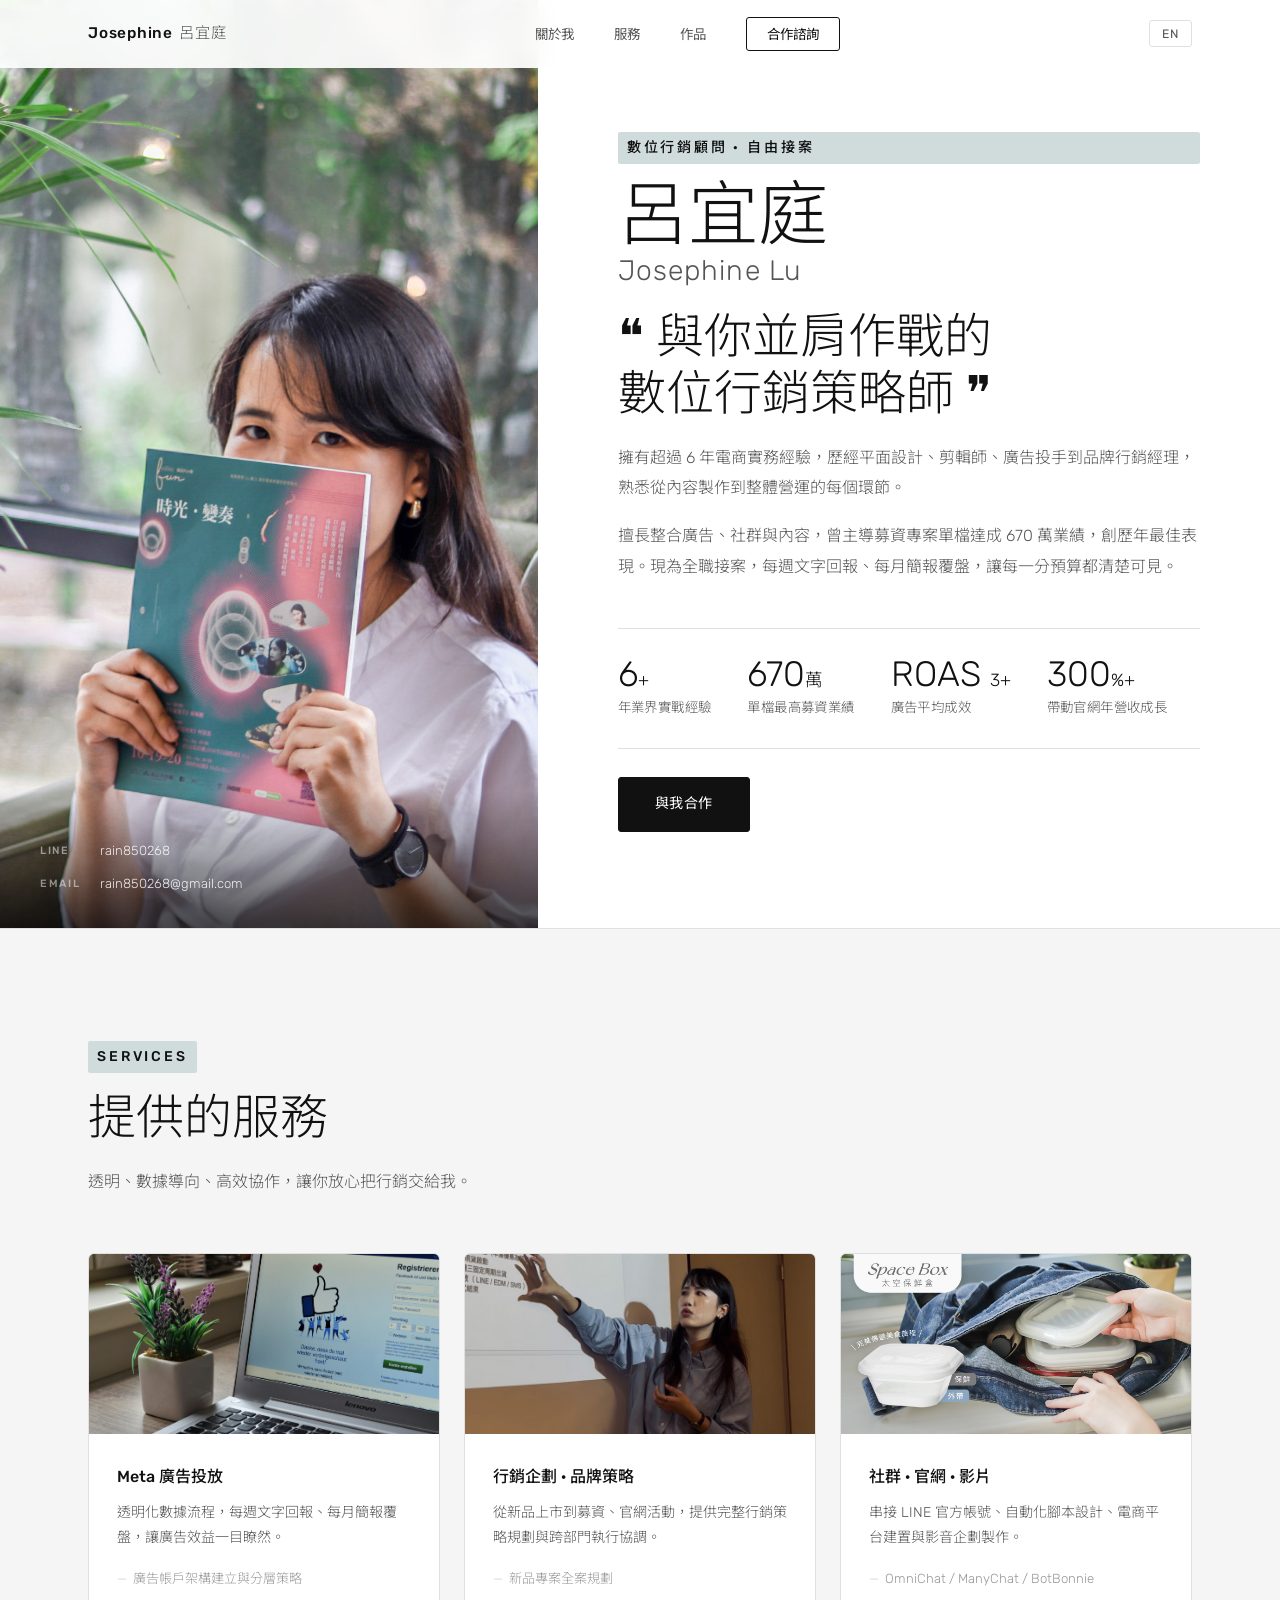
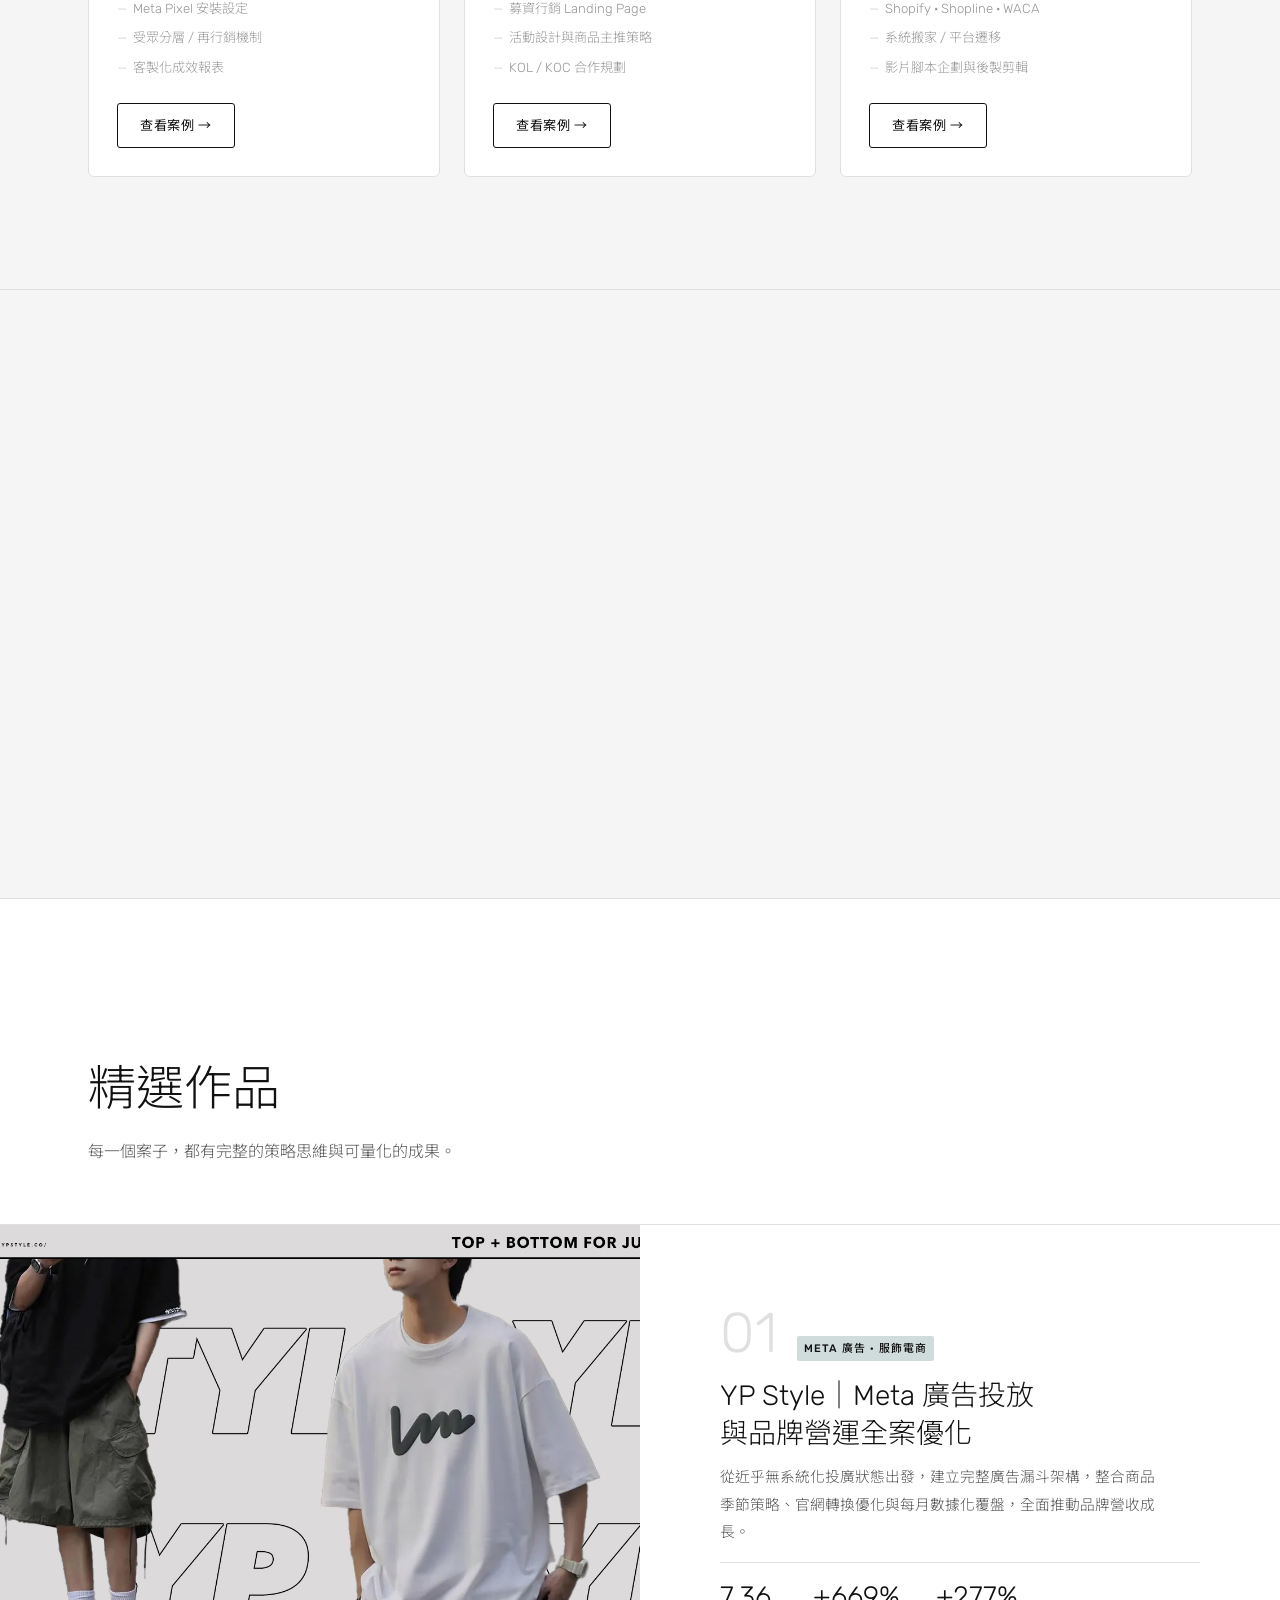
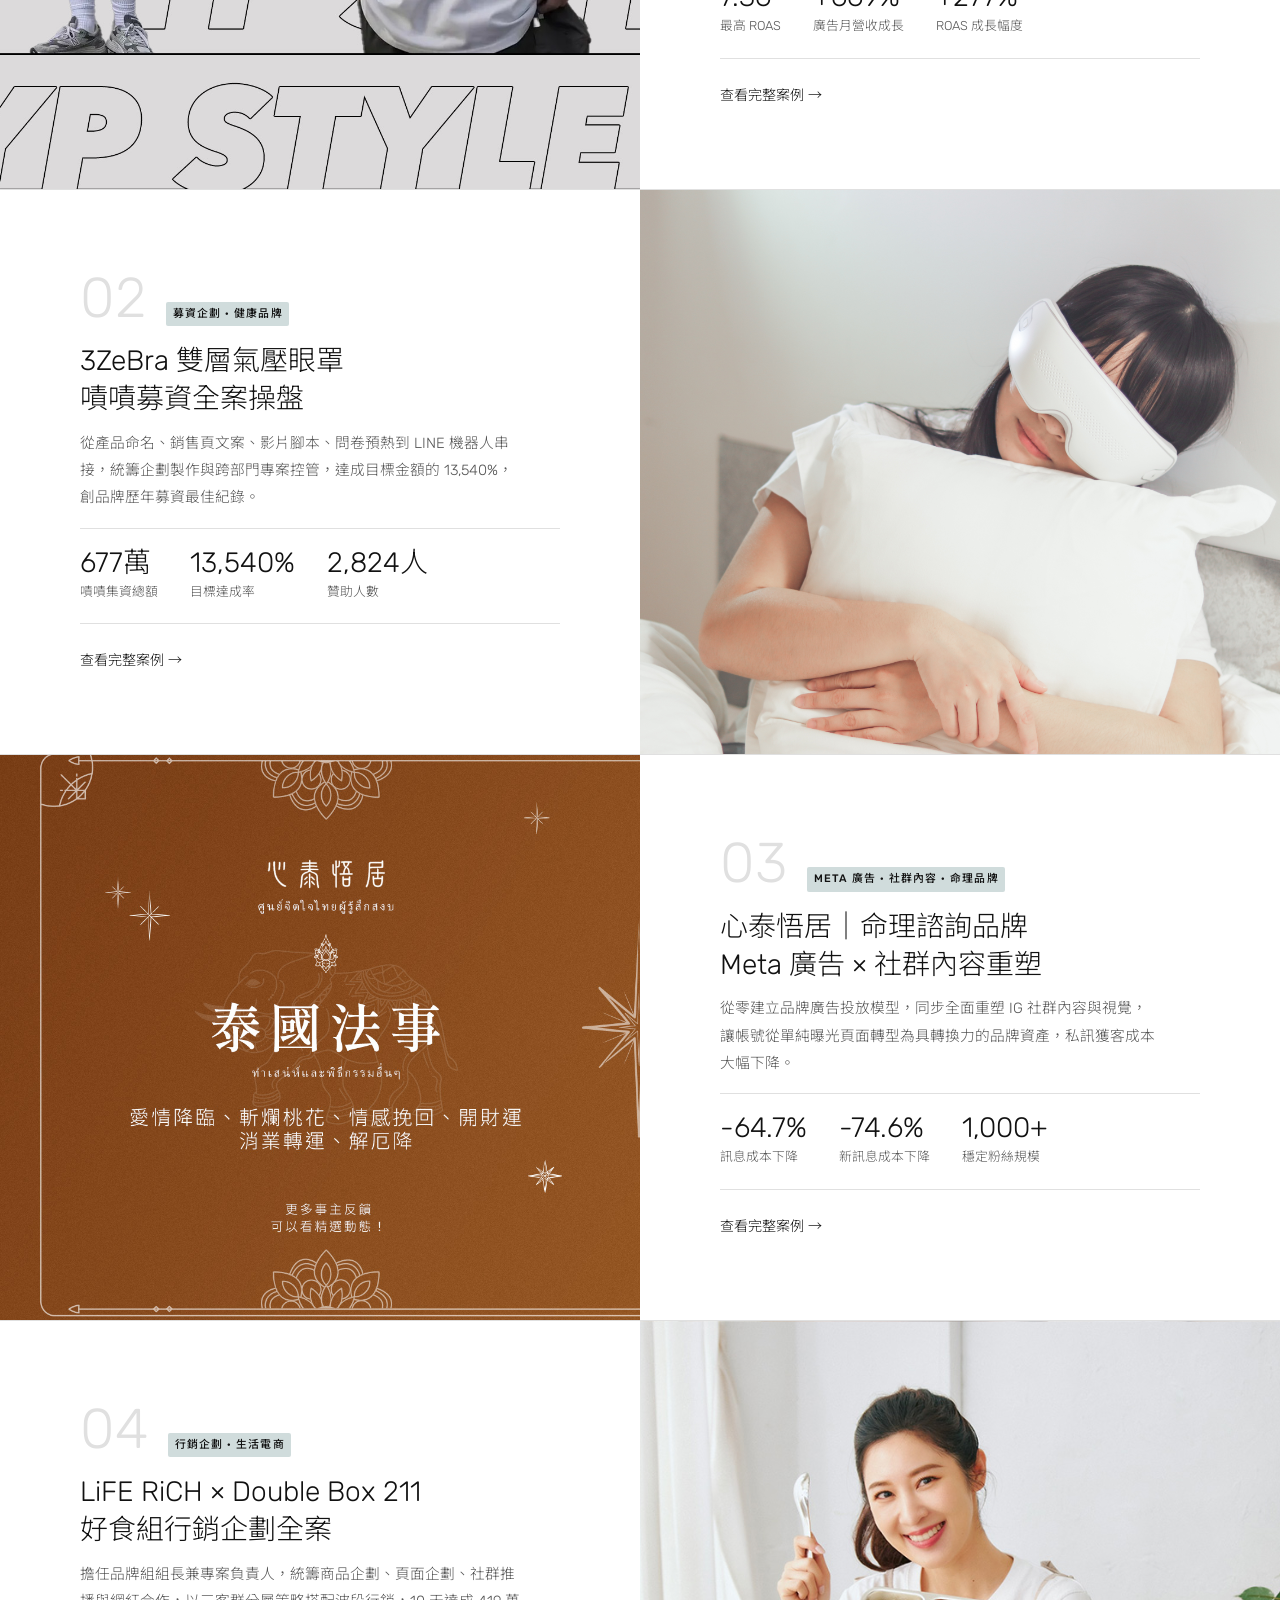
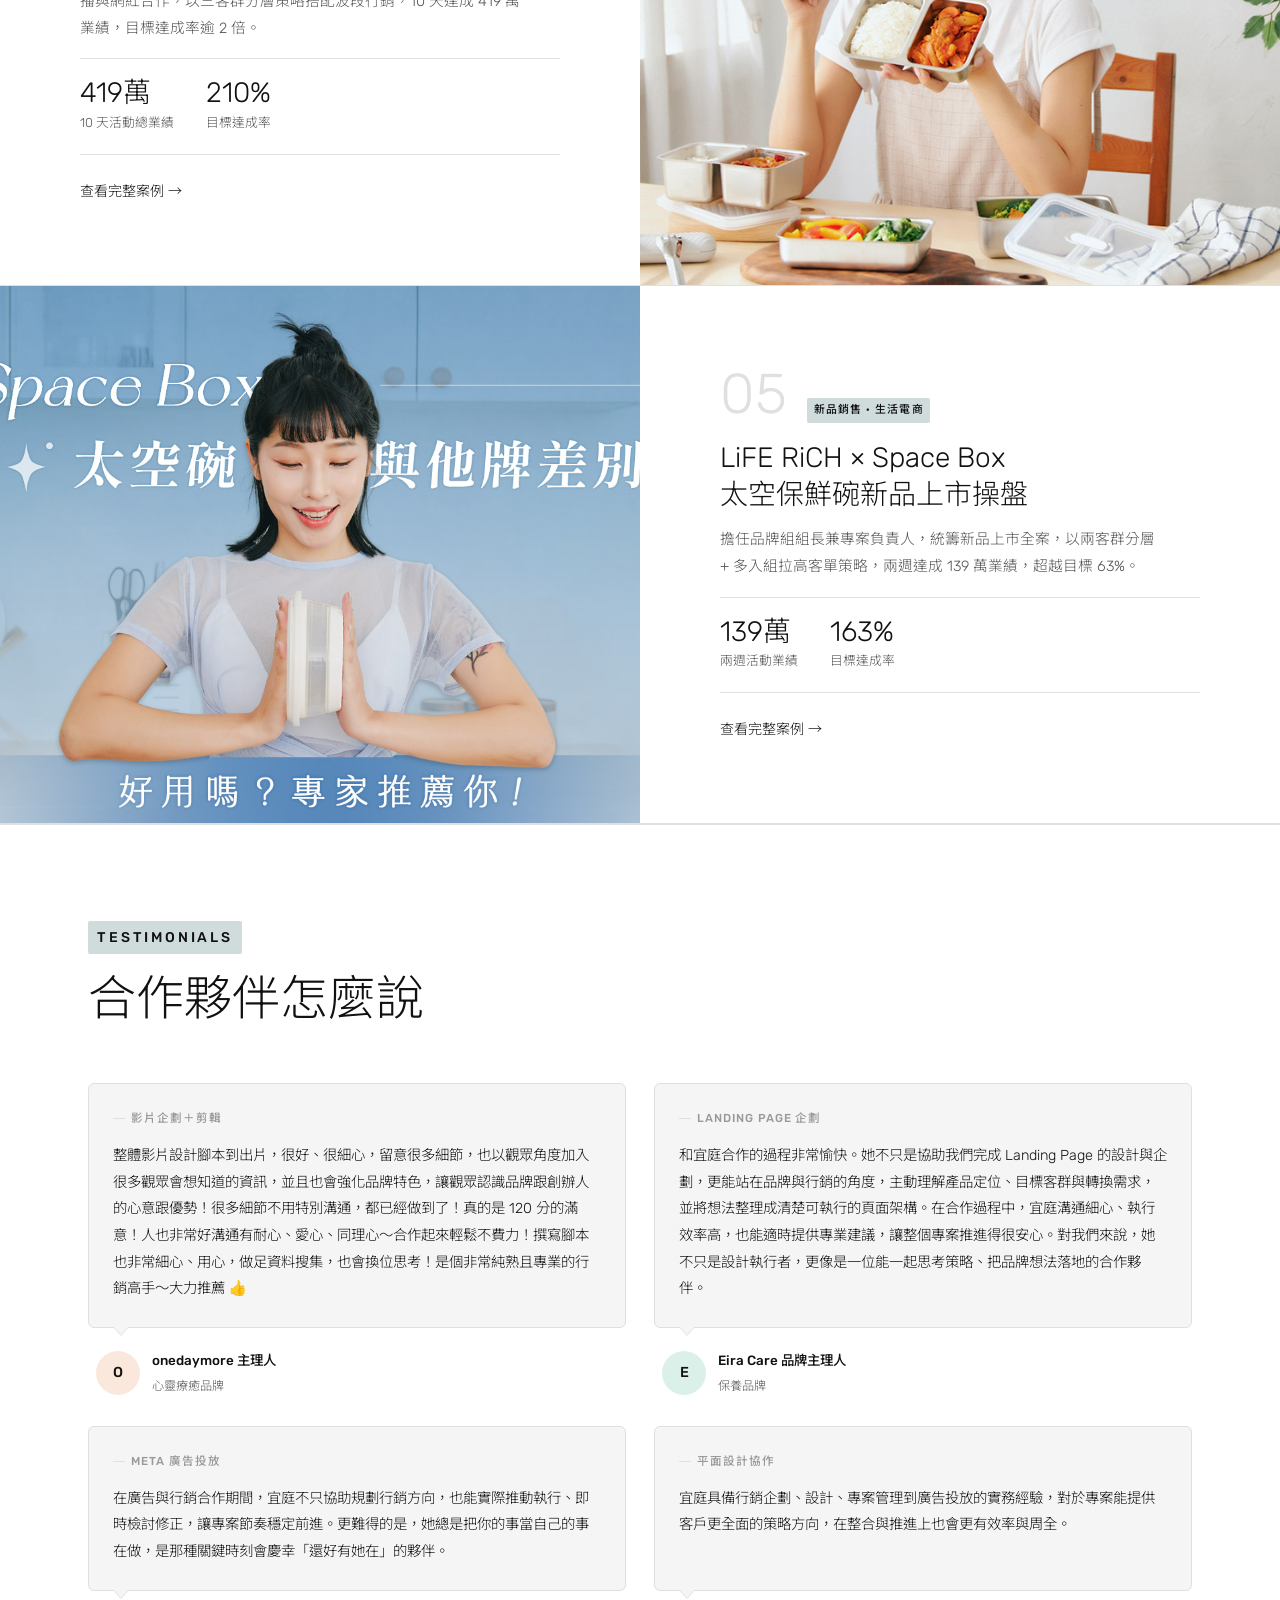
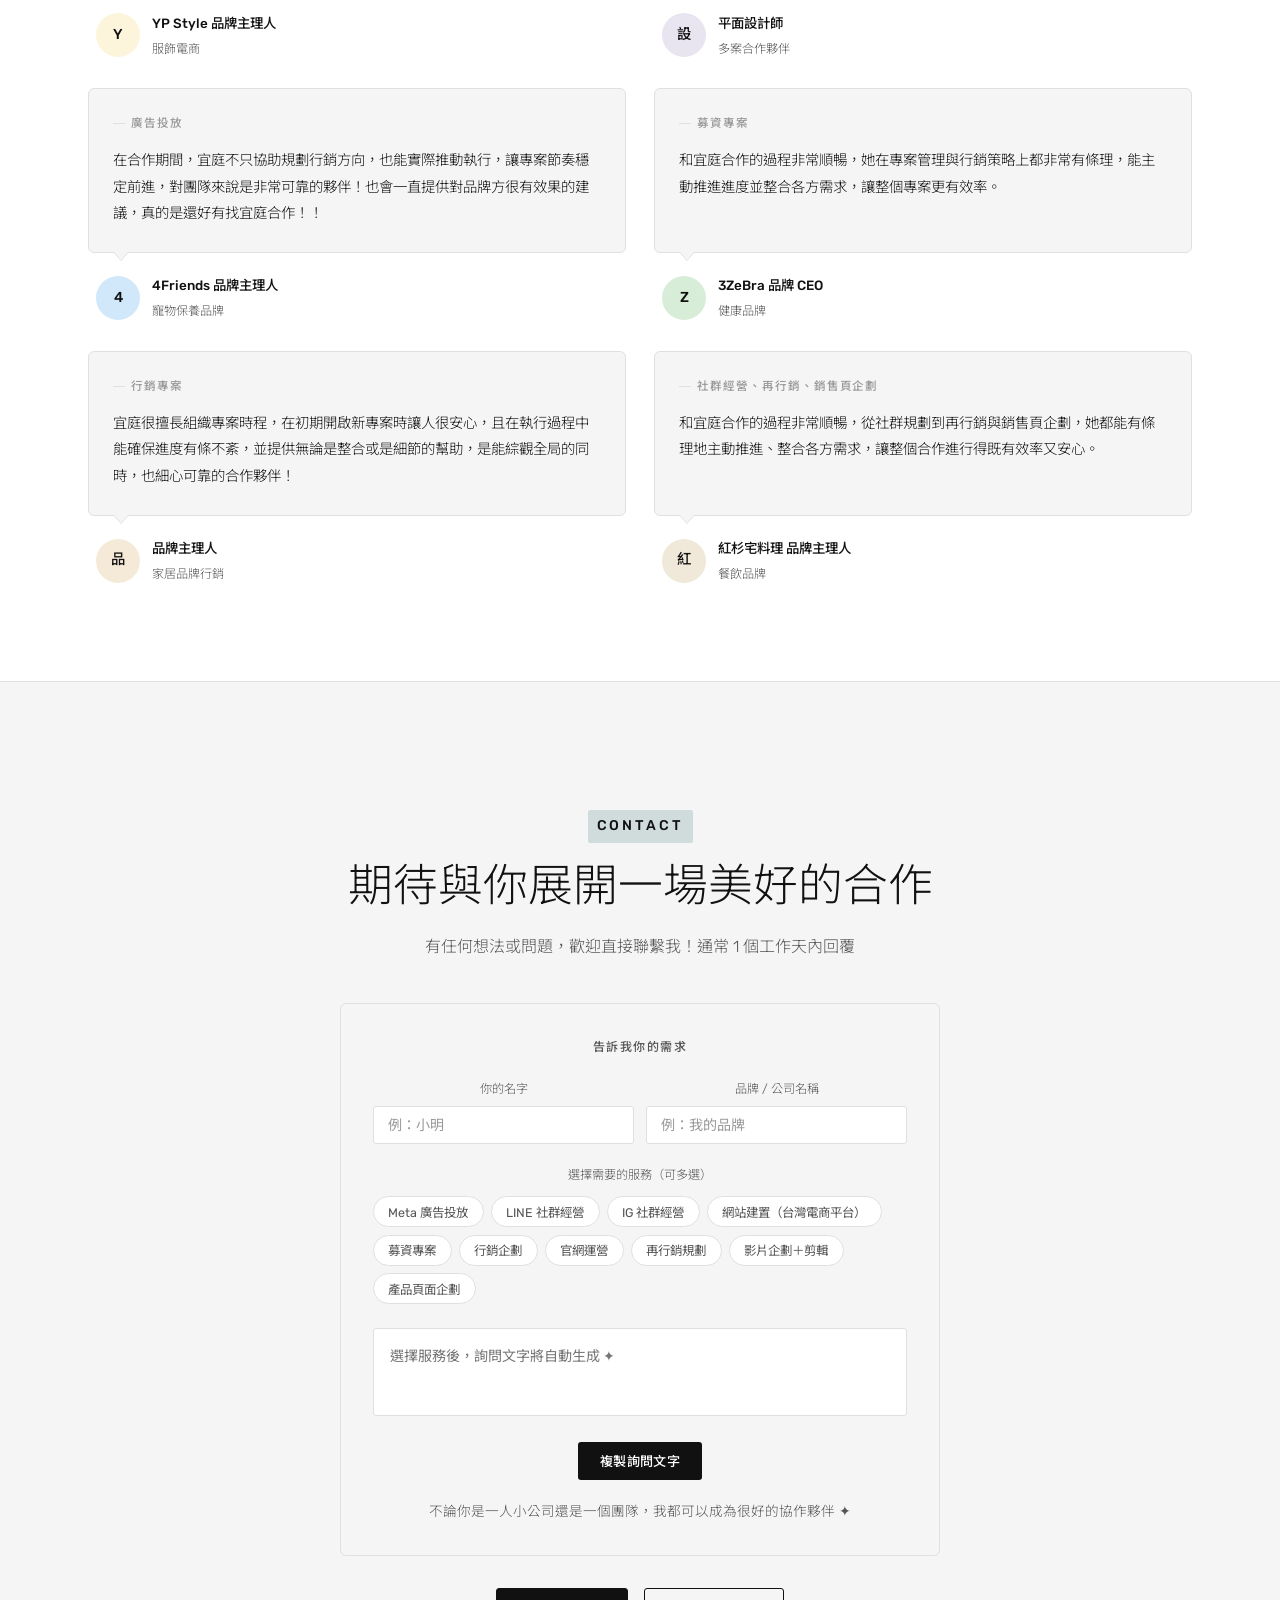
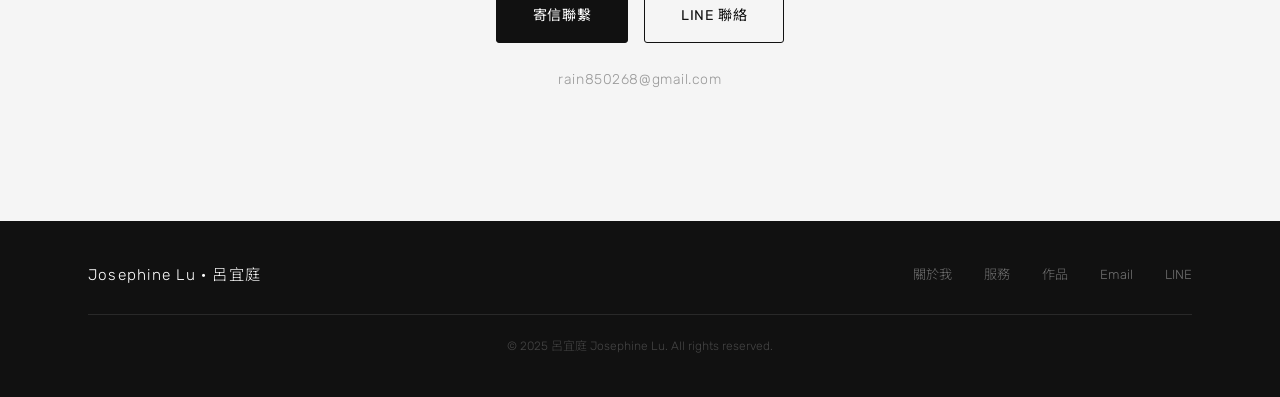
<file: index.html>
<!DOCTYPE html>
<html lang="zh-Hant">
<head>
  <meta charset="UTF-8" />
  <meta name="viewport" content="width=device-width, initial-scale=1.0" />
  <title>Josephine Lu</title>
  <meta name="description" content="Meta 廣告投放・行銷企劃・社群經營・官網建立・影片企劃。讓每一分預算都值得，讓成效一目瞭然。" />
  <link rel="preconnect" href="https://fonts.googleapis.com" />
  <link rel="preconnect" href="https://fonts.gstatic.com" crossorigin />
  <link href="https://fonts.googleapis.com/css2?family=Noto+Sans+TC:wght@300;400;500&family=Cormorant+Garamond:wght@300;400&family=Rubik:wght@300;400&display=swap" rel="stylesheet" />
  <link rel="stylesheet" href="style.css" />
</head>
<body>

  <!-- ── Navigation ── -->
  <header class="header" id="header">
    <nav class="nav container">
      <a href="#" class="nav-logo">Josephine <span>呂宜庭</span></a>
      <ul class="nav-links">
        <li><a href="#about" data-en="About">關於我</a></li>
        <li><a href="#services" data-en="Services">服務</a></li>
        <li><a href="#works" data-en="Work">作品</a></li>
        <li><a href="#contact" class="nav-cta" data-en="Let's Talk">合作諮詢</a></li>
      </ul>
      <div class="nav-right">
        <button class="lang-toggle" id="langToggle">EN</button>
        <button class="hamburger" id="hamburger" aria-label="選單">
          <span></span><span></span><span></span>
        </button>
      </div>
    </nav>
    <div class="mobile-menu" id="mobileMenu">
      <a href="#about" class="mobile-link" data-en="About">關於我</a>
      <a href="#services" class="mobile-link" data-en="Services">服務</a>
      <a href="#works" class="mobile-link" data-en="Work">作品</a>
      <a href="#contact" class="mobile-link" data-en="Let's Talk">合作諮詢</a>
    </div>
  </header>

  <!-- ── Hero + About (merged) ── -->
  <section class="about" id="about">
    <div class="about-photo">
      <img src="hero-photo.jpg" alt="呂宜庭 Josephine Lu" />
      <div class="about-contact-bar">
        <div class="about-contact-item">
          <span class="about-contact-label">LINE</span>
          <span>rain850268</span>
        </div>
        <div class="about-contact-item">
          <span class="about-contact-label">Email</span>
          <span>rain850268@gmail.com</span>
        </div>
      </div>
    </div>
    <div class="about-content">
      <p class="eyebrow reveal" data-en="Digital Marketing Consultant · Freelance">數位行銷顧問 · 自由接案</p>
      <h1 class="hero-name reveal" style="margin-bottom:1.25rem;">
        <span class="hero-name-zh">呂宜庭</span>
        <span class="hero-name-en">Josephine Lu</span>
      </h1>
      <h2 class="section-heading reveal" data-en="❝ Your partner in crime&lt;br&gt;for digital marketing ❞">❝ 與你並肩作戰的<br>數位行銷策略師 ❞</h2>
      <p class="body-text reveal" data-en="Over 6 years in e-commerce — from graphic design and video editing to running ads and leading brand strategy. I've been through every corner of the marketing world.">
        擁有超過 6 年電商實務經驗，歷經平面設計、剪輯師、廣告投手到品牌行銷經理，熟悉從內容製作到整體營運的每個環節。
      </p>
      <p class="body-text reveal" data-en="I tie ads, social, and content into one system that actually moves the needle. Led a crowdfunding campaign to NT$6.7M — a brand all-time record. Now freelancing full-time, with weekly check-ins and monthly reports so you always know where every dollar is going.">
        擅長整合廣告、社群與內容，曾主導募資專案單檔達成 670 萬業績，創歷年最佳表現。現為全職接案，每週文字回報、每月簡報覆盤，讓每一分預算都清楚可見。
      </p>
      <div class="about-stats reveal">
        <div class="stat">
          <span class="stat-n">6<small style="font-size:1.1rem">+</small></span>
          <span class="stat-l" data-en="yrs in the industry">年業界實戰經驗</span>
        </div>
        <div class="stat">
          <span class="stat-n" data-en="NT$6.7M">670<small style="font-size:1.1rem">萬</small></span>
          <span class="stat-l" data-en="single campaign record">單檔最高募資業績</span>
        </div>
        <div class="stat">
          <span class="stat-n">ROAS <small style="font-size:1.1rem">3+</small></span>
          <span class="stat-l" data-en="average ad ROAS">廣告平均成效</span>
        </div>
        <div class="stat">
          <span class="stat-n">300<small style="font-size:1.1rem">%+</small></span>
          <span class="stat-l" data-en="drove annual revenue growth">帶動官網年營收成長</span>
        </div>
      </div>
      <a href="#contact" class="btn btn-primary reveal" style="width:fit-content" data-en="Work with me">與我合作</a>
    </div>
  </section>

  <!-- ── Services ── -->
  <section class="services" id="services">
    <div class="container">
      <div class="section-header">
        <p class="eyebrow reveal">Services</p>
        <h2 class="section-heading reveal" data-en="What I Do">提供的服務</h2>
        <p class="body-text reveal" style="margin-bottom:0" data-en="Transparent, data-driven, and actually good to work with. You focus on your business — I'll handle the marketing.">透明、數據導向、高效協作，讓你放心把行銷交給我。</p>
      </div>
      <div class="svc-grid">

        <div class="svc-card reveal">
          <div class="svc-thumb svc-thumb-1" style="background-image:url(svc-meta.jpg);background-size:cover;background-position:center;">
          </div>
          <div class="svc-body">
            <h3 class="svc-title" data-en="Meta Ads">Meta 廣告投放</h3>
            <p class="svc-desc" data-en="Full transparency on every metric — weekly text updates, monthly deep-dives. No black boxes, just results.">透明化數據流程，每週文字回報、每月簡報覆盤，讓廣告效益一目瞭然。</p>
            <ul class="svc-items">
              <li data-en="Account structure &amp; audience strategy">廣告帳戶架構建立與分層策略</li>
              <li data-en="Meta Pixel setup">Meta Pixel 安裝設定</li>
              <li data-en="Audience segmentation &amp; retargeting">受眾分層 / 再行銷機制</li>
              <li data-en="Custom performance reports">客製化成效報表</li>
            </ul>
            <a href="ads.html" class="btn btn-outline" style="margin-top:1.4rem;font-size:.82rem;padding:.6rem 1.4rem;" data-en="See cases →">查看案例 →</a>
          </div>
        </div>

        <div class="svc-card reveal">
          <div class="svc-thumb svc-thumb-2" style="background-image:url(svc-marketing.jpg);background-size:cover;background-position:center;">
          </div>
          <div class="svc-body">
            <h3 class="svc-title" data-en="Marketing Strategy">行銷企劃 · 品牌策略</h3>
            <p class="svc-desc" data-en="From new product launches to crowdfunding and promos — full-funnel strategy with cross-team execution.">從新品上市到募資、官網活動，提供完整行銷策略規劃與跨部門執行協調。</p>
            <ul class="svc-items">
              <li data-en="Full new product launch planning">新品專案全案規劃</li>
              <li data-en="Crowdfunding landing pages">募資行銷 Landing Page</li>
              <li data-en="Campaign design &amp; product push strategy">活動設計與商品主推策略</li>
              <li data-en="KOL / KOC collaboration">KOL / KOC 合作規劃</li>
            </ul>
            <a href="marketing.html" class="btn btn-outline" style="margin-top:1.4rem;font-size:.82rem;padding:.6rem 1.4rem;" data-en="See cases →">查看案例 →</a>
          </div>
        </div>

        <div class="svc-card reveal">
          <div class="svc-thumb svc-thumb-3" style="background-image:url(svc-social.jpg);background-size:cover;background-position:center;">
          </div>
          <div class="svc-body">
            <h3 class="svc-title" data-en="Social · Web · Video">社群 · 官網 · 影片</h3>
            <p class="svc-desc" data-en="LINE automation, chatbot setup, e-commerce platform builds, and video production from script to final cut.">串接 LINE 官方帳號、自動化腳本設計、電商平台建置與影音企劃製作。</p>
            <ul class="svc-items">
              <li>OmniChat / ManyChat / BotBonnie</li>
              <li>Shopify · Shopline · WACA</li>
              <li data-en="Platform migration">系統搬家 / 平台遷移</li>
              <li data-en="Video scripting &amp; editing">影片腳本企劃與後製剪輯</li>
            </ul>
            <a href="services.html" class="btn btn-outline" style="margin-top:1.4rem;font-size:.82rem;padding:.6rem 1.4rem;" data-en="See cases →">查看案例 →</a>
          </div>
        </div>

      </div>
    </div>
  </section>

  <!-- ── Dashboard Showcase ── -->
  <section class="dash-showcase" id="dashboard">
    <div class="container">
      <div class="dash-showcase-inner">
        <div>
          <p class="eyebrow reveal">Data Dashboard</p>
          <span class="dash-showcase-sub reveal" data-en="Real-time dashboards &amp; analytics">視覺化數據圖表、分析</span>
          <h2 class="section-heading reveal" data-en="Data that talks,&lt;br&gt;decisions move faster">讓數據說話，<br>讓決策更快</h2>
          <p class="body-text reveal" data-en="For long-term clients, I build custom real-time dashboards that pull data from LINE, EDM, automation flows, and all key channels — ROAS, repurchase rate, acquisition cost — all in one place and fully trackable.">針對長期合作客戶，提供客製化的即時成效儀表板。整合 LINE、EDM、自動化行銷腳本等多渠道數據，以視覺化方式呈現 ROAS、回購率、觸及成本等核心指標，讓每一筆預算的流向都清晰可追溯。</p>
          <a href="#contact" class="btn btn-primary reveal" style="width:fit-content;margin-top:.5rem;" data-en="Book a call">預約諮詢</a>
        </div>
        <div class="dash-showcase-img reveal">
          <img src="dashboard-preview.jpg" alt="成效儀表板" loading="lazy" />
        </div>
      </div>
    </div>
  </section>

  <!-- ── Works ── -->
  <section class="works" id="works">
    <div class="container">
      <div class="section-header">
        <p class="eyebrow reveal">Portfolio</p>
        <h2 class="section-heading reveal" data-en="Selected Work">精選作品</h2>
        <p class="body-text reveal" style="margin-bottom:0" data-en="Every project comes with clear strategy and numbers that prove it.">每一個案子，都有完整的策略思維與可量化的成果。</p>
      </div>
    </div>

    <div class="works-list">

      <!-- 01 YP Style -->
      <div class="work-item">
        <div class="work-item-visual wv-1" style="background-image:url(work-yp.jpg);background-size:cover;background-position:center;">
        </div>
        <div class="work-item-body">
          <div class="work-item-head">
            <span class="work-num">01</span>
            <span class="work-cat" data-en="Meta Ads · Fashion E-commerce">Meta 廣告 · 服飾電商</span>
          </div>
          <h3 class="work-item-title" data-en="YP Style｜Meta Ads&lt;br&gt;&amp; Full-Brand Growth">YP Style｜Meta 廣告投放<br>與品牌營運全案優化</h3>
          <p class="work-item-desc" data-en="Built a complete ad funnel from zero — integrating seasonal product strategy, site conversion optimization, and monthly data reviews to drive consistent revenue growth.">從近乎無系統化投廣狀態出發，建立完整廣告漏斗架構，整合商品季節策略、官網轉換優化與每月數據化覆盤，全面推動品牌營收成長。</p>
          <div class="work-item-metrics">
            <div class="wm">
              <span class="wm-n">7.36</span>
              <span class="wm-l" data-en="Peak ROAS">最高 ROAS</span>
            </div>
            <div class="wm">
              <span class="wm-n">+669%</span>
              <span class="wm-l" data-en="Monthly revenue growth">廣告月營收成長</span>
            </div>
            <div class="wm">
              <span class="wm-n">+277%</span>
              <span class="wm-l" data-en="ROAS growth">ROAS 成長幅度</span>
            </div>
          </div>
          <a href="yp-style.html" class="work-item-link" data-en="View full case →">查看完整案例 →</a>
        </div>
      </div>

      <!-- 02 3ZeBra 眼罩 -->
      <div class="work-item work-item--rev">
        <div class="work-item-body">
          <div class="work-item-head">
            <span class="work-num">02</span>
            <span class="work-cat" data-en="Crowdfunding · Health Brand">募資企劃 · 健康品牌</span>
          </div>
          <h3 class="work-item-title" data-en="3ZeBra Eye Massager&lt;br&gt;Crowdfunding Campaign">3ZeBra 雙層氣壓眼罩<br>嘖嘖募資全案操盤</h3>
          <p class="work-item-desc" data-en="From product naming and sales page copy to video scripts, survey warm-ups, and LINE chatbot integration — managed cross-team execution and hit 13,540% of goal, a brand record.">從產品命名、銷售頁文案、影片腳本、問卷預熱到 LINE 機器人串接，統籌企劃製作與跨部門專案控管，達成目標金額的 13,540%，創品牌歷年募資最佳紀錄。</p>
          <div class="work-item-metrics">
            <div class="wm">
              <span class="wm-n" data-en="NT$6.77M">677萬</span>
              <span class="wm-l" data-en="Total raised">嘖嘖集資總額</span>
            </div>
            <div class="wm">
              <span class="wm-n">13,540%</span>
              <span class="wm-l" data-en="Goal achieved">目標達成率</span>
            </div>
            <div class="wm">
              <span class="wm-n" data-en="2,824">2,824人</span>
              <span class="wm-l" data-en="Backers">贊助人數</span>
            </div>
          </div>
          <a href="3zebra-eye.html" class="work-item-link" data-en="View full case →">查看完整案例 →</a>
        </div>
        <div class="work-item-visual wv-2" style="background-image:url(work-3zebra.jpg);background-size:cover;background-position:center;">
        </div>
      </div>

      <!-- 03 心泰悟居 -->
      <div class="work-item">
        <div class="work-item-visual wv-3" style="background-image:url(work-xintai.jpg);background-size:cover;background-position:center;">
        </div>
        <div class="work-item-body">
          <div class="work-item-head">
            <span class="work-num">03</span>
            <span class="work-cat" data-en="Meta Ads · Content · Fortune-Telling Brand">Meta 廣告 · 社群內容 · 命理品牌</span>
          </div>
          <h3 class="work-item-title" data-en="XinTai｜Fortune Brand&lt;br&gt;Meta Ads × Content Rebuild">心泰悟居｜命理諮詢品牌<br>Meta 廣告 × 社群內容重塑</h3>
          <p class="work-item-desc" data-en="Built a brand ad model from scratch while simultaneously overhauling all IG content and visuals — turning the account from a broadcast page into a conversion asset. Messaging acquisition cost dropped significantly.">從零建立品牌廣告投放模型，同步全面重塑 IG 社群內容與視覺，讓帳號從單純曝光頁面轉型為具轉換力的品牌資產，私訊獲客成本大幅下降。</p>
          <div class="work-item-metrics">
            <div class="wm">
              <span class="wm-n">-64.7%</span>
              <span class="wm-l" data-en="Messaging cost down">訊息成本下降</span>
            </div>
            <div class="wm">
              <span class="wm-n">-74.6%</span>
              <span class="wm-l" data-en="New message cost down">新訊息成本下降</span>
            </div>
            <div class="wm">
              <span class="wm-n">1,000+</span>
              <span class="wm-l" data-en="Stable followers">穩定粉絲規模</span>
            </div>
          </div>
          <a href="xintai.html" class="work-item-link" data-en="View full case →">查看完整案例 →</a>
        </div>
      </div>

      <!-- 04 Double Box 211 -->
      <div class="work-item work-item--rev">
        <div class="work-item-body">
          <div class="work-item-head">
            <span class="work-num">04</span>
            <span class="work-cat" data-en="Campaign Strategy · Lifestyle E-com">行銷企劃 · 生活電商</span>
          </div>
          <h3 class="work-item-title" data-en="LiFE RiCH × Double Box 211&lt;br&gt;Campaign Planning">LiFE RiCH × Double Box 211<br>好食組行銷企劃全案</h3>
          <p class="work-item-desc" data-en="Served as brand team lead and project owner — product planning, landing pages, push campaigns, and influencer coordination. Three-tier audience strategy with wave marketing hit NT$4.19M in 10 days at 210% of target.">擔任品牌組組長兼專案負責人，統籌商品企劃、頁面企劃、社群推播與網紅合作，以三客群分層策略搭配波段行銷，10 天達成 419 萬業績，目標達成率逾 2 倍。</p>
          <div class="work-item-metrics">
            <div class="wm">
              <span class="wm-n" data-en="NT$4.19M">419萬</span>
              <span class="wm-l" data-en="Revenue in 10 days">10 天活動總業績</span>
            </div>
            <div class="wm">
              <span class="wm-n">210%</span>
              <span class="wm-l" data-en="Goal achieved">目標達成率</span>
            </div>
          </div>
          <a href="doublebox.html" class="work-item-link" data-en="View full case →">查看完整案例 →</a>
        </div>
        <div class="work-item-visual wv-5" style="background-image:url(work-doublebox.jpg);background-size:cover;background-position:center;">
        </div>
      </div>

      <!-- 05 Space Box 太空保鮮碗 -->
      <div class="work-item">
        <div class="work-item-visual wv-4" style="background-image:url(work-spacebox.jpg);background-size:cover;background-position:center;">
        </div>
        <div class="work-item-body">
          <div class="work-item-head">
            <span class="work-num">05</span>
            <span class="work-cat" data-en="New Product Launch · Lifestyle E-com">新品銷售 · 生活電商</span>
          </div>
          <h3 class="work-item-title" data-en="LiFE RiCH × Space Box&lt;br&gt;New Product Launch">LiFE RiCH × Space Box<br>太空保鮮碗新品上市操盤</h3>
          <p class="work-item-desc" data-en="Brand team lead on a full new product launch — two-tier audience strategy with bundle upsell design hit NT$1.39M in two weeks, exceeding target by 63%.">擔任品牌組組長兼專案負責人，統籌新品上市全案，以兩客群分層 + 多入組拉高客單策略，兩週達成 139 萬業績，超越目標 63%。</p>
          <div class="work-item-metrics">
            <div class="wm">
              <span class="wm-n" data-en="NT$1.39M">139萬</span>
              <span class="wm-l" data-en="Revenue in 2 wks">兩週活動業績</span>
            </div>
            <div class="wm">
              <span class="wm-n">163%</span>
              <span class="wm-l" data-en="Goal achieved">目標達成率</span>
            </div>
          </div>
          <a href="spacebox.html" class="work-item-link" data-en="View full case →">查看完整案例 →</a>
        </div>
      </div>

    </div>
  </section>

  <!-- ── Testimonials ── -->
  <section class="testimonials" id="testimonials">
    <div class="container">
      <div class="section-header">
        <p class="eyebrow reveal">Testimonials</p>
        <h2 class="section-heading reveal" data-en="What Clients Say">合作夥伴怎麼說</h2>
      </div>
      <div class="testi-grid">

        <!-- onedaymore -->
        <div class="testi-card reveal">
          <div class="testi-bubble">
            <div class="testi-tag">影片企劃＋剪輯</div>
            <p class="testi-quote">整體影片設計腳本到出片，很好、很細心，留意很多細節，也以觀眾角度加入很多觀眾會想知道的資訊，並且也會強化品牌特色，讓觀眾認識品牌跟創辦人的心意跟優勢！很多細節不用特別溝通，都已經做到了！真的是 120 分的滿意！人也非常好溝通有耐心、愛心、同理心～合作起來輕鬆不費力！撰寫腳本也非常細心、用心，做足資料搜集，也會換位思考！是個非常純熟且專業的行銷高手～大力推薦 👍</p>
          </div>
          <div class="testi-author-row">
            <div class="testi-avatar" style="background:#FAE8DC;">O</div>
            <div>
              <div class="testi-name">onedaymore 主理人</div>
              <div class="testi-brand">心靈療癒品牌</div>
            </div>
          </div>
        </div>

        <!-- Eira Care -->
        <div class="testi-card reveal">
          <div class="testi-bubble">
            <div class="testi-tag">Landing Page 企劃</div>
            <p class="testi-quote">和宜庭合作的過程非常愉快。她不只是協助我們完成 Landing Page 的設計與企劃，更能站在品牌與行銷的角度，主動理解產品定位、目標客群與轉換需求，並將想法整理成清楚可執行的頁面架構。在合作過程中，宜庭溝通細心、執行效率高，也能適時提供專業建議，讓整個專案推進得很安心。對我們來說，她不只是設計執行者，更像是一位能一起思考策略、把品牌想法落地的合作夥伴。</p>
          </div>
          <div class="testi-author-row">
            <div class="testi-avatar" style="background:#DCF0EA;">E</div>
            <div>
              <div class="testi-name">Eira Care 品牌主理人</div>
              <div class="testi-brand">保養品牌</div>
            </div>
          </div>
        </div>

        <!-- YP Style -->
        <div class="testi-card reveal">
          <div class="testi-bubble">
            <div class="testi-tag">Meta 廣告投放</div>
            <p class="testi-quote">在廣告與行銷合作期間，宜庭不只協助規劃行銷方向，也能實際推動執行、即時檢討修正，讓專案節奏穩定前進。更難得的是，她總是把你的事當自己的事在做，是那種關鍵時刻會慶幸「還好有她在」的夥伴。</p>
          </div>
          <div class="testi-author-row">
            <div class="testi-avatar" style="background:#FDF4DC;">Y</div>
            <div>
              <div class="testi-name">YP Style 品牌主理人</div>
              <div class="testi-brand">服飾電商</div>
            </div>
          </div>
        </div>

        <!-- 平面設計師 -->
        <div class="testi-card reveal">
          <div class="testi-bubble">
            <div class="testi-tag">平面設計協作</div>
            <p class="testi-quote">宜庭具備行銷企劃、設計、專案管理到廣告投放的實務經驗，對於專案能提供客戶更全面的策略方向，在整合與推進上也會更有效率與周全。</p>
          </div>
          <div class="testi-author-row">
            <div class="testi-avatar" style="background:#E8E4F0;">設</div>
            <div>
              <div class="testi-name">平面設計師</div>
              <div class="testi-brand">多案合作夥伴</div>
            </div>
          </div>
        </div>

        <!-- 4Friends -->
        <div class="testi-card reveal">
          <div class="testi-bubble">
            <div class="testi-tag">廣告投放</div>
            <p class="testi-quote">在合作期間，宜庭不只協助規劃行銷方向，也能實際推動執行，讓專案節奏穩定前進，對團隊來說是非常可靠的夥伴！也會一直提供對品牌方很有效果的建議，真的是還好有找宜庭合作！！</p>
          </div>
          <div class="testi-author-row">
            <div class="testi-avatar" style="background:#D0E8FA;">4</div>
            <div>
              <div class="testi-name">4Friends 品牌主理人</div>
              <div class="testi-brand">寵物保養品牌</div>
            </div>
          </div>
        </div>

        <!-- 3ZeBra -->
        <div class="testi-card reveal">
          <div class="testi-bubble">
            <div class="testi-tag">募資專案</div>
            <p class="testi-quote">和宜庭合作的過程非常順暢，她在專案管理與行銷策略上都非常有條理，能主動推進進度並整合各方需求，讓整個專案更有效率。</p>
          </div>
          <div class="testi-author-row">
            <div class="testi-avatar" style="background:#D8EDD8;">Z</div>
            <div>
              <div class="testi-name">3ZeBra 品牌 CEO</div>
              <div class="testi-brand">健康品牌</div>
            </div>
          </div>
        </div>

        <!-- 家居品牌行銷 -->
        <div class="testi-card reveal">
          <div class="testi-bubble">
            <div class="testi-tag">行銷專案</div>
            <p class="testi-quote">宜庭很擅長組織專案時程，在初期開啟新專案時讓人很安心，且在執行過程中能確保進度有條不紊，並提供無論是整合或是細節的幫助，是能綜觀全局的同時，也細心可靠的合作夥伴！</p>
          </div>
          <div class="testi-author-row">
            <div class="testi-avatar" style="background:#F5EAD8;">品</div>
            <div>
              <div class="testi-name">品牌主理人</div>
              <div class="testi-brand">家居品牌行銷</div>
            </div>
          </div>
        </div>

        <!-- 紅杉宅料理 -->
        <div class="testi-card reveal">
          <div class="testi-bubble">
            <div class="testi-tag">社群經營、再行銷、銷售頁企劃</div>
            <p class="testi-quote">和宜庭合作的過程非常順暢，從社群規劃到再行銷與銷售頁企劃，她都能有條理地主動推進、整合各方需求，讓整個合作進行得既有效率又安心。</p>
          </div>
          <div class="testi-author-row">
            <div class="testi-avatar" style="background:#F0E8D8;">紅</div>
            <div>
              <div class="testi-name">紅杉宅料理 品牌主理人</div>
              <div class="testi-brand">餐飲品牌</div>
            </div>
          </div>
        </div>

      </div>
    </div>
  </section>

  <!-- ── Contact ── -->
  <section class="contact" id="contact">
    <div class="container">
      <div class="contact-inner">
        <p class="eyebrow reveal">Contact</p>
        <h2 class="section-heading reveal" style="font-size:clamp(1.1rem,4.5vw,2.8rem);" data-en="Let's build something great together">期待與你展開一場美好的合作</h2>
        <p class="body-text reveal" data-en="Got a project in mind? Drop me a line — I usually reply within one business day.">有任何想法或問題，歡迎直接聯繫我！通常 1 個工作天內回覆</p>
        <!-- ── Inquiry Builder ── -->
        <div class="inquiry-builder reveal">
          <p class="inquiry-builder-label" data-en="Tell me what you need">告訴我你的需求</p>
          <div class="inquiry-inputs">
            <div class="inquiry-field">
              <label for="inquiryName" data-en="Your name">你的名字</label>
              <input type="text" id="inquiryName" class="inquiry-input" placeholder="例：小明">
            </div>
            <div class="inquiry-field">
              <label for="inquiryBrand" data-en="Brand / Company">品牌 / 公司名稱</label>
              <input type="text" id="inquiryBrand" class="inquiry-input" placeholder="例：我的品牌">
            </div>
          </div>
          <p class="inquiry-pills-label" data-en="Select services (multi-select ok)">選擇需要的服務（可多選）</p>
          <div class="inquiry-pills">
            <button class="inquiry-pill" data-svc="Meta 廣告投放" data-en="Meta Ads">Meta 廣告投放</button>
            <button class="inquiry-pill" data-svc="LINE 社群經營" data-en="LINE Marketing">LINE 社群經營</button>
            <button class="inquiry-pill" data-svc="IG 社群經營" data-en="IG Marketing">IG 社群經營</button>
            <button class="inquiry-pill" data-svc="網站建置（台灣電商平台）" data-en="Website Setup">網站建置（台灣電商平台）</button>
            <button class="inquiry-pill" data-svc="募資專案" data-en="Crowdfunding">募資專案</button>
            <button class="inquiry-pill" data-svc="行銷企劃" data-en="Marketing Strategy">行銷企劃</button>
            <button class="inquiry-pill" data-svc="官網運營" data-en="Site Operations">官網運營</button>
            <button class="inquiry-pill" data-svc="再行銷規劃" data-en="Retargeting">再行銷規劃</button>
            <button class="inquiry-pill" data-svc="影片企劃＋剪輯" data-en="Video Production">影片企劃＋剪輯</button>
            <button class="inquiry-pill" data-svc="產品頁面企劃" data-en="Landing Page">產品頁面企劃</button>
          </div>
          <textarea class="inquiry-output" id="inquiryOutput" readonly placeholder="選擇服務後，詢問文字將自動生成 ✦"></textarea>
          <button class="inquiry-copy-btn" id="inquiryCopy" data-en="Copy inquiry text">複製詢問文字</button>
          <p class="inquiry-note" data-en="Whether you're a solo founder or part of a bigger team — I'd love to be your collaborator. ✦">不論你是一人小公司還是一個團隊，我都可以成為很好的協作夥伴 ✦</p>
        </div>

        <div class="contact-actions reveal">
          <a href="mailto:rain850268@gmail.com" class="btn btn-primary" data-en="Send Email">寄信聯繫</a>
          <a href="https://line.me/ti/p/KwawGJJVZO" target="_blank" rel="noopener" class="btn btn-outline" data-en="LINE Message">LINE 聯絡</a>
        </div>
        <p class="contact-email reveal">rain850268@gmail.com</p>
      </div>
    </div>
  </section>

  <!-- ── Footer ── -->
  <footer class="footer">
    <div class="container">
      <div class="footer-top">
        <p class="footer-brand">Josephine Lu · 呂宜庭</p>
        <nav class="footer-nav">
          <a href="#about" data-en="About">關於我</a>
          <a href="#services" data-en="Services">服務</a>
          <a href="#works" data-en="Work">作品</a>
          <a href="mailto:rain850268@gmail.com">Email</a>
          <a href="https://line.me/ti/p/KwawGJJVZO" target="_blank" rel="noopener">LINE</a>
        </nav>
      </div>
      <p class="footer-copy">© 2025 呂宜庭 Josephine Lu. All rights reserved.</p>
    </div>
  </footer>

  <script src="script.js"></script>
</body>
</html>
</file>
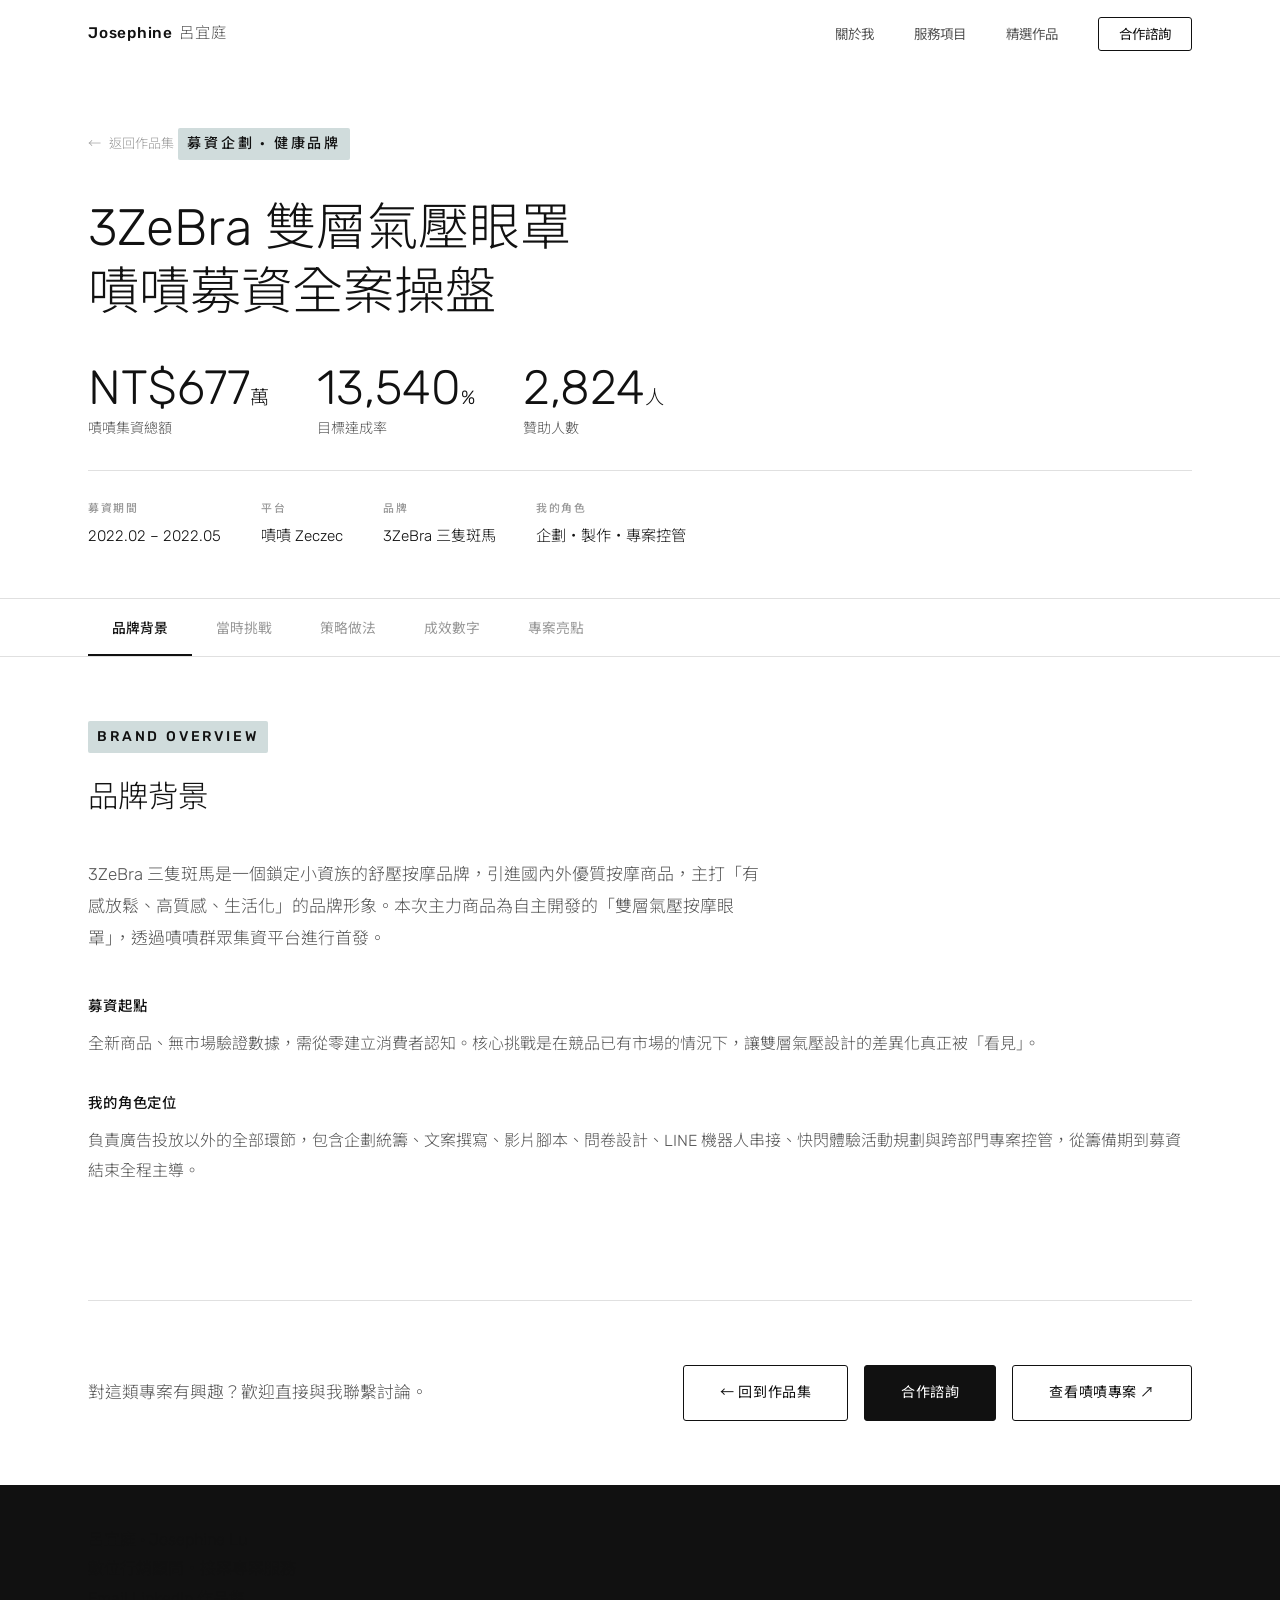
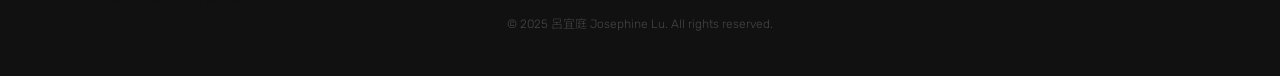
<file: 3zebra-eye.html>
<!DOCTYPE html>
<html lang="zh-Hant">
<head>
  <meta charset="UTF-8" />
  <meta name="viewport" content="width=device-width, initial-scale=1.0" />
  <title>3ZeBra 雙層氣壓眼罩｜嘖嘖募資全案操盤 · 呂宜庭作品集</title>
  <meta name="description" content="3ZeBra 雙層氣壓按摩眼罩嘖嘖募資全案：集資 NT$6,770,328，達成率 13,540%，2,824 名贊助者。負責企劃、文案、影片腳本、問卷機器人與專案控管。" />
  <link rel="preconnect" href="https://fonts.googleapis.com" />
  <link rel="preconnect" href="https://fonts.gstatic.com" crossorigin />
  <link href="https://fonts.googleapis.com/css2?family=Noto+Sans+TC:wght@300;400;500&family=Cormorant+Garamond:wght@300;400&family=Rubik:wght@300;400&display=swap" rel="stylesheet" />
  <link rel="stylesheet" href="style.css" />
</head>
<body>

  <!-- ── Navigation ── -->
  <header class="header" id="header">
    <nav class="nav container">
      <a href="index.html" class="nav-logo">Josephine <span>呂宜庭</span></a>
      <ul class="nav-links">
        <li><a href="index.html#about">關於我</a></li>
        <li><a href="index.html#services">服務項目</a></li>
        <li><a href="index.html#works">精選作品</a></li>
        <li><a href="index.html#contact" class="nav-cta">合作諮詢</a></li>
      </ul>
      <button class="hamburger" id="hamburger" aria-label="選單">
        <span></span><span></span><span></span>
      </button>
    </nav>
    <div class="mobile-menu" id="mobileMenu">
      <a href="index.html#about" class="mobile-link">關於我</a>
      <a href="index.html#services" class="mobile-link">服務項目</a>
      <a href="index.html#works" class="mobile-link">精選作品</a>
      <a href="index.html#contact" class="mobile-link">合作諮詢</a>
    </div>
  </header>

  <!-- ── Case Hero ── -->
  <section class="case-hero">
    <div class="container">
      <a href="index.html#works" class="case-back">返回作品集</a>

      <p class="eyebrow">募資企劃 · 健康品牌</p>
      <h1 class="section-title" style="font-size: clamp(2rem, 4vw, 3.2rem); max-width: 760px;">
        3ZeBra 雙層氣壓眼罩<br />嘖嘖募資全案操盤
      </h1>

      <div class="case-kpi-row">
        <div class="case-kpi">
          <span class="case-kpi-num">NT$677<small style="font-size:1.2rem">萬</small></span>
          <span class="case-kpi-label">嘖嘖集資總額</span>
        </div>
        <div class="case-kpi">
          <span class="case-kpi-num">13,540<small style="font-size:1.2rem">%</small></span>
          <span class="case-kpi-label">目標達成率</span>
        </div>
        <div class="case-kpi">
          <span class="case-kpi-num">2,824<small style="font-size:1.2rem">人</small></span>
          <span class="case-kpi-label">贊助人數</span>
        </div>
      </div>

      <div class="case-hero-meta">
        <div class="case-meta-item">
          <span class="case-meta-label">募資期間</span>
          <span class="case-meta-value">2022.02 – 2022.05</span>
        </div>
        <div class="case-meta-item">
          <span class="case-meta-label">平台</span>
          <span class="case-meta-value">嘖嘖 Zeczec</span>
        </div>
        <div class="case-meta-item">
          <span class="case-meta-label">品牌</span>
          <span class="case-meta-value">3ZeBra 三隻斑馬</span>
        </div>
        <div class="case-meta-item">
          <span class="case-meta-label">我的角色</span>
          <span class="case-meta-value">企劃・製作・專案控管</span>
        </div>
      </div>
    </div>
  </section>

  <!-- ── Tab Navigation ── -->
  <div class="case-tabs-wrap">
    <nav class="case-tabs" id="caseTabs">
      <button class="case-tab active" data-tab="background">品牌背景</button>
      <button class="case-tab" data-tab="pain">當時挑戰</button>
      <button class="case-tab" data-tab="strategy">策略做法</button>
      <button class="case-tab" data-tab="results">成效數字</button>
      <button class="case-tab" data-tab="highlights">專案亮點</button>
    </nav>
  </div>

  <!-- ── Tab Contents ── -->
  <div class="case-body">
    <div class="container">

      <!-- Tab 1: 品牌背景 -->
      <div class="case-tab-content active" id="tab-background">
        <p class="eyebrow">Brand Overview</p>
        <h2 class="case-section-title">品牌背景</h2>
        <p class="case-lead">
          3ZeBra 三隻斑馬是一個鎖定小資族的舒壓按摩品牌，引進國內外優質按摩商品，主打「有感放鬆、高質感、生活化」的品牌形象。本次主力商品為自主開發的「雙層氣壓按摩眼罩」，透過嘖嘖群眾集資平台進行首發。
        </p>

        <h3 style="font-size:.9rem; font-weight:500; letter-spacing:.06em; margin:2rem 0 .5rem; color:var(--text);">募資起點</h3>
        <p class="body-text">全新商品、無市場驗證數據，需從零建立消費者認知。核心挑戰是在競品已有市場的情況下，讓雙層氣壓設計的差異化真正被「看見」。</p>

        <h3 style="font-size:.9rem; font-weight:500; letter-spacing:.06em; margin:2rem 0 .5rem; color:var(--text);">我的角色定位</h3>
        <p class="body-text">負責廣告投放以外的全部環節，包含企劃統籌、文案撰寫、影片腳本、問卷設計、LINE 機器人串接、快閃體驗活動規劃與跨部門專案控管，從籌備期到募資結束全程主導。</p>
      </div>

      <!-- Tab 2: 當時挑戰 -->
      <div class="case-tab-content" id="tab-pain">
        <p class="eyebrow">Challenges</p>
        <h2 class="case-section-title">當時挑戰</h2>
        <p class="case-lead">
          群眾募資的本質是在短時間內快速建立陌生受眾的信任，並讓他們為一個尚未量產的商品買單。對一個從零出發的新品牌來說，每一關都是從無到有的硬仗。
        </p>
        <div class="pain-list">
          <div class="pain-item">
            <div>
              <h3 style="font-size:.95rem;font-weight:500;margin-bottom:.4rem;">全新品牌，從零建立消費者信任</h3>
              <p style="font-size:.9rem;color:var(--text-mid);line-height:1.7;">沒有品牌知名度、沒有既有顧客基礎，需要在極短時間內讓陌生消費者相信這個品牌值得預購，信任感的建立是最核心的挑戰。</p>
            </div>
          </div>
          <div class="pain-item">
            <div>
              <h3 style="font-size:.95rem;font-weight:500;margin-bottom:.4rem;">商品尚未量產，說服消費者預購需要更高說服力</h3>
              <p style="font-size:.9rem;color:var(--text-mid);line-height:1.7;">群眾募資商品無法讓消費者實際體驗，必須透過視覺呈現、文案敘事與社群口碑，讓潛在買家在「看不到、摸不到」的情況下做出購買決定。</p>
            </div>
          </div>
          <div class="pain-item">
            <div>
              <h3 style="font-size:.95rem;font-weight:500;margin-bottom:.4rem;">市場競品眾多，需要清晰的差異化定位</h3>
              <p style="font-size:.9rem;color:var(--text-mid);line-height:1.7;">同類型商品在平台上競爭激烈，如何讓消費者在眾多選項中快速看見這款商品的獨特價值，是頁面企劃與推廣策略的核心命題。</p>
            </div>
          </div>
        </div>
      </div>

      <!-- Tab 3: 策略做法 -->
      <div class="case-tab-content" id="tab-strategy">
        <p class="eyebrow">Strategy & Execution</p>
        <h2 class="case-section-title">策略做法</h2>
        <p class="case-lead">
          核心策略是把募資拆成兩個階段：「問卷預熱期」先養名單、建立期待感；「正式募資期」精準觸達、集中火力衝刺。每一個企劃環節都以這個邏輯為主軸展開。
        </p>
        <div class="strategy-grid">
          <div class="strategy-card">
            <div class="strategy-num">01</div>
            <h3 class="strategy-title">問卷預熱策略</h3>
            <p style="font-size:.9rem; color:var(--text-mid); line-height:1.7; margin-top:.5rem;">設計 Surveycake 互動問卷蒐集名單，串接 Meta Pixel 建立再行銷受眾池，為上線首日的精準觸達預做準備。</p>
          </div>
          <div class="strategy-card">
            <div class="strategy-num">02</div>
            <h3 class="strategy-title">LINE 機器人自動化串接</h3>
            <p style="font-size:.9rem; color:var(--text-mid); line-height:1.7; margin-top:.5rem;">透過 Omnichat 設計問卷後的 LINE 自動流程，上線當天精準推播，確保有購買意願的名單第一時間收到通知。</p>
          </div>
          <div class="strategy-card">
            <div class="strategy-num">03</div>
            <h3 class="strategy-title">嘖嘖銷售頁文字企劃</h3>
            <p style="font-size:.9rem; color:var(--text-mid); line-height:1.7; margin-top:.5rem;">以消費者痛點切入，結構化呈現三大核心差異化，搭配完整商品規格說明、Q&A 與退換貨政策文字。</p>
          </div>
          <div class="strategy-card">
            <div class="strategy-num">04</div>
            <h3 class="strategy-title">影片腳本企劃（雙版本）</h3>
            <p style="font-size:.9rem; color:var(--text-mid); line-height:1.7; margin-top:.5rem;">規劃問卷期與上線期兩版腳本，分別服務引發好奇與說服購買兩個目標，並同步提供 KOL 業配內容方向。</p>
          </div>
          <div class="strategy-card">
            <div class="strategy-num">05</div>
            <h3 class="strategy-title">快閃體驗活動規劃</h3>
            <p style="font-size:.9rem; color:var(--text-mid); line-height:1.7; margin-top:.5rem;">規劃線下快閃活動讓消費者實際體驗，現場回饋轉化為社群口碑素材，兼顧轉換導購與品牌形象建立。</p>
          </div>
          <div class="strategy-card">
            <div class="strategy-num">06</div>
            <h3 class="strategy-title">專案控管 & 跨部門協調</h3>
            <p style="font-size:.9rem; color:var(--text-mid); line-height:1.7; margin-top:.5rem;">以甘特圖管控全案排程，協調視覺、影片、技術各部門進度，即時應對落差，確保上線時程準時達標。</p>
          </div>
        </div>
      </div>

      <!-- Tab 4: 成效數字 -->
      <div class="case-tab-content" id="tab-results">
        <p class="eyebrow">Results</p>
        <h2 class="case-section-title">成效數字</h2>
        <p class="case-lead">
          募資於 2022/02/15 正式上線，歷經約 3.5 個月，最終以 NT$6,770,328 的集資成果收尾，達成目標金額的 13,540%，創下 3ZeBra 品牌歷年單檔最佳表現。
        </p>

        <div class="results-grid">
          <div class="result-card">
            <div class="result-num">NT$677<small>萬</small></div>
            <div class="result-label">嘖嘖集資總額</div>
            <div class="result-context">目標金額 NT$50,000，超標逾 135 倍</div>
          </div>
          <div class="result-card">
            <div class="result-num">13,540<small>%</small></div>
            <div class="result-label">目標達成率</div>
            <div class="result-context">品牌歷年單檔募資最高紀錄</div>
          </div>
          <div class="result-card">
            <div class="result-num">2,824<small>人</small></div>
            <div class="result-label">累計贊助人數</div>
            <div class="result-context">不重複贊助人數 2,737 人</div>
          </div>
        </div>

      </div>

      <!-- Tab 5: 專案亮點 -->
      <div class="case-tab-content" id="tab-highlights">
        <p class="eyebrow">Project Highlights</p>
        <h2 class="case-section-title">專案亮點</h2>
        <p class="case-lead">
          這個案子展示的不只是「企劃能力」，而是在高度複雜的多線任務環境中，從零到上線的全程統籌能力——讓每個環節都能在對的時機、以對的形式就位。
        </p>
        <div class="highlight-grid">
          <div class="highlight-card">
            <span class="highlight-icon">🎯</span>
            <h3 class="highlight-title">全案企劃統籌，廣告以外一手包辦</h3>
            <p class="highlight-desc">
              從產品命名、銷售頁文案、影片腳本到問卷機器人，統籌所有非廣告的企劃與執行環節，確保所有輸出物都服務同一個轉換目標。
            </p>
            <div class="highlight-tags">
              <span class="highlight-tag">文案企劃</span>
              <span class="highlight-tag">影片腳本</span>
              <span class="highlight-tag">問卷設計</span>
              <span class="highlight-tag">活動規劃</span>
              <span class="highlight-tag">專案控管</span>
            </div>
          </div>
          <div class="highlight-card">
            <span class="highlight-icon">🔁</span>
            <h3 class="highlight-title">問卷預熱 × LINE 機器人：精準名單養成</h3>
            <p class="highlight-desc">
              問卷填答 → Omnichat 自動串接 LINE → 上線當天精準推播，這套預熱機制讓上線首日不是靠冷流量衝刺，而是已有一批有明確購買意願的名單等著轉換。
            </p>
            <div class="highlight-tags">
              <span class="highlight-tag">Surveycake</span>
              <span class="highlight-tag">Omnichat</span>
              <span class="highlight-tag">LINE 官方帳號</span>
              <span class="highlight-tag">自動化流程</span>
            </div>
          </div>
          <div class="highlight-card">
            <span class="highlight-icon">📋</span>
            <h3 class="highlight-title">跨部門協調，多線任務零延誤</h3>
            <p class="highlight-desc">
              以甘特圖管控全案排程，協調視覺、影片、技術多個部門的進度依賴，在複雜的並行任務環境中確保上線時程準時達標，展現成熟的專案管理能力。
            </p>
            <div class="highlight-tags">
              <span class="highlight-tag">甘特圖管控</span>
              <span class="highlight-tag">跨部門協調</span>
              <span class="highlight-tag">進度管理</span>
            </div>
          </div>
        </div>

        <div style="margin-top: 3rem; padding: 2.5rem 2.5rem; background: var(--surface); border: 1px solid var(--border); border-radius: var(--rl);">
          <p class="eyebrow">Project Summary</p>
          <p class="case-section-title" style="font-size: 1.2rem; margin-bottom: 1rem;">專案總結</p>
          <p class="case-lead" style="margin-bottom: 0;">
            此專案以 NT$6,770,328 的集資成果，驗證了「問卷預熱 × 精準名單 × 完整文案架構」的募資方法論有效性。我在其中承擔的角色是把所有非廣告環節整合成一套能協同運作的機制，從企劃到落地，讓創意有策略、執行有節奏，展現<strong style="color:var(--text)">「企劃力 × 內容製作 × 自動化串接 × 專案控管」的整合能力</strong>。
          </p>
        </div>
      </div>

    </div>
  </div>

  <!-- ── Bottom CTA ── -->
  <div class="container">
    <div class="case-cta">
      <p class="case-cta-text">對這類專案有興趣？歡迎直接與我聯繫討論。</p>
      <div style="display:flex; gap:1rem; flex-wrap:wrap; align-items:center;">
        <a href="index.html#works" class="btn btn-outline">← 回到作品集</a>
        <a href="index.html#contact" class="btn btn-primary">合作諮詢</a>
        <a href="https://www.zeczec.com/projects/EYE3zebra" target="_blank" rel="noopener" class="btn btn-outline">查看嘖嘖專案 ↗</a>
      </div>
    </div>
  </div>

  <!-- ── Footer ── -->
  <footer class="footer">
    <div class="container footer-inner">
      <p class="footer-name">呂宜庭 · Josephine Lu</p>
      <p class="footer-desc">數位行銷顧問・接案專案服務</p>
      <div class="footer-links">
        <a href="mailto:rain850268@gmail.com">Email</a>
        <a href="https://www.linkedin.com/in/rain850268/" target="_blank" rel="noopener">LinkedIn</a>
        <a href="index.html#works">作品集</a>
      </div>
      <p class="footer-copy">© 2025 呂宜庭 Josephine Lu. All rights reserved.</p>
    </div>
  </footer>

  <script src="script.js"></script>
</body>
</html>
</file>
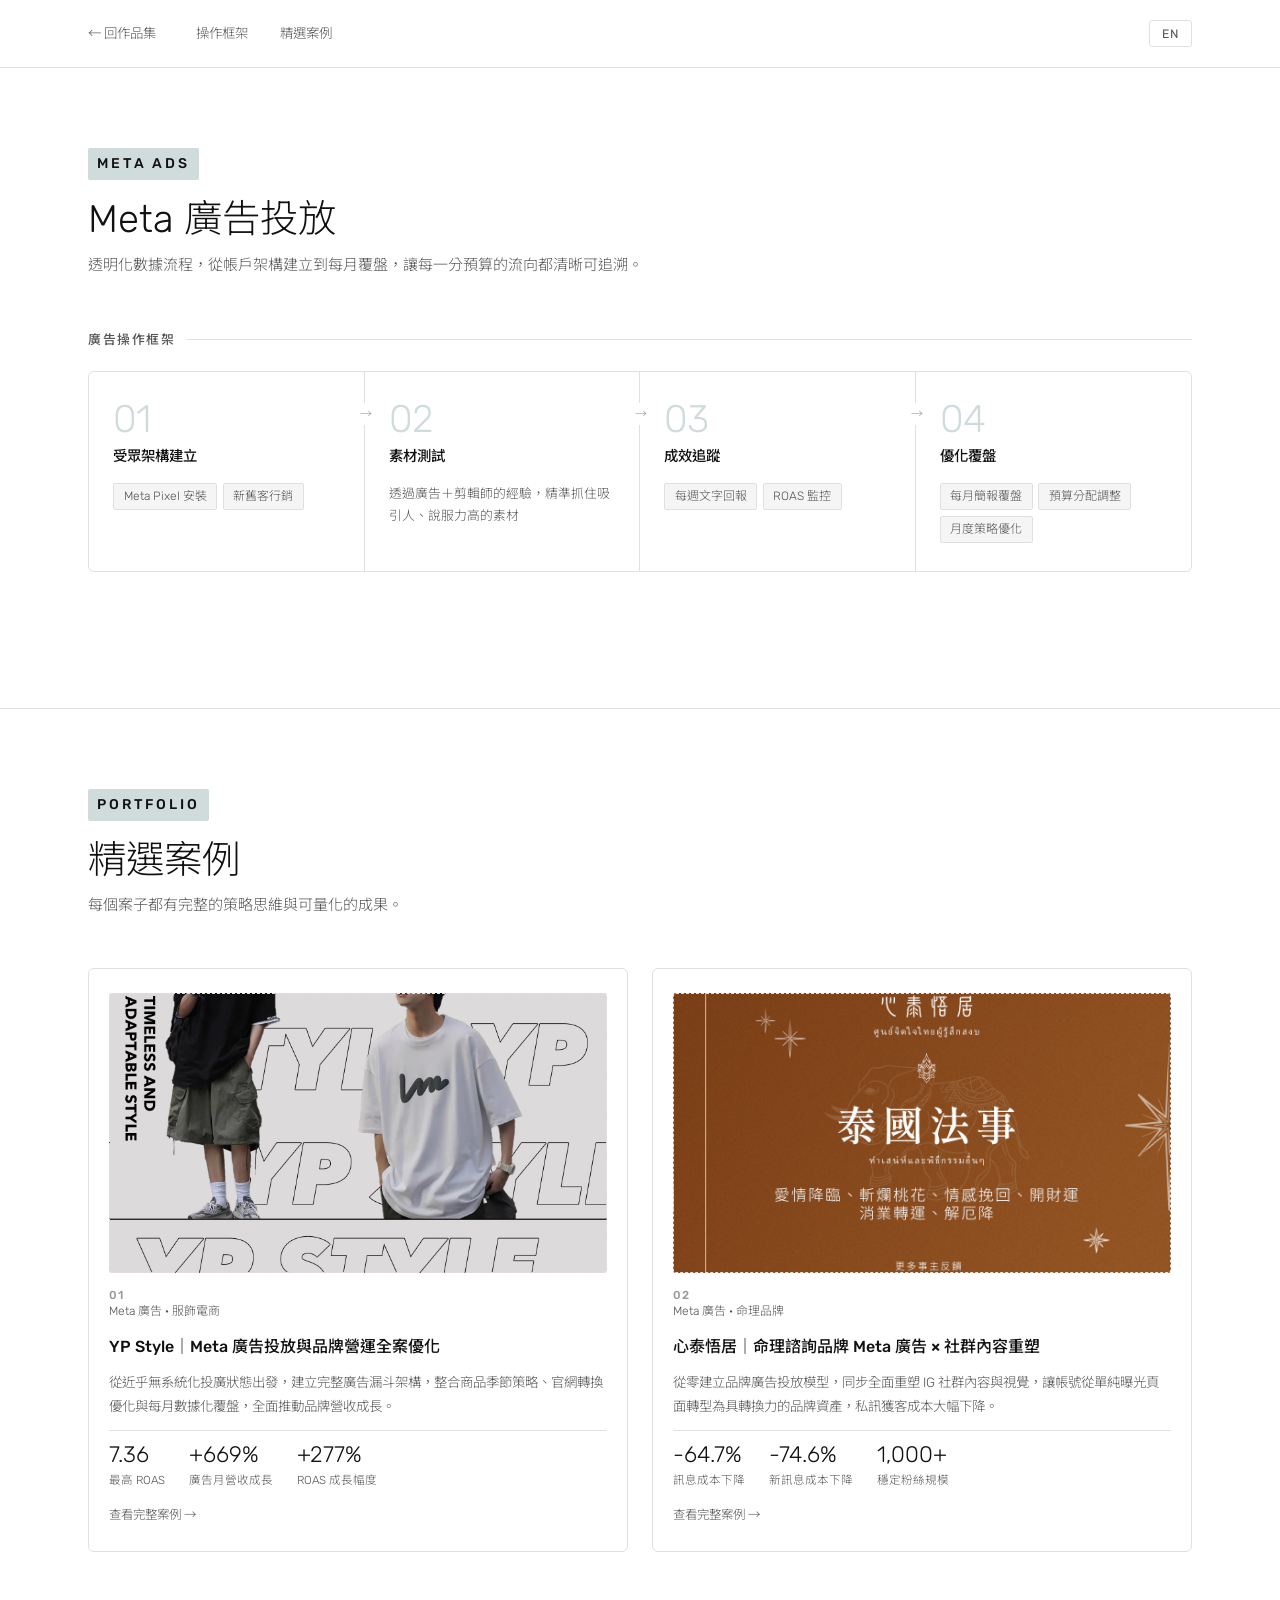
<file: ads.html>
<!DOCTYPE html>
<html lang="zh-Hant">
<head>
  <meta charset="UTF-8">
  <meta name="viewport" content="width=device-width, initial-scale=1.0">
  <title>Meta 廣告投放案例 — Josephine Portfolio</title>
  <link rel="preconnect" href="https://fonts.googleapis.com">
  <link rel="preconnect" href="https://fonts.gstatic.com" crossorigin>
  <link rel="stylesheet" href="https://fonts.googleapis.com/css2?family=Rubik:wght@300;400&family=Noto+Sans+TC:wght@300;400;500&display=swap">
  <link rel="stylesheet" href="style.css">
  <style>
    .mp-header {
      position: fixed;
      inset: 0 0 auto;
      z-index: 200;
      height: var(--nav-h);
      background: rgba(255,255,255,.92);
      backdrop-filter: blur(16px);
      -webkit-backdrop-filter: blur(16px);
      border-bottom: 1px solid var(--border);
    }
    .mp-nav {
      display: flex;
      align-items: center;
      height: 100%;
      max-width: var(--w);
      margin: 0 auto;
      padding: 0 3rem;
    }
    .mp-back {
      font-size: .84rem;
      color: var(--text-mid);
      display: flex;
      align-items: center;
      gap: .35rem;
      transition: color var(--t);
      margin-right: 2.5rem;
    }
    .mp-back:hover { color: var(--text); }
    .mp-anchors {
      display: flex;
      align-items: center;
      gap: 2rem;
    }
    .mp-anchors a {
      font-size: .84rem;
      color: var(--text-mid);
      position: relative;
      transition: color var(--t);
    }
    .mp-anchors a::after {
      content: '';
      position: absolute;
      bottom: -2px; left: 0; right: 0;
      height: 1px;
      background: var(--text);
      transform: scaleX(0);
      transform-origin: left;
      transition: transform var(--t);
    }
    .mp-anchors a:hover { color: var(--text); }
    .mp-anchors a:hover::after { transform: scaleX(1); }

    .mp-main { padding-top: var(--nav-h); }
    .mp-section {
      padding: 5rem 0;
      border-bottom: 1px solid var(--border);
    }
    .mp-section:last-child { border-bottom: none; padding-bottom: 7rem; }
    .mp-inner {
      max-width: var(--w);
      margin: 0 auto;
      padding: 0 3rem;
    }
    .mp-heading-block { margin-bottom: 3rem; }
    .mp-heading-block h2 {
      font-size: clamp(1.7rem, 3vw, 2.4rem);
      font-weight: 300;
      margin-bottom: .6rem;
      line-height: 1.2;
    }
    .mp-heading-block p {
      font-size: .94rem;
      color: var(--text-mid);
      max-width: 600px;
      line-height: 1.85;
    }

    /* ── Process Flow ── */
    .process-group { margin-bottom: 3.5rem; }
    .process-group-label {
      font-size: .8rem;
      font-weight: 500;
      letter-spacing: .12em;
      text-transform: uppercase;
      color: var(--text-mid);
      margin-bottom: 1.25rem;
      display: flex;
      align-items: center;
      gap: .75rem;
    }
    .process-group-label::after {
      content: '';
      flex: 1;
      height: 1px;
      background: var(--border);
    }
    .process-flow {
      display: grid;
      grid-template-columns: repeat(4, 1fr);
      border: 1px solid var(--border);
      border-radius: var(--rl);
      overflow: hidden;
    }
    .process-step {
      padding: 1.75rem 1.5rem;
      border-right: 1px solid var(--border);
      position: relative;
    }
    .process-step:last-child { border-right: none; }
    .step-num {
      font-family: var(--serif);
      font-size: 2.4rem;
      font-weight: 300;
      color: var(--hl);
      line-height: 1;
      margin-bottom: .6rem;
      letter-spacing: -.02em;
    }
    .step-title {
      font-size: .9rem;
      font-weight: 500;
      color: var(--text);
      margin-bottom: 1rem;
      line-height: 1.3;
    }
    .step-tags {
      display: flex;
      flex-wrap: wrap;
      gap: .35rem;
    }
    .step-tag {
      background: var(--surface);
      border: 1px solid var(--border);
      border-radius: 2px;
      padding: .18rem .6rem;
      font-size: .75rem;
      color: var(--text-mid);
      line-height: 1.6;
      white-space: nowrap;
    }
    .step-desc {
      font-size: .8rem;
      color: var(--text-mid);
      line-height: 1.7;
      margin-top: .25rem;
    }
    .process-step:not(:last-child)::after {
      content: '→';
      position: absolute;
      right: -10px;
      top: 1.9rem;
      font-size: .75rem;
      color: var(--text-light);
      background: var(--bg);
      padding: 0 2px;
      z-index: 1;
    }

    /* ── Case Cards ── */
    .cases-grid {
      display: grid;
      grid-template-columns: repeat(2, 1fr);
      gap: 1.5rem;
    }
    .case-card {
      border: 1px solid var(--border);
      border-radius: var(--rl);
      padding: 1.5rem 1.25rem;
      display: flex;
      flex-direction: column;
      gap: .75rem;
      transition: box-shadow var(--t), transform var(--t);
      text-decoration: none;
      color: inherit;
    }
    .case-card:hover {
      box-shadow: var(--shh);
      transform: translateY(-3px);
    }
    .case-card-thumb {
      width: 100%;
      aspect-ratio: 16/9;
      background: var(--surface);
      border: 1.5px dashed var(--border);
      border-radius: var(--r);
      display: flex;
      align-items: center;
      justify-content: center;
      font-size: .72rem;
      color: var(--text-light);
      letter-spacing: .05em;
    }
    .case-card-num {
      font-size: .72rem;
      font-weight: 500;
      letter-spacing: .12em;
      color: var(--text-light);
    }
    .case-card-cat {
      font-size: .75rem;
      color: var(--text-mid);
      margin-top: -.4rem;
    }
    .case-card-title {
      font-size: 1rem;
      font-weight: 500;
      line-height: 1.45;
      color: var(--text);
    }
    .case-card-desc {
      font-size: .84rem;
      color: var(--text-mid);
      line-height: 1.8;
    }
    .case-card-metrics {
      display: flex;
      gap: 1.5rem;
      padding-top: .75rem;
      border-top: 1px solid var(--border);
      margin-top: auto;
    }
    .case-metric-val {
      font-size: 1.4rem;
      font-weight: 300;
      color: var(--text);
      line-height: 1.1;
      font-family: var(--serif);
    }
    .case-metric-label {
      font-size: .72rem;
      color: var(--text-mid);
      margin-top: .15rem;
    }
    .case-card-link {
      font-size: .78rem;
      color: var(--text-mid);
      display: flex;
      align-items: center;
      gap: .3rem;
      transition: color var(--t);
    }
    .case-card:hover .case-card-link { color: var(--text); }

    @media (max-width: 900px) {
      .mp-nav { padding: 0 1.5rem; }
      .mp-inner { padding: 0 1.5rem; }
      .mp-anchors { display: none; }
      .process-flow { grid-template-columns: 1fr 1fr; }
      .process-step:nth-child(2) { border-right: none; }
      .process-step:nth-child(2)::after { display: none; }
    }
    @media (max-width: 600px) {
      .process-flow { grid-template-columns: 1fr; }
      .process-step { border-right: none; border-bottom: 1px solid var(--border); }
      .process-step:last-child { border-bottom: none; }
      .process-step::after { display: none; }
      .cases-grid { grid-template-columns: 1fr; }
    }
  </style>
</head>
<body>

  <header class="mp-header">
    <nav class="mp-nav">
      <a href="index.html" class="mp-back" data-en="← Back to Portfolio">← 回作品集</a>
      <div class="mp-anchors">
        <a href="#process" data-en="Framework">操作框架</a>
        <a href="#cases" data-en="Cases">精選案例</a>
      </div>
      <button class="lang-toggle" id="langToggle" style="margin-left:auto">EN</button>
    </nav>
  </header>

  <main class="mp-main">

    <!-- ════════════════════════════════
         1  操作框架
    ════════════════════════════════ -->
    <section class="mp-section" id="process">
      <div class="mp-inner">
        <div class="mp-heading-block">
          <span class="eyebrow">Meta Ads</span>
          <h2 data-en="Meta Advertising">Meta 廣告投放</h2>
          <p data-en="Transparent data flow — from account structure setup to monthly reviews, every budget decision is fully traceable.">透明化數據流程，從帳戶架構建立到每月覆盤，讓每一分預算的流向都清晰可追溯。</p>
        </div>

        <div class="process-group">
          <p class="process-group-label" data-en="Ad Framework">廣告操作框架</p>
          <div class="process-flow">
            <div class="process-step">
              <div class="step-num">01</div>
              <div class="step-title" data-en="Audience Setup">受眾架構建立</div>
              <div class="step-tags">
                <span class="step-tag" data-en="Meta Pixel Setup">Meta Pixel 安裝</span>
                <span class="step-tag" data-en="New &amp; Returning">新舊客行銷</span>
              </div>
            </div>
            <div class="process-step">
              <div class="step-num">02</div>
              <div class="step-title" data-en="Creative Testing">素材測試</div>
              <p class="step-desc" data-en="Leveraging ad expertise and editing experience to identify high-impact, persuasive creatives.">透過廣告＋剪輯師的經驗，精準抓住吸引人、說服力高的素材</p>
            </div>
            <div class="process-step">
              <div class="step-num">03</div>
              <div class="step-title" data-en="Performance Tracking">成效追蹤</div>
              <div class="step-tags">
                <span class="step-tag" data-en="Weekly Reports">每週文字回報</span>
                <span class="step-tag" data-en="ROAS Monitoring">ROAS 監控</span>
              </div>
            </div>
            <div class="process-step">
              <div class="step-num">04</div>
              <div class="step-title" data-en="Optimize &amp; Review">優化覆盤</div>
              <div class="step-tags">
                <span class="step-tag" data-en="Monthly Deck Review">每月簡報覆盤</span>
                <span class="step-tag" data-en="Budget Reallocation">預算分配調整</span>
                <span class="step-tag" data-en="Monthly Strategy Refresh">月度策略優化</span>
              </div>
            </div>
          </div>
        </div>

      </div>
    </section>

    <!-- ════════════════════════════════
         2  精選案例
    ════════════════════════════════ -->
    <section class="mp-section" id="cases">
      <div class="mp-inner">
        <div class="mp-heading-block">
          <span class="eyebrow">Portfolio</span>
          <h2 data-en="Selected Cases">精選案例</h2>
          <p data-en="Every project is backed by strategic thinking and measurable results.">每個案子都有完整的策略思維與可量化的成果。</p>
        </div>

        <div class="cases-grid">

          <a href="yp-style.html" class="case-card">
            <div class="case-card-thumb" style="background-image:url(work-yp.jpg);background-size:cover;background-position:center;"></div>
            <div>
              <div class="case-card-num">01</div>
              <div class="case-card-cat" data-en="Meta Ads · Fashion E-commerce">Meta 廣告 · 服飾電商</div>
            </div>
            <div class="case-card-title" data-en="YP Style｜Meta Ads &amp; Full-Brand Growth">YP Style｜Meta 廣告投放與品牌營運全案優化</div>
            <p class="case-card-desc" data-en="Starting from an almost unsystematic ad setup, we built a complete funnel, integrated seasonal product strategy, website conversion optimization, and monthly data reviews to drive brand revenue growth.">從近乎無系統化投廣狀態出發，建立完整廣告漏斗架構，整合商品季節策略、官網轉換優化與每月數據化覆盤，全面推動品牌營收成長。</p>
            <div class="case-card-metrics">
              <div>
                <div class="case-metric-val">7.36</div>
                <div class="case-metric-label" data-en="Peak ROAS">最高 ROAS</div>
              </div>
              <div>
                <div class="case-metric-val">+669%</div>
                <div class="case-metric-label" data-en="Ad Revenue Growth">廣告月營收成長</div>
              </div>
              <div>
                <div class="case-metric-val">+277%</div>
                <div class="case-metric-label" data-en="ROAS Growth">ROAS 成長幅度</div>
              </div>
            </div>
            <span class="case-card-link" data-en="View full case →">查看完整案例 →</span>
          </a>

          <a href="xintai.html" class="case-card">
            <div class="case-card-thumb" style="background-image:url(work-xintai.jpg);background-size:cover;background-position:center;"></div>
            <div>
              <div class="case-card-num">02</div>
              <div class="case-card-cat" data-en="Meta Ads · Astrology Brand">Meta 廣告 · 命理品牌</div>
            </div>
            <div class="case-card-title" data-en="Xintai｜Astrology Brand Meta Ads × Social Rebrand">心泰悟居｜命理諮詢品牌 Meta 廣告 × 社群內容重塑</div>
            <p class="case-card-desc" data-en="Built the brand's ad model from scratch while simultaneously overhauling IG content and visuals — transforming the account from a passive page into a converting brand asset, with DM acquisition costs dropping significantly.">從零建立品牌廣告投放模型，同步全面重塑 IG 社群內容與視覺，讓帳號從單純曝光頁面轉型為具轉換力的品牌資產，私訊獲客成本大幅下降。</p>
            <div class="case-card-metrics">
              <div>
                <div class="case-metric-val">-64.7%</div>
                <div class="case-metric-label" data-en="DM Cost Drop">訊息成本下降</div>
              </div>
              <div>
                <div class="case-metric-val">-74.6%</div>
                <div class="case-metric-label" data-en="New DM Cost Drop">新訊息成本下降</div>
              </div>
              <div>
                <div class="case-metric-val">1,000+</div>
                <div class="case-metric-label" data-en="Stable Follower Base">穩定粉絲規模</div>
              </div>
            </div>
            <span class="case-card-link" data-en="View full case →">查看完整案例 →</span>
          </a>

        </div>
      </div>
    </section>

  </main>

  <script src="script.js"></script>
</body>
</html>
</file>
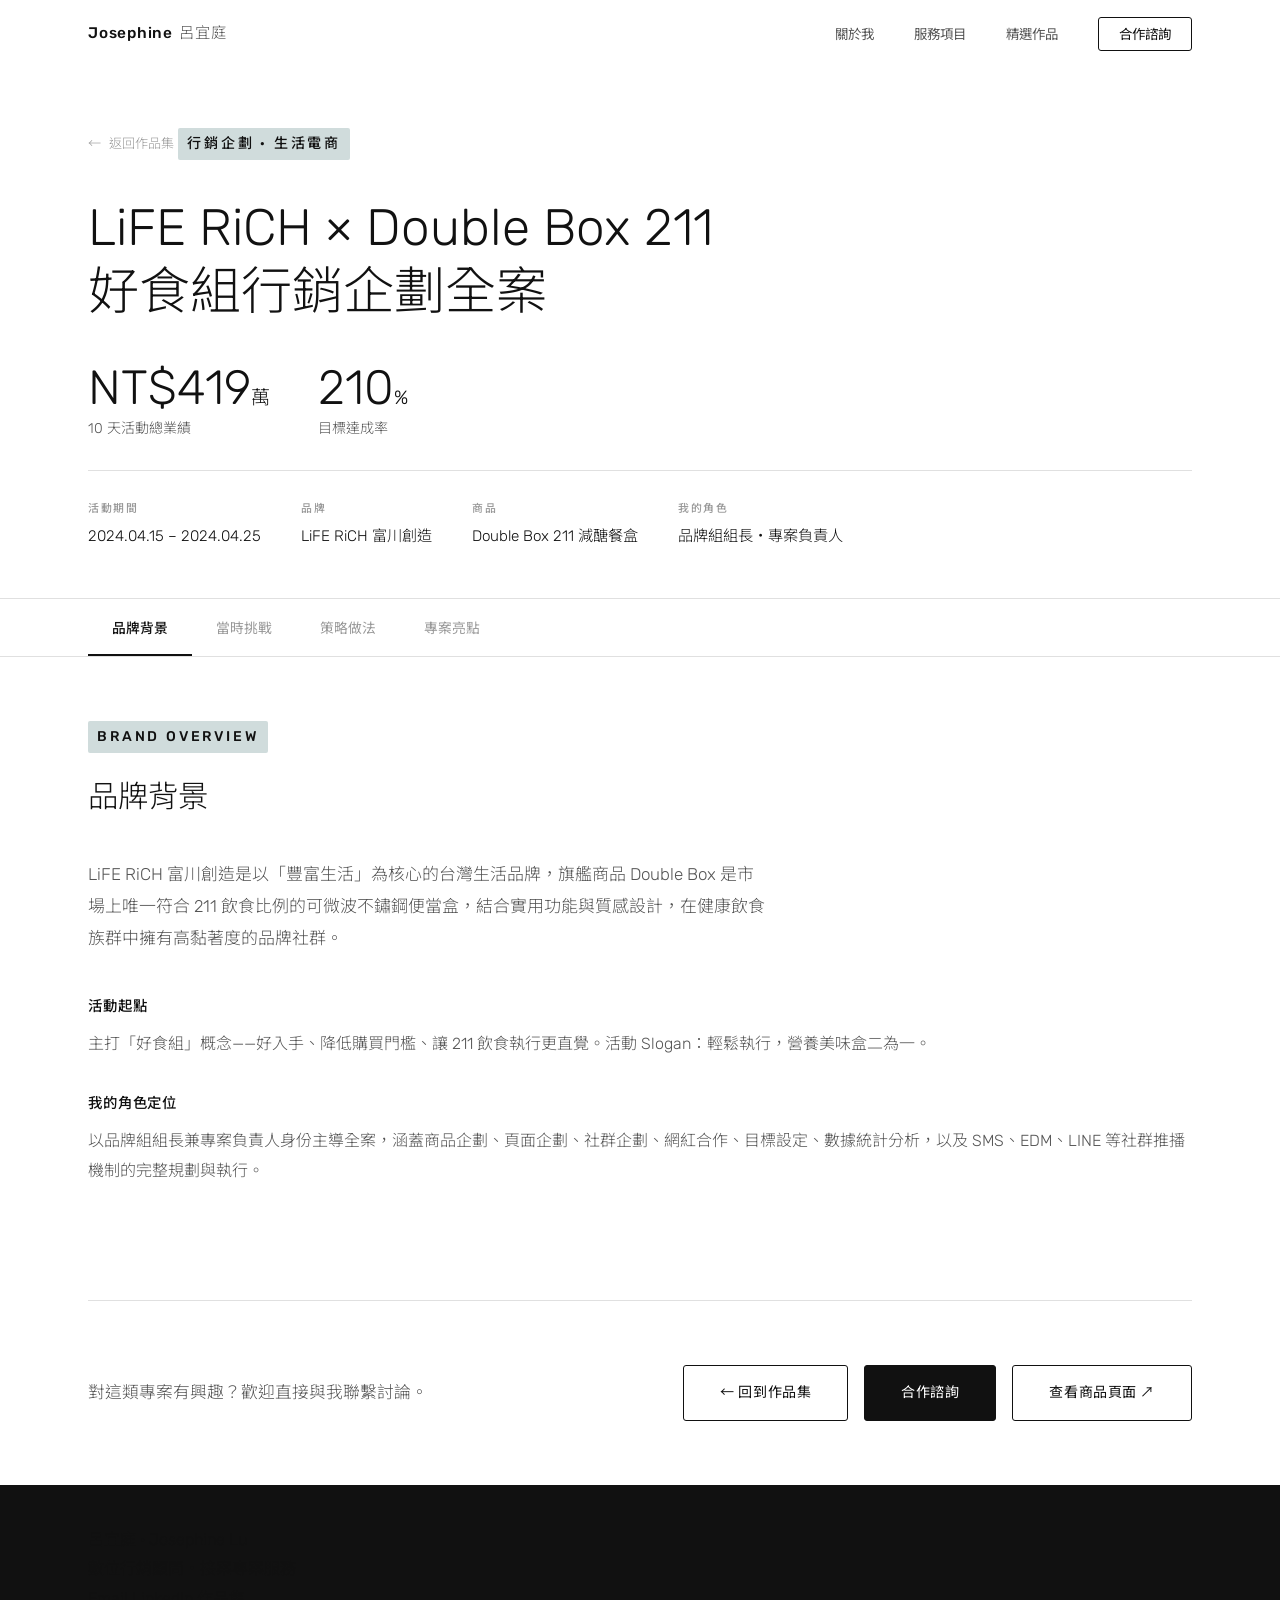
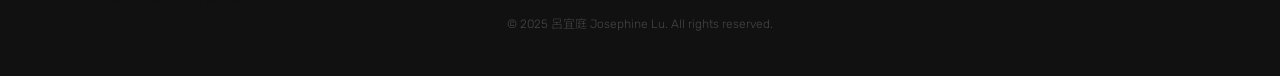
<file: doublebox.html>
<!DOCTYPE html>
<html lang="zh-Hant">
<head>
  <meta charset="UTF-8" />
  <meta name="viewport" content="width=device-width, initial-scale=1.0" />
  <title>LiFE RiCH × Double Box 211 好食組｜行銷企劃全案 · 呂宜庭作品集</title>
  <meta name="description" content="LiFE RiCH Double Box 211 好食組行銷企劃：10 天活動業績 NT$4,198,306，目標達成率 210%，毛利 111 萬。擔任品牌組組長兼專案負責人，統籌商品、頁面、社群企劃與網紅合作。" />
  <link rel="preconnect" href="https://fonts.googleapis.com" />
  <link rel="preconnect" href="https://fonts.gstatic.com" crossorigin />
  <link href="https://fonts.googleapis.com/css2?family=Noto+Sans+TC:wght@300;400;500&family=Cormorant+Garamond:wght@300;400&family=Rubik:wght@300;400&display=swap" rel="stylesheet" />
  <link rel="stylesheet" href="style.css" />
</head>
<body>

  <!-- ── Navigation ── -->
  <header class="header" id="header">
    <nav class="nav container">
      <a href="index.html" class="nav-logo">Josephine <span>呂宜庭</span></a>
      <ul class="nav-links">
        <li><a href="index.html#about">關於我</a></li>
        <li><a href="index.html#services">服務項目</a></li>
        <li><a href="index.html#works">精選作品</a></li>
        <li><a href="index.html#contact" class="nav-cta">合作諮詢</a></li>
      </ul>
      <button class="hamburger" id="hamburger" aria-label="選單">
        <span></span><span></span><span></span>
      </button>
    </nav>
    <div class="mobile-menu" id="mobileMenu">
      <a href="index.html#about" class="mobile-link">關於我</a>
      <a href="index.html#services" class="mobile-link">服務項目</a>
      <a href="index.html#works" class="mobile-link">精選作品</a>
      <a href="index.html#contact" class="mobile-link">合作諮詢</a>
    </div>
  </header>

  <!-- ── Case Hero ── -->
  <section class="case-hero">
    <div class="container">
      <a href="index.html#works" class="case-back">返回作品集</a>

      <p class="eyebrow">行銷企劃 · 生活電商</p>
      <h1 class="section-title" style="font-size: clamp(2rem, 4vw, 3.2rem); max-width: 800px;">
        LiFE RiCH × Double Box 211<br />好食組行銷企劃全案
      </h1>

      <div class="case-kpi-row">
        <div class="case-kpi">
          <span class="case-kpi-num">NT$419<small style="font-size:1.2rem">萬</small></span>
          <span class="case-kpi-label">10 天活動總業績</span>
        </div>
        <div class="case-kpi">
          <span class="case-kpi-num">210<small style="font-size:1.2rem">%</small></span>
          <span class="case-kpi-label">目標達成率</span>
        </div>
      </div>

      <div class="case-hero-meta">
        <div class="case-meta-item">
          <span class="case-meta-label">活動期間</span>
          <span class="case-meta-value">2024.04.15 – 2024.04.25</span>
        </div>
        <div class="case-meta-item">
          <span class="case-meta-label">品牌</span>
          <span class="case-meta-value">LiFE RiCH 富川創造</span>
        </div>
        <div class="case-meta-item">
          <span class="case-meta-label">商品</span>
          <span class="case-meta-value">Double Box 211 減醣餐盒</span>
        </div>
        <div class="case-meta-item">
          <span class="case-meta-label">我的角色</span>
          <span class="case-meta-value">品牌組組長・專案負責人</span>
        </div>
      </div>
    </div>
  </section>

  <!-- ── Tab Navigation ── -->
  <div class="case-tabs-wrap">
    <nav class="case-tabs" id="caseTabs">
      <button class="case-tab active" data-tab="background">品牌背景</button>
      <button class="case-tab" data-tab="pain">當時挑戰</button>
      <button class="case-tab" data-tab="strategy">策略做法</button>
      <button class="case-tab" data-tab="highlights">專案亮點</button>
    </nav>
  </div>

  <!-- ── Tab Contents ── -->
  <div class="case-body">
    <div class="container">

      <!-- Tab 1: 品牌背景 -->
      <div class="case-tab-content active" id="tab-background">
        <p class="eyebrow">Brand Overview</p>
        <h2 class="case-section-title">品牌背景</h2>
        <p class="case-lead">
          LiFE RiCH 富川創造是以「豐富生活」為核心的台灣生活品牌，旗艦商品 Double Box 是市場上唯一符合 211 飲食比例的可微波不鏽鋼便當盒，結合實用功能與質感設計，在健康飲食族群中擁有高黏著度的品牌社群。
        </p>
        <h3 style="font-size:.9rem; font-weight:500; letter-spacing:.06em; margin:2rem 0 .5rem; color:var(--text);">活動起點</h3>
        <p class="body-text">主打「好食組」概念——好入手、降低購買門檻、讓 211 飲食執行更直覺。活動 Slogan：輕鬆執行，營養美味盒二為一。</p>

        <h3 style="font-size:.9rem; font-weight:500; letter-spacing:.06em; margin:2rem 0 .5rem; color:var(--text);">我的角色定位</h3>
        <p class="body-text">以品牌組組長兼專案負責人身份主導全案，涵蓋商品企劃、頁面企劃、社群企劃、網紅合作、目標設定、數據統計分析，以及 SMS、EDM、LINE 等社群推播機制的完整規劃與執行。</p>
      </div>

      <!-- Tab 2: 當時挑戰 -->
      <div class="case-tab-content" id="tab-pain">
        <p class="eyebrow">Challenges</p>
        <h2 class="case-section-title">當時挑戰</h2>
        <p class="case-lead">
          這是一款主打「讓健康飲食更容易執行」的商品，核心挑戰不在商品本身的說服力，而在於如何在有限的活動天數內，讓不同背景的受眾都感受到「這就是為我設計的」，並且一波波維持購買動能。
        </p>
        <div class="pain-list">
          <div class="pain-item">
            <div>
              <h3 style="font-size:.95rem;font-weight:500;margin-bottom:.4rem;">不同客群的進場時機與需求差異大</h3>
              <p style="font-size:.9rem;color:var(--text-mid);line-height:1.7;">既有熟客與新顧客對商品的認知程度、價格敏感度與購買動機截然不同，若策略一刀切，容易顧此失彼，無法讓每個客群都感受到對應的吸引力。</p>
            </div>
          </div>
          <div class="pain-item">
            <div>
              <h3 style="font-size:.95rem;font-weight:500;margin-bottom:.4rem;">10 天活動如何維持熱度不中斷</h3>
              <p style="font-size:.9rem;color:var(--text-mid);line-height:1.7;">活動時間跨度長，前期衝首日、中期維持動能、後期收尾——每個節點的溝通策略都需要差異化設計，避免訊息疲勞或業績在中段斷崖式下滑。</p>
            </div>
          </div>
          <div class="pain-item">
            <div>
              <h3 style="font-size:.95rem;font-weight:500;margin-bottom:.4rem;">多渠道推播節奏難協調</h3>
              <p style="font-size:.9rem;color:var(--text-mid);line-height:1.7;">SMS、EDM、LINE 三條推播渠道同時運作，若時機重疊或內容雷同，容易造成訊息轟炸感；必須精確規劃錯峰策略，讓每個渠道都發揮最大效益。</p>
            </div>
          </div>
        </div>
      </div>

      <!-- Tab 3: 策略做法 -->
      <div class="case-tab-content" id="tab-strategy">
        <p class="eyebrow">Strategy & Execution</p>
        <h2 class="case-section-title">策略做法</h2>
        <p class="case-lead">
          核心策略是「三客群 × 三賣場 × 波段行銷」：針對不同客群的消費行為，設計差異化的進場時機與價格策略，並用波段節奏持續刺激購買，讓 10 天的活動始終保持熱度。
        </p>
        <div class="strategy-grid">
          <div class="strategy-card">
            <div class="strategy-num">01</div>
            <h3 class="strategy-title">三客群分層策略</h3>
            <p style="font-size:.9rem; color:var(--text-mid); line-height:1.7; margin-top:.5rem;">針對秘密會、一般顧客、社群社團設計差異化進場路徑與定價，讓各客群感受到專屬感，不互搶轉換動能。</p>
          </div>
          <div class="strategy-card">
            <div class="strategy-num">02</div>
            <h3 class="strategy-title">波段行銷節奏設計</h3>
            <p style="font-size:.9rem; color:var(--text-mid); line-height:1.7; margin-top:.5rem;">兩波推進並設計不同溝通切角，維持活動熱度，結尾不延長不壓低，保護品牌定價權與下次活動期待感。</p>
          </div>
          <div class="strategy-card">
            <div class="strategy-num">03</div>
            <h3 class="strategy-title">商品企劃 & 頁面企劃</h3>
            <p style="font-size:.9rem; color:var(--text-mid); line-height:1.7; margin-top:.5rem;">主打「好食組」概念降低執行門檻，以顧客價值層次架構確保文案打中核心需求，搭配秒懂圖示降低理解成本。</p>
          </div>
          <div class="strategy-card">
            <div class="strategy-num">04</div>
            <h3 class="strategy-title">社群推播規劃（SMS / EDM / LINE）</h3>
            <p style="font-size:.9rem; color:var(--text-mid); line-height:1.7; margin-top:.5rem;">三渠道錯開時間、差異化內容，在不造成訊息疲勞的前提下，讓每個關鍵時間點都有精準觸達。</p>
          </div>
          <div class="strategy-card">
            <div class="strategy-num">05</div>
            <h3 class="strategy-title">網紅合作企劃</h3>
            <p style="font-size:.9rem; color:var(--text-mid); line-height:1.7; margin-top:.5rem;">篩選主題吻合的創作者，提前對齊發文時間與活動波段，確保流量在最需要的時機進入。</p>
          </div>
          <div class="strategy-card">
            <div class="strategy-num">06</div>
            <h3 class="strategy-title">數據統計 & 分析</h3>
            <p style="font-size:.9rem; color:var(--text-mid); line-height:1.7; margin-top:.5rem;">即時追蹤各客群業績進度，活動結束後整理完整報告，提供下次活動的優化建議與客群洞察。</p>
          </div>
        </div>
      </div>


      <!-- Tab 5: 專案亮點 -->
      <div class="case-tab-content" id="tab-highlights">
        <p class="eyebrow">Project Highlights</p>
        <h2 class="case-section-title">專案亮點</h2>
        <p class="case-lead">
          這個案子最核心的能力展示，在於如何在 10 天的高強度活動期間，同時管理三個客群的行銷節奏、讓每一個推播與頁面都服務於同一個目標——以最短的時間創造最大的業績爆發力。
        </p>
        <div class="highlight-grid">
          <div class="highlight-card">
            <span class="highlight-icon">🎯</span>
            <h3 class="highlight-title">品牌組組長：策略制定到執行落地</h3>
            <p class="highlight-desc">
              以組長身份主導整個品牌企劃團隊，從目標設定、策略框架到各渠道執行細節一手包辦，確保每個環節都朝同一個方向推進，展現跨職能的領導協調能力。
            </p>
            <div class="highlight-tags">
              <span class="highlight-tag">目標設定</span>
              <span class="highlight-tag">策略規劃</span>
              <span class="highlight-tag">團隊領導</span>
              <span class="highlight-tag">執行落地</span>
            </div>
          </div>
          <div class="highlight-card">
            <span class="highlight-icon">📊</span>
            <h3 class="highlight-title">三客群 × 波段策略：精準最大化每日業績</h3>
            <p class="highlight-desc">
              針對秘密會、一般顧客、社群社團設計差異化進場路徑，搭配兩波推進節奏，讓活動從頭到尾都有新的刺激點。四大項目全數超標，最高達成率 231%。
            </p>
            <div class="highlight-tags">
              <span class="highlight-tag">分層策略</span>
              <span class="highlight-tag">波段行銷</span>
              <span class="highlight-tag">差異化定價</span>
            </div>
          </div>
          <div class="highlight-card">
            <span class="highlight-icon">📡</span>
            <h3 class="highlight-title">多渠道推播整合：SMS × EDM × LINE</h3>
            <p class="highlight-desc">
              三大推播渠道錯開時機、差異化內容，在不造成訊息疲勞的前提下，確保每個關鍵時間點都有精準觸達，把每一分名單價值發揮到最大。
            </p>
            <div class="highlight-tags">
              <span class="highlight-tag">SMS 推播</span>
              <span class="highlight-tag">EDM</span>
              <span class="highlight-tag">LINE 官方帳號</span>
              <span class="highlight-tag">多渠道整合</span>
            </div>
          </div>
        </div>

        <div style="margin-top: 3rem; padding: 2.5rem 2.5rem; background: var(--surface); border: 1px solid var(--border); border-radius: var(--rl);">
          <p class="eyebrow">Project Summary</p>
          <p class="case-section-title" style="font-size: 1.2rem; margin-bottom: 1rem;">專案總結</p>
          <p class="case-lead" style="margin-bottom: 0;">
            此專案在 10 天內達成 NT$419 萬業績，全面超越所有子目標，展現了<strong style="color:var(--text)">「分層策略 × 波段節奏 × 多渠道推播 × 數據驅動」的完整行銷企劃執行能力</strong>。擔任品牌組組長的角色更代表不只是「執行者」，而是能制定策略框架、帶領團隊、並對最終業績負責的全案主導人。
          </p>
        </div>
      </div>

    </div>
  </div>

  <!-- ── Bottom CTA ── -->
  <div class="container">
    <div class="case-cta">
      <p class="case-cta-text">對這類專案有興趣？歡迎直接與我聯繫討論。</p>
      <div style="display:flex; gap:1rem; flex-wrap:wrap; align-items:center;">
        <a href="index.html#works" class="btn btn-outline">← 回到作品集</a>
        <a href="index.html#contact" class="btn btn-primary">合作諮詢</a>
        <a href="https://liferich.co/products/doublebox2024-211" target="_blank" rel="noopener" class="btn btn-outline">查看商品頁面 ↗</a>
      </div>
    </div>
  </div>

  <!-- ── Footer ── -->
  <footer class="footer">
    <div class="container footer-inner">
      <p class="footer-name">呂宜庭 · Josephine Lu</p>
      <p class="footer-desc">數位行銷顧問・接案專案服務</p>
      <div class="footer-links">
        <a href="mailto:rain850268@gmail.com">Email</a>
        <a href="https://www.linkedin.com/in/rain850268/" target="_blank" rel="noopener">LinkedIn</a>
        <a href="index.html#works">作品集</a>
      </div>
      <p class="footer-copy">© 2025 呂宜庭 Josephine Lu. All rights reserved.</p>
    </div>
  </footer>

  <script src="script.js"></script>
</body>
</html>
</file>
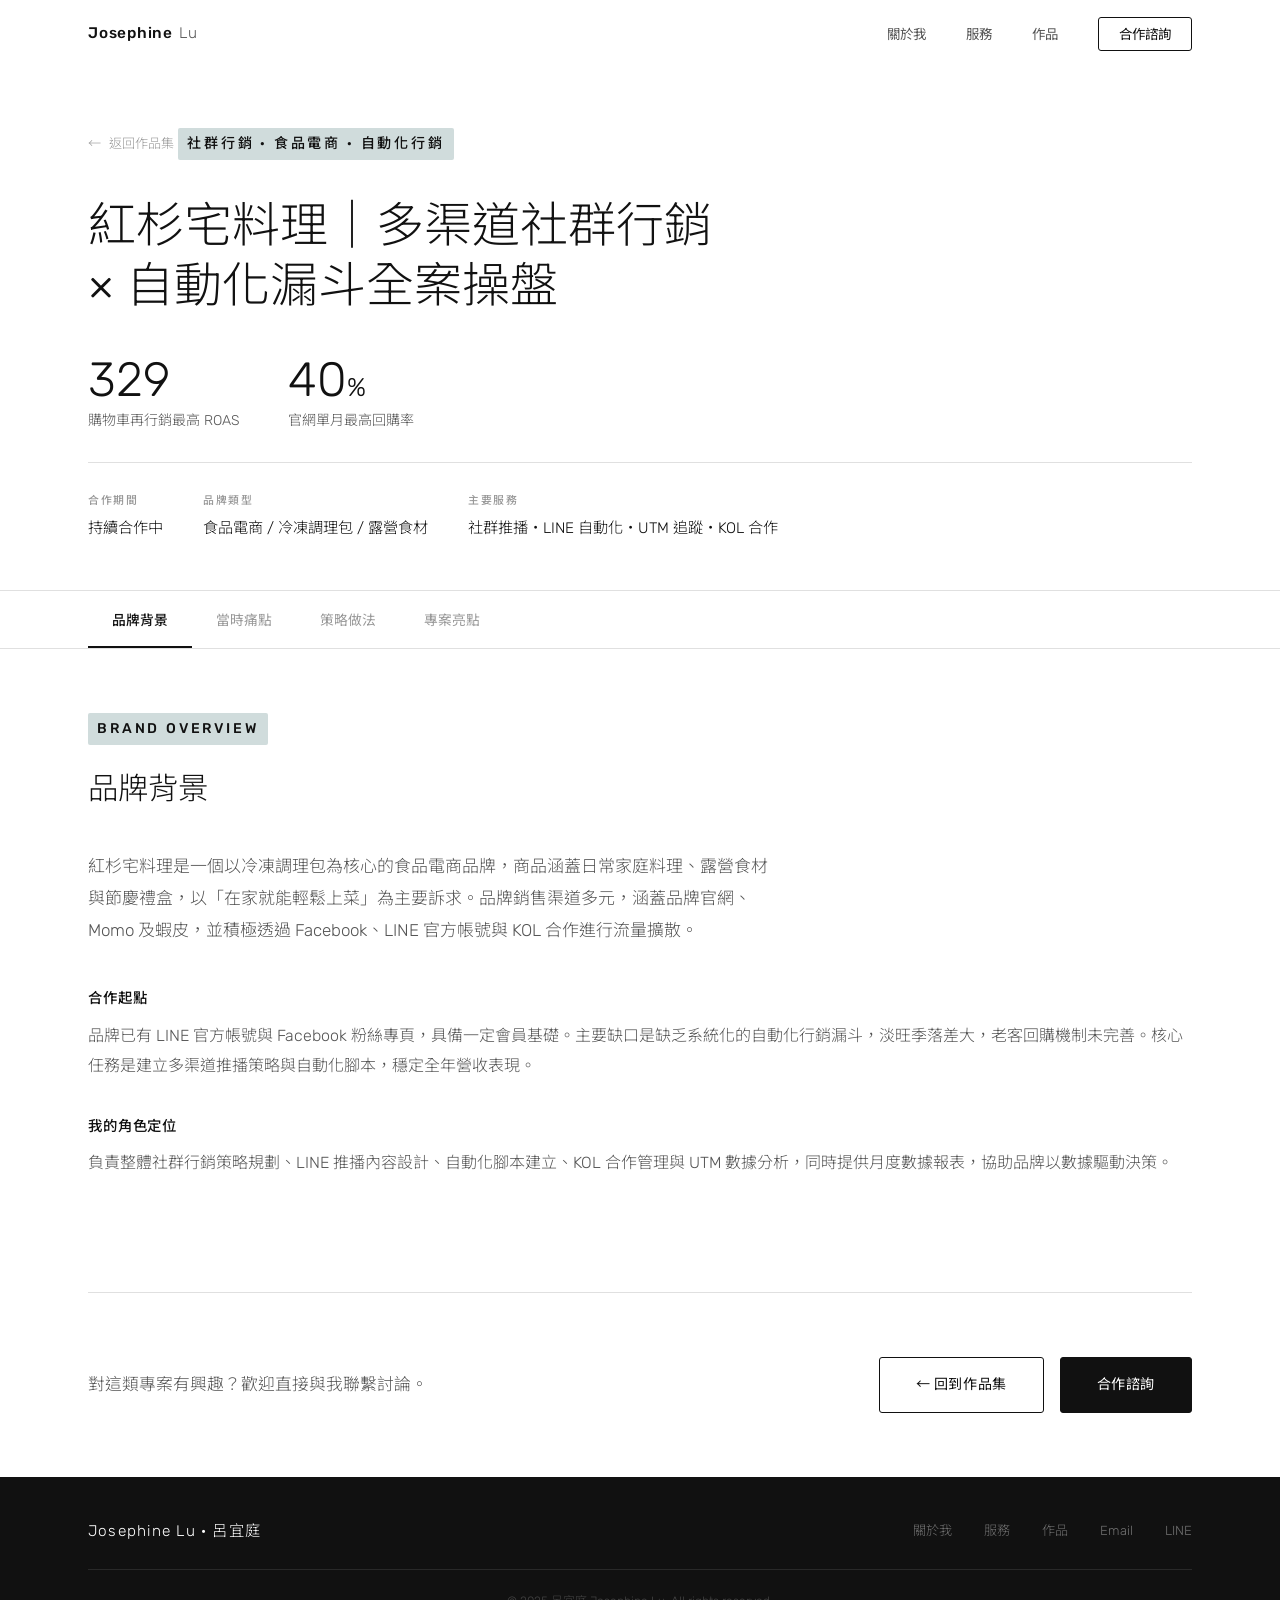
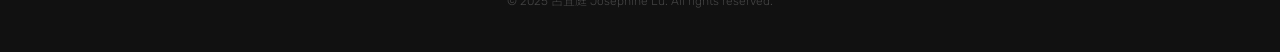
<file: hongsan.html>
<!DOCTYPE html>
<html lang="zh-Hant">
<head>
  <meta charset="UTF-8" />
  <meta name="viewport" content="width=device-width, initial-scale=1.0" />
  <title>紅杉宅料理｜多渠道社群行銷 × 自動化行銷全案 · Josephine Lu</title>
  <meta name="description" content="紅杉宅料理社群行銷全案：多渠道推播、自動化漏斗建立，2026年1月單月總營收突破百萬，官網單月業績816,865元。" />
  <link rel="preconnect" href="https://fonts.googleapis.com" />
  <link rel="preconnect" href="https://fonts.gstatic.com" crossorigin />
  <link href="https://fonts.googleapis.com/css2?family=Noto+Sans+TC:wght@300;400;500&family=Cormorant+Garamond:wght@300;400&family=Rubik:wght@300;400&display=swap" rel="stylesheet" />
  <link rel="stylesheet" href="style.css" />
</head>
<body>

  <!-- ── Navigation ── -->
  <header class="header" id="header">
    <nav class="nav container">
      <a href="index.html" class="nav-logo">Josephine <span>Lu</span></a>
      <ul class="nav-links">
        <li><a href="index.html#about">關於我</a></li>
        <li><a href="index.html#services">服務</a></li>
        <li><a href="index.html#works">作品</a></li>
        <li><a href="index.html#contact" class="nav-cta">合作諮詢</a></li>
      </ul>
      <button class="hamburger" id="hamburger" aria-label="選單">
        <span></span><span></span><span></span>
      </button>
    </nav>
    <div class="mobile-menu" id="mobileMenu">
      <a href="index.html#about" class="mobile-link">關於我</a>
      <a href="index.html#services" class="mobile-link">服務</a>
      <a href="index.html#works" class="mobile-link">作品</a>
      <a href="index.html#contact" class="mobile-link">合作諮詢</a>
    </div>
  </header>

  <!-- ── Case Hero ── -->
  <section class="case-hero">
    <div class="container">
      <a href="index.html#works" class="case-back">返回作品集</a>

      <p class="eyebrow">社群行銷 · 食品電商 · 自動化行銷</p>
      <h1 class="section-title" style="max-width: 820px;">
        紅杉宅料理｜多渠道社群行銷<br />× 自動化漏斗全案操盤
      </h1>

      <div class="case-kpi-row">
        <div class="case-kpi">
          <span class="case-kpi-num">329</span>
          <span class="case-kpi-label">購物車再行銷最高 ROAS</span>
        </div>
        <div class="case-kpi">
          <span class="case-kpi-num">40<small style="font-size:1.6rem">%</small></span>
          <span class="case-kpi-label">官網單月最高回購率</span>
        </div>
      </div>

      <div class="case-hero-meta">
        <div class="case-meta-item">
          <span class="case-meta-label">合作期間</span>
          <span class="case-meta-value">持續合作中</span>
        </div>
        <div class="case-meta-item">
          <span class="case-meta-label">品牌類型</span>
          <span class="case-meta-value">食品電商 / 冷凍調理包 / 露營食材</span>
        </div>
        <div class="case-meta-item">
          <span class="case-meta-label">主要服務</span>
          <span class="case-meta-value">社群推播・LINE 自動化・UTM 追蹤・KOL 合作</span>
        </div>
      </div>
    </div>
  </section>

  <!-- ── Tab Navigation ── -->
  <div class="case-tabs-wrap">
    <nav class="case-tabs" id="caseTabs">
      <button class="case-tab active" data-tab="background">品牌背景</button>
      <button class="case-tab" data-tab="pain">當時痛點</button>
      <button class="case-tab" data-tab="strategy">策略做法</button>
      <button class="case-tab" data-tab="highlights">專案亮點</button>
    </nav>
  </div>

  <!-- ── Tab Contents ── -->
  <div class="case-body">
    <div class="container">

      <!-- Tab 1: 品牌背景 -->
      <div class="case-tab-content active" id="tab-background">
        <p class="eyebrow">Brand Overview</p>
        <h2 class="case-section-title">品牌背景</h2>
        <p class="case-lead">
          紅杉宅料理是一個以冷凍調理包為核心的食品電商品牌，商品涵蓋日常家庭料理、露營食材與節慶禮盒，以「在家就能輕鬆上菜」為主要訴求。品牌銷售渠道多元，涵蓋品牌官網、Momo 及蝦皮，並積極透過 Facebook、LINE 官方帳號與 KOL 合作進行流量擴散。
        </p>
        <h3 style="font-size:.9rem; font-weight:500; letter-spacing:.06em; margin:2rem 0 .5rem; color:var(--text);">合作起點</h3>
        <p class="body-text">品牌已有 LINE 官方帳號與 Facebook 粉絲專頁，具備一定會員基礎。主要缺口是缺乏系統化的自動化行銷漏斗，淡旺季落差大，老客回購機制未完善。核心任務是建立多渠道推播策略與自動化腳本，穩定全年營收表現。</p>

        <h3 style="font-size:.9rem; font-weight:500; letter-spacing:.06em; margin:2rem 0 .5rem; color:var(--text);">我的角色定位</h3>
        <p class="body-text">負責整體社群行銷策略規劃、LINE 推播內容設計、自動化腳本建立、KOL 合作管理與 UTM 數據分析，同時提供月度數據報表，協助品牌以數據驅動決策。</p>
      </div>

      <!-- Tab 2: 當時痛點 -->
      <div class="case-tab-content" id="tab-pain">
        <p class="eyebrow">Pain Points</p>
        <h2 class="case-section-title">當時痛點</h2>
        <p class="case-lead">
          食品電商的淡旺季落差本就明顯，節慶前後業績高峰，一旦節慶過去便急速下滑。品牌已有一定的會員基礎與多渠道布局，卻缺乏讓這些資源持續運轉的系統化機制。
        </p>
        <div class="pain-list">
          <div class="pain-item">
            <div>
              <h3 style="font-size:.95rem;font-weight:500;margin-bottom:.4rem;">淡旺季業績落差大，缺乏穩定營收支撐</h3>
              <p style="font-size:.9rem;color:var(--text-mid);line-height:1.7;">業績高度依賴節慶檔期，節日前後出現明顯波峰與低谷，淡季缺乏主動觸達顧客的機制，導致月均業績不穩定。</p>
            </div>
          </div>
          <div class="pain-item">
            <div>
              <h3 style="font-size:.95rem;font-weight:500;margin-bottom:.4rem;">有會員名單，但缺乏自動化的回購驅動機制</h3>
              <p style="font-size:.9rem;color:var(--text-mid);line-height:1.7;">品牌擁有一定規模的會員資料，但舊客的再購完全依賴人工推播或顧客自發，沒有在對的時間點自動觸達、引導回購的腳本機制。</p>
            </div>
          </div>
          <div class="pain-item">
            <div>
              <h3 style="font-size:.95rem;font-weight:500;margin-bottom:.4rem;">多渠道同時經營，卻無法有效追蹤各渠道貢獻</h3>
              <p style="font-size:.9rem;color:var(--text-mid);line-height:1.7;">品牌同時在多個銷售與社群渠道運作，但推播與行銷活動缺乏統一的追蹤機制，難以判斷哪些渠道真正帶來業績，資源分配無從優化。</p>
            </div>
          </div>
        </div>
      </div>

      <!-- Tab 3: 策略做法 -->
      <div class="case-tab-content" id="tab-strategy">
        <p class="eyebrow">Strategy & Execution</p>
        <h2 class="case-section-title">策略做法</h2>
        <p class="case-lead">
          策略核心是「多渠道精準導流 + 自動化漏斗覆蓋全生命週期」——從曝光、導流到喚回，建立一套可持續運作的行銷飛輪。
        </p>
        <div class="strategy-grid">
          <div class="strategy-card">
            <div class="strategy-num">01</div>
            <h3 class="strategy-title">多渠道社群曝光與精準導流</h3>
            <p style="font-size:.9rem; color:var(--text-mid); line-height:1.7; margin-top:.5rem;">Facebook 與 LINE 官方帳號多頻次推播，每則搭配 UTM 追蹤連結，讓各渠道流量精準可測、可溯源。</p>
          </div>
          <div class="strategy-card">
            <div class="strategy-num">02</div>
            <h3 class="strategy-title">自動化行銷漏斗</h3>
            <p style="font-size:.9rem; color:var(--text-mid); line-height:1.7; margin-top:.5rem;">建立購物車挽回、新客回訪、老客喚回三個自動化腳本，搭配 LINE 推播與簡訊雙管道，持續在不需人工介入的情況下創造回購。</p>
          </div>
          <div class="strategy-card">
            <div class="strategy-num">03</div>
            <h3 class="strategy-title">KOL 與團購合作擴散</h3>
            <p style="font-size:.9rem; color:var(--text-mid); line-height:1.7; margin-top:.5rem;">建立 KOL 合作追蹤機制，設計專屬折扣碼與連結，精確計算每次合作 ROI，系統化管理合作流程。</p>
          </div>
          <div class="strategy-card">
            <div class="strategy-num">04</div>
            <h3 class="strategy-title">數據驅動的月度覆盤優化</h3>
            <p style="font-size:.9rem; color:var(--text-mid); line-height:1.7; margin-top:.5rem;">每月彙整各渠道完整數據報表，追蹤核心 KPI 趨勢，根據推播成效調整策略與發送時機。</p>
          </div>
        </div>
      </div>


      <!-- Tab 5: 專案亮點 -->
      <div class="case-tab-content" id="tab-highlights">
        <p class="eyebrow">Project Highlights</p>
        <h2 class="case-section-title">專案亮點</h2>
        <p class="case-lead">
          這個專案最大的價值在於建立了一套「可持續自動運轉的行銷機制」——不依賴單次活動爆量，而是透過漏斗設計讓每位顧客在購買旅程的每個節點都被妥善接觸，累積出穩定的回購動能。
        </p>
        <div class="highlight-grid">
          <div class="highlight-card">
            <span class="highlight-icon">⚙️</span>
            <h3 class="highlight-title">完整自動化行銷漏斗建立</h3>
            <p class="highlight-desc">
              從零建立涵蓋新客回訪、老客喚回、購物車挽回三個節點的自動化腳本，搭配 LINE 推播與簡訊雙管道，在不需人工介入的情況下持續創造回購。
            </p>
            <div class="highlight-tags">
              <span class="highlight-tag">LINE 自動化</span>
              <span class="highlight-tag">購物車挽回</span>
              <span class="highlight-tag">老客喚回</span>
              <span class="highlight-tag">新客回訪</span>
            </div>
          </div>
          <div class="highlight-card">
            <span class="highlight-icon">📊</span>
            <h3 class="highlight-title">多渠道 UTM 追蹤系統</h3>
            <p class="highlight-desc">
              建立完整的 UTM 標籤管理系統，讓每一則推播、每一次 KOL 合作的流量來源都精準可追蹤，讓品牌從「感覺有效」走向「數據有效」，每一分行銷費用清晰可見。
            </p>
            <div class="highlight-tags">
              <span class="highlight-tag">UTM 追蹤</span>
              <span class="highlight-tag">數據驅動</span>
              <span class="highlight-tag">渠道歸因</span>
            </div>
          </div>
          <div class="highlight-card">
            <span class="highlight-icon">📈</span>
            <h3 class="highlight-title">全年業績穩定成長</h3>
            <p class="highlight-desc">
              在淡旺季波動明顯的食品電商領域，透過持續的節慶推播規劃與自動化機制，讓品牌官網月業績在 14 個月內成長超過 238%，並首次突破單月百萬總營收。
            </p>
            <div class="highlight-tags">
              <span class="highlight-tag">238% 官網業績成長</span>
              <span class="highlight-tag">突破百萬</span>
              <span class="highlight-tag">淡季防禦</span>
            </div>
          </div>
        </div>

        <div style="margin-top: 3rem; padding: 2.5rem; background: var(--surface); border: 1px solid var(--border); border-radius: var(--rl);">
          <p class="eyebrow">Project Summary</p>
          <p class="case-section-title" style="font-size: 1.2rem; margin-bottom: 1rem;">專案總結</p>
          <p class="case-lead" style="margin-bottom: 0;">
            此專案成功協助紅杉宅料理建立完整的<strong style="color:var(--text)">「多渠道社群推播 × 自動化行銷漏斗 × 數據驅動覆盤」成長模型</strong>。官網月業績在合作期間成長超過 +626%，購物車再行銷 ROAS 長期維持 219–329，展現了在食品電商領域整合社群行銷、自動化腳本與數據分析的完整能力。
          </p>
        </div>
      </div>

    </div>
  </div>

  <!-- ── Bottom CTA ── -->
  <div class="container">
    <div class="case-cta">
      <p class="case-cta-text">對這類專案有興趣？歡迎直接與我聯繫討論。</p>
      <div style="display:flex; gap:1rem; flex-wrap:wrap;">
        <a href="index.html#works" class="btn btn-outline">← 回到作品集</a>
        <a href="index.html#contact" class="btn btn-primary">合作諮詢</a>
      </div>
    </div>
  </div>

  <!-- ── Footer ── -->
  <footer class="footer">
    <div class="container">
      <div class="footer-top">
        <p class="footer-brand">Josephine Lu · 呂宜庭</p>
        <nav class="footer-nav">
          <a href="index.html#about">關於我</a>
          <a href="index.html#services">服務</a>
          <a href="index.html#works">作品</a>
          <a href="mailto:rain850268@gmail.com">Email</a>
          <a href="https://line.me/ti/p/KwawGJJVZO" target="_blank" rel="noopener">LINE</a>
        </nav>
      </div>
      <p class="footer-copy">© 2025 呂宜庭 Josephine Lu. All rights reserved.</p>
    </div>
  </footer>

  <script src="script.js"></script>
</body>
</html>
</file>
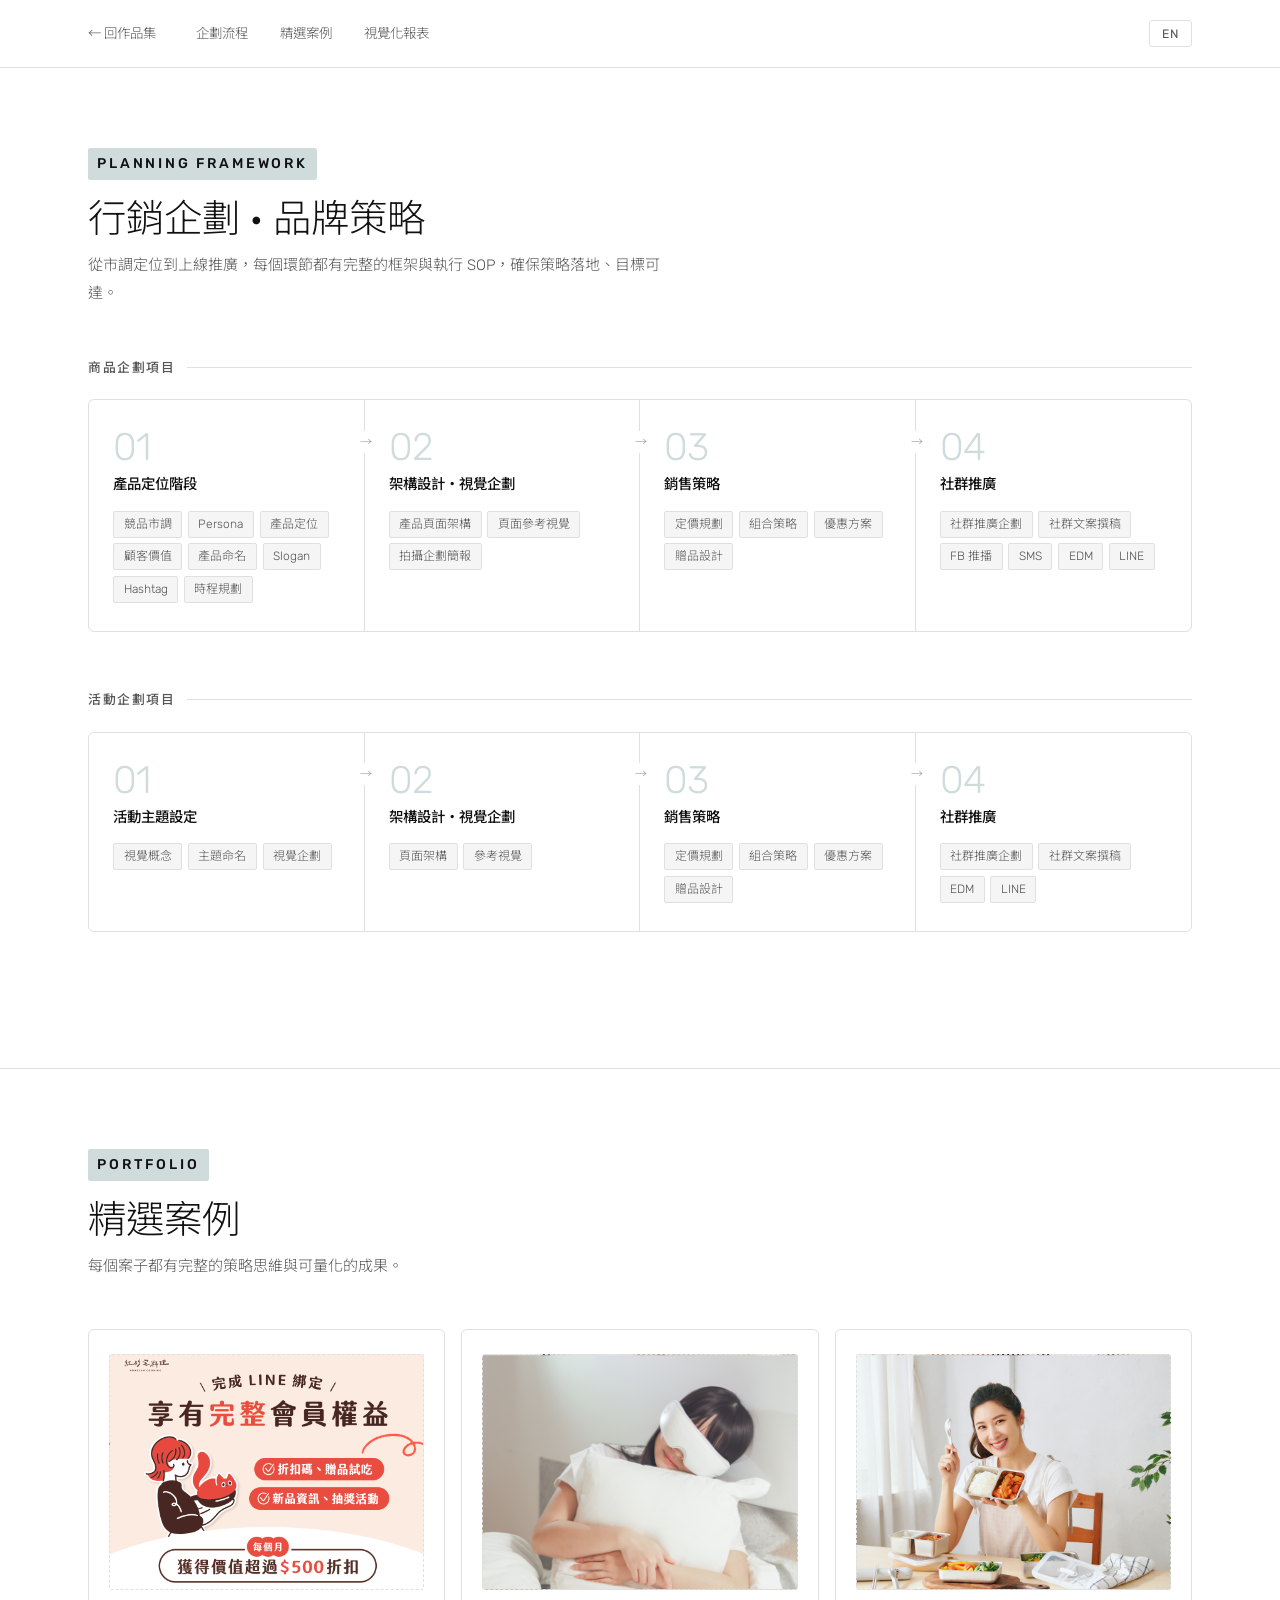
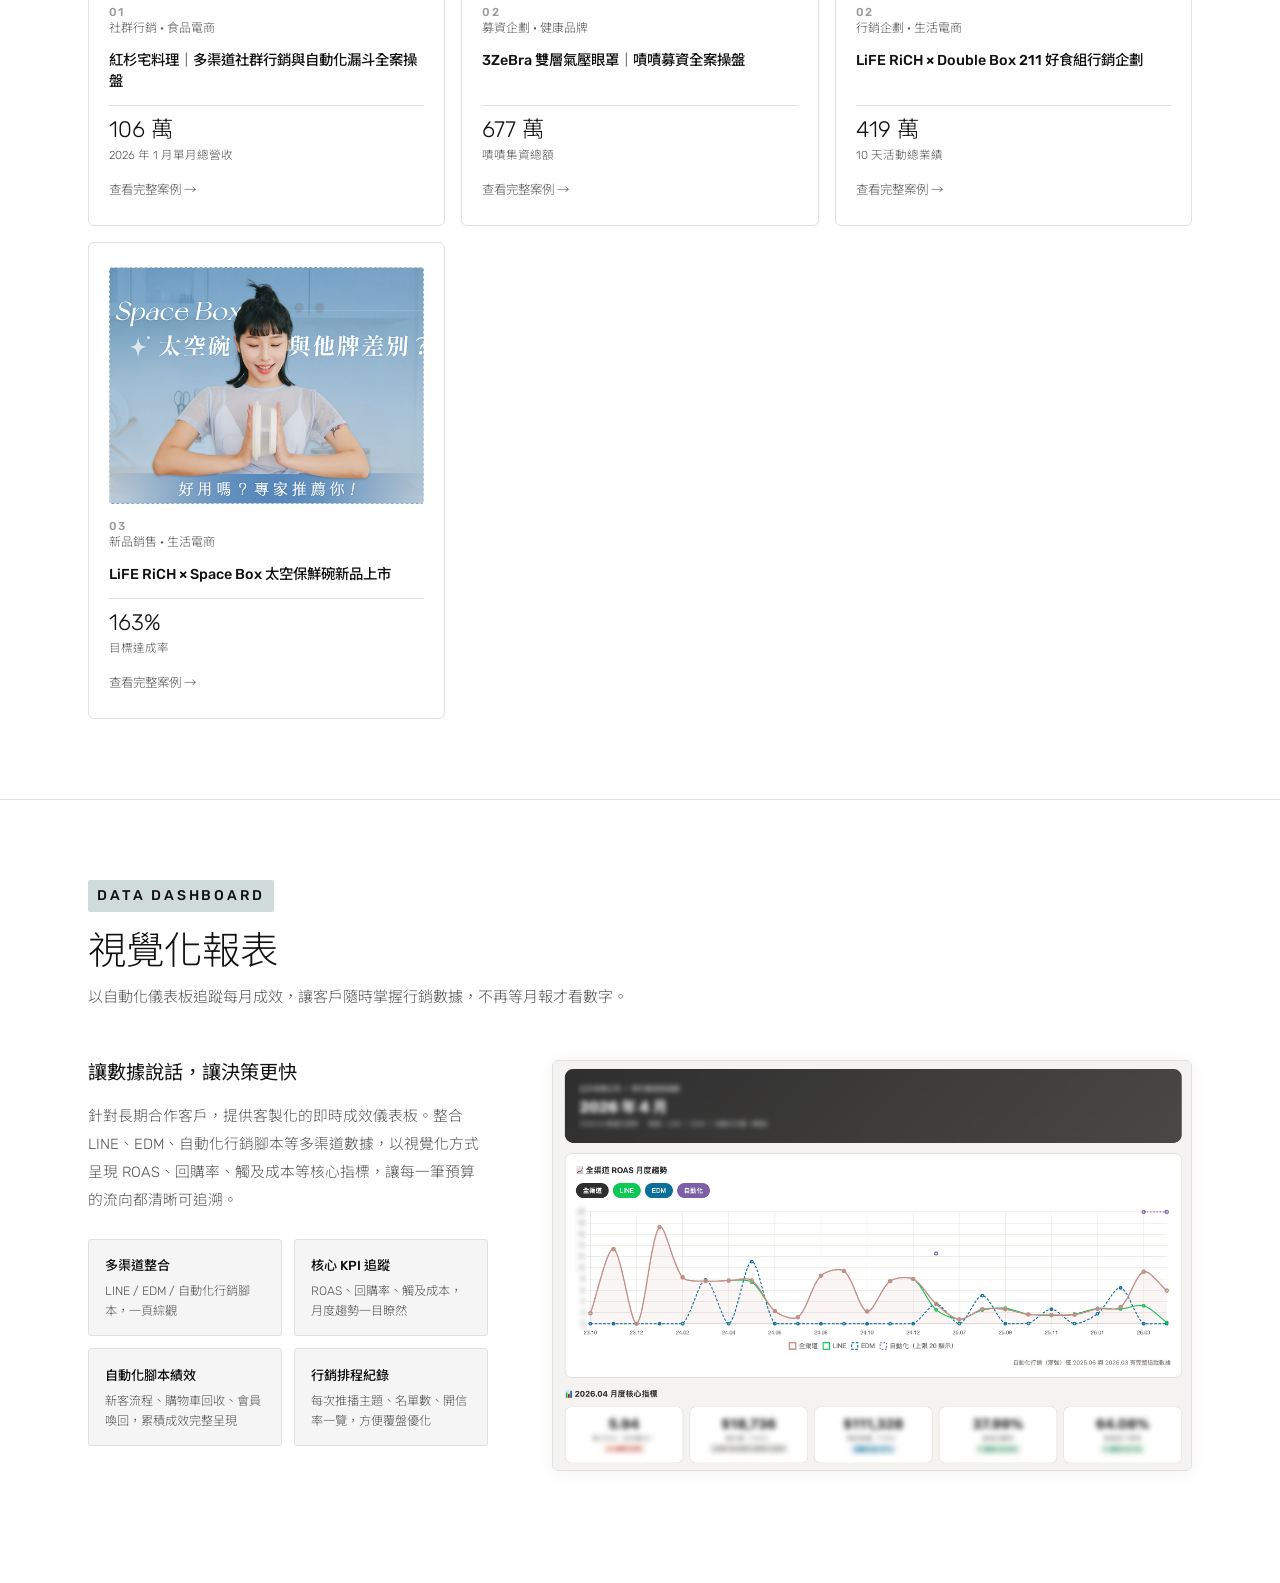
<file: marketing.html>
<!DOCTYPE html>
<html lang="zh-Hant">
<head>
  <meta charset="UTF-8">
  <meta name="viewport" content="width=device-width, initial-scale=1.0">
  <title>行銷企劃案例 — Josephine Portfolio</title>
  <link rel="preconnect" href="https://fonts.googleapis.com">
  <link rel="preconnect" href="https://fonts.gstatic.com" crossorigin>
  <link rel="stylesheet" href="https://fonts.googleapis.com/css2?family=Rubik:wght@300;400&family=Noto+Sans+TC:wght@300;400;500&display=swap">
  <link rel="stylesheet" href="style.css">
  <style>
    /* ── Page Nav ── */
    .mp-header {
      position: fixed;
      inset: 0 0 auto;
      z-index: 200;
      height: var(--nav-h);
      background: rgba(255,255,255,.92);
      backdrop-filter: blur(16px);
      -webkit-backdrop-filter: blur(16px);
      border-bottom: 1px solid var(--border);
    }
    .mp-nav {
      display: flex;
      align-items: center;
      height: 100%;
      max-width: var(--w);
      margin: 0 auto;
      padding: 0 3rem;
    }
    .mp-back {
      font-size: .84rem;
      color: var(--text-mid);
      display: flex;
      align-items: center;
      gap: .35rem;
      transition: color var(--t);
      margin-right: 2.5rem;
    }
    .mp-back:hover { color: var(--text); }
    .mp-anchors {
      display: flex;
      align-items: center;
      gap: 2rem;
    }
    .mp-anchors a {
      font-size: .84rem;
      color: var(--text-mid);
      position: relative;
      transition: color var(--t);
    }
    .mp-anchors a::after {
      content: '';
      position: absolute;
      bottom: -2px; left: 0; right: 0;
      height: 1px;
      background: var(--text);
      transform: scaleX(0);
      transform-origin: left;
      transition: transform var(--t);
    }
    .mp-anchors a:hover { color: var(--text); }
    .mp-anchors a:hover::after { transform: scaleX(1); }

    .mp-main { padding-top: var(--nav-h); }
    .mp-section {
      padding: 5rem 0;
      border-bottom: 1px solid var(--border);
    }
    .mp-section:last-child { border-bottom: none; padding-bottom: 7rem; }
    .mp-inner {
      max-width: var(--w);
      margin: 0 auto;
      padding: 0 3rem;
    }
    .mp-heading-block { margin-bottom: 3rem; }
    .mp-heading-block h2 {
      font-size: clamp(1.7rem, 3vw, 2.4rem);
      font-weight: 300;
      margin-bottom: .6rem;
      line-height: 1.2;
    }
    .mp-heading-block p {
      font-size: .94rem;
      color: var(--text-mid);
      max-width: 600px;
      line-height: 1.85;
    }

    /* ══════════════════════════
       Process Flow
    ══════════════════════════ */
    .process-group { margin-bottom: 3.5rem; }
    .process-group-label {
      font-size: .8rem;
      font-weight: 500;
      letter-spacing: .12em;
      text-transform: uppercase;
      color: var(--text-mid);
      margin-bottom: 1.25rem;
      display: flex;
      align-items: center;
      gap: .75rem;
    }
    .process-group-label::after {
      content: '';
      flex: 1;
      height: 1px;
      background: var(--border);
    }

    .process-flow {
      display: grid;
      grid-template-columns: repeat(4, 1fr);
      border: 1px solid var(--border);
      border-radius: var(--rl);
      overflow: hidden;
    }
    .process-step {
      padding: 1.75rem 1.5rem;
      border-right: 1px solid var(--border);
      position: relative;
    }
    .process-step:last-child { border-right: none; }

    .step-num {
      font-family: var(--serif);
      font-size: 2.4rem;
      font-weight: 300;
      color: var(--hl);
      line-height: 1;
      margin-bottom: .6rem;
      letter-spacing: -.02em;
    }
    .step-title {
      font-size: .9rem;
      font-weight: 500;
      color: var(--text);
      margin-bottom: 1rem;
      line-height: 1.3;
    }
    .step-tags {
      display: flex;
      flex-wrap: wrap;
      gap: .35rem;
    }
    .step-tag {
      background: var(--surface);
      border: 1px solid var(--border);
      border-radius: 2px;
      padding: .18rem .6rem;
      font-size: .75rem;
      color: var(--text-mid);
      line-height: 1.6;
      white-space: nowrap;
    }

    /* Arrow connector between steps */
    .process-step:not(:last-child)::after {
      content: '→';
      position: absolute;
      right: -10px;
      top: 1.9rem;
      font-size: .75rem;
      color: var(--text-light);
      background: var(--bg);
      padding: 0 2px;
      z-index: 1;
    }

    /* ══════════════════════════
       Case Cards
    ══════════════════════════ */
    .cases-grid {
      display: grid;
      grid-template-columns: repeat(5, 1fr);
      gap: 1rem;
    }
    .case-card {
      border: 1px solid var(--border);
      border-radius: var(--rl);
      padding: 1.5rem 1.25rem;
      display: flex;
      flex-direction: column;
      gap: .75rem;
      transition: box-shadow var(--t), transform var(--t);
      text-decoration: none;
      color: inherit;
    }
    .case-card:hover {
      box-shadow: var(--shh);
      transform: translateY(-3px);
    }
    .case-card-num {
      font-size: .72rem;
      font-weight: 500;
      letter-spacing: .12em;
      color: var(--text-light);
    }
    .case-card-cat {
      font-size: .75rem;
      color: var(--text-mid);
      margin-top: -.4rem;
    }
    .case-card-thumb {
      width: 100%;
      aspect-ratio: 4/3;
      background: var(--surface);
      border: 1.5px dashed var(--border);
      border-radius: var(--r);
      display: flex;
      align-items: center;
      justify-content: center;
      font-size: .72rem;
      color: var(--text-light);
      letter-spacing: .05em;
    }
    .case-card-title {
      font-size: .9rem;
      font-weight: 500;
      line-height: 1.45;
      color: var(--text);
    }
    .case-card-metric {
      margin-top: auto;
      padding-top: .75rem;
      border-top: 1px solid var(--border);
    }
    .case-metric-val {
      font-size: 1.4rem;
      font-weight: 300;
      color: var(--text);
      line-height: 1.1;
      font-family: var(--serif);
    }
    .case-metric-label {
      font-size: .72rem;
      color: var(--text-mid);
      margin-top: .15rem;
    }
    .case-card-link {
      font-size: .78rem;
      color: var(--text-mid);
      display: flex;
      align-items: center;
      gap: .3rem;
      transition: color var(--t);
    }
    .case-card:hover .case-card-link { color: var(--text); }

    /* ══════════════════════════
       Dashboard Section
    ══════════════════════════ */
    .dashboard-layout {
      display: grid;
      grid-template-columns: 1fr 1.6fr;
      gap: 4rem;
      align-items: start;
    }
    .dashboard-text h3 {
      font-size: 1.2rem;
      font-weight: 400;
      margin-bottom: 1rem;
      line-height: 1.4;
    }
    .dashboard-text p {
      font-size: .92rem;
      color: var(--text-mid);
      line-height: 1.9;
      margin-bottom: 1.25rem;
    }
    .dashboard-features {
      display: grid;
      grid-template-columns: 1fr 1fr;
      gap: .75rem;
      margin-top: 1.5rem;
    }
    .db-feature {
      padding: .9rem 1rem;
      border: 1px solid var(--border);
      border-radius: var(--r);
      background: var(--surface);
    }
    .db-feature-title {
      font-size: .82rem;
      font-weight: 500;
      color: var(--text);
      margin-bottom: .25rem;
    }
    .db-feature-desc {
      font-size: .76rem;
      color: var(--text-mid);
      line-height: 1.6;
    }
    .dashboard-image-wrap {
      border: 1px solid var(--border);
      border-radius: var(--rl);
      overflow: hidden;
      box-shadow: var(--sh);
    }
    .dashboard-image-wrap img {
      width: 100%;
      display: block;
    }

    /* ── Responsive ── */
    @media (max-width: 1024px) {
      .cases-grid { grid-template-columns: repeat(3, 1fr); }
    }
    @media (max-width: 900px) {
      .mp-nav { padding: 0 1.5rem; }
      .mp-inner { padding: 0 1.5rem; }
      .mp-anchors { display: none; }
      .process-flow { grid-template-columns: 1fr 1fr; }
      .process-step:nth-child(2) { border-right: none; }
      .process-step:nth-child(2)::after { display: none; }
      .dashboard-layout { grid-template-columns: 1fr; gap: 2rem; }
    }
    @media (max-width: 600px) {
      .process-flow { grid-template-columns: 1fr; }
      .process-step { border-right: none; border-bottom: 1px solid var(--border); }
      .process-step:last-child { border-bottom: none; }
      .process-step::after { display: none; }
      .cases-grid { grid-template-columns: 1fr 1fr; }
      .dashboard-features { grid-template-columns: 1fr; }
    }
  </style>
</head>
<body>

  <header class="mp-header">
    <nav class="mp-nav">
      <a href="index.html" class="mp-back" data-en="← Back to Portfolio">← 回作品集</a>
      <div class="mp-anchors">
        <a href="#process" data-en="Planning Flow">企劃流程</a>
        <a href="#cases" data-en="Cases">精選案例</a>
        <a href="#dashboard" data-en="Dashboard">視覺化報表</a>
      </div>
      <button class="lang-toggle" id="langToggle" style="margin-left:auto">EN</button>
    </nav>
  </header>

  <main class="mp-main">

    <!-- ════════════════════════════════
         1  企劃流程視覺化
    ════════════════════════════════ -->
    <section class="mp-section" id="process">
      <div class="mp-inner">
        <div class="mp-heading-block">
          <span class="eyebrow">Planning Framework</span>
          <h2 data-en="Marketing Planning · Brand Strategy">行銷企劃 · 品牌策略</h2>
          <p data-en="From market research to launch — every step follows a structured framework and execution SOP to ensure strategy lands and goals are achievable.">從市調定位到上線推廣，每個環節都有完整的框架與執行 SOP，確保策略落地、目標可達。</p>
        </div>

        <!-- 商品企劃 -->
        <div class="process-group">
          <p class="process-group-label" data-en="Product Planning">商品企劃項目</p>
          <div class="process-flow">
            <div class="process-step">
              <div class="step-num">01</div>
              <div class="step-title" data-en="Product Positioning">產品定位階段</div>
              <div class="step-tags">
                <span class="step-tag" data-en="Competitor Research">競品市調</span>
                <span class="step-tag">Persona</span>
                <span class="step-tag" data-en="Positioning">產品定位</span>
                <span class="step-tag" data-en="Customer Value">顧客價值</span>
                <span class="step-tag" data-en="Naming">產品命名</span>
                <span class="step-tag">Slogan</span>
                <span class="step-tag">Hashtag</span>
                <span class="step-tag" data-en="Timeline">時程規劃</span>
              </div>
            </div>
            <div class="process-step">
              <div class="step-num">02</div>
              <div class="step-title" data-en="Structure &amp; Visual Planning">架構設計・視覺企劃</div>
              <div class="step-tags">
                <span class="step-tag" data-en="Page Architecture">產品頁面架構</span>
                <span class="step-tag" data-en="Visual Reference">頁面參考視覺</span>
                <span class="step-tag" data-en="Shoot Brief">拍攝企劃簡報</span>
              </div>
            </div>
            <div class="process-step">
              <div class="step-num">03</div>
              <div class="step-title" data-en="Sales Strategy">銷售策略</div>
              <div class="step-tags">
                <span class="step-tag" data-en="Pricing">定價規劃</span>
                <span class="step-tag" data-en="Bundling">組合策略</span>
                <span class="step-tag" data-en="Promotions">優惠方案</span>
                <span class="step-tag" data-en="Gift Design">贈品設計</span>
              </div>
            </div>
            <div class="process-step">
              <div class="step-num">04</div>
              <div class="step-title" data-en="Social Promotion">社群推廣</div>
              <div class="step-tags">
                <span class="step-tag" data-en="Social Campaign">社群推廣企劃</span>
                <span class="step-tag" data-en="Copywriting">社群文案撰稿</span>
                <span class="step-tag" data-en="FB Push">FB 推播</span>
                <span class="step-tag">SMS</span>
                <span class="step-tag">EDM</span>
                <span class="step-tag">LINE</span>
              </div>
            </div>
          </div>
        </div>

        <!-- 活動企劃 -->
        <div class="process-group">
          <p class="process-group-label" data-en="Campaign Planning">活動企劃項目</p>
          <div class="process-flow">
            <div class="process-step">
              <div class="step-num">01</div>
              <div class="step-title" data-en="Theme Setting">活動主題設定</div>
              <div class="step-tags">
                <span class="step-tag" data-en="Visual Concept">視覺概念</span>
                <span class="step-tag" data-en="Theme Naming">主題命名</span>
                <span class="step-tag" data-en="Visual Planning">視覺企劃</span>
              </div>
            </div>
            <div class="process-step">
              <div class="step-num">02</div>
              <div class="step-title" data-en="Structure &amp; Visual Planning">架構設計・視覺企劃</div>
              <div class="step-tags">
                <span class="step-tag" data-en="Page Layout">頁面架構</span>
                <span class="step-tag" data-en="Visual Reference">參考視覺</span>
              </div>
            </div>
            <div class="process-step">
              <div class="step-num">03</div>
              <div class="step-title" data-en="Sales Strategy">銷售策略</div>
              <div class="step-tags">
                <span class="step-tag" data-en="Pricing">定價規劃</span>
                <span class="step-tag" data-en="Bundling">組合策略</span>
                <span class="step-tag" data-en="Promotions">優惠方案</span>
                <span class="step-tag" data-en="Gift Design">贈品設計</span>
              </div>
            </div>
            <div class="process-step">
              <div class="step-num">04</div>
              <div class="step-title" data-en="Social Promotion">社群推廣</div>
              <div class="step-tags">
                <span class="step-tag" data-en="Social Campaign">社群推廣企劃</span>
                <span class="step-tag" data-en="Copywriting">社群文案撰稿</span>
                <span class="step-tag">EDM</span>
                <span class="step-tag">LINE</span>
              </div>
            </div>
          </div>
        </div>

      </div>
    </section>

    <!-- ════════════════════════════════
         2  精選案例
    ════════════════════════════════ -->
    <section class="mp-section" id="cases">
      <div class="mp-inner">
        <div class="mp-heading-block">
          <span class="eyebrow">Portfolio</span>
          <h2 data-en="Selected Cases">精選案例</h2>
          <p data-en="Every project is backed by strategic thinking and measurable results.">每個案子都有完整的策略思維與可量化的成果。</p>
        </div>

        <div class="cases-grid" style="grid-template-columns:repeat(3,1fr)">

          <a href="hongsan.html" class="case-card">
            <div class="case-card-thumb" style="background-image:url(work-hongsan.jpg);background-size:cover;background-position:center;"></div>
            <div>
              <div class="case-card-num">01</div>
              <div class="case-card-cat" data-en="Social Marketing · Food E-commerce">社群行銷 · 食品電商</div>
            </div>
            <div class="case-card-title" data-en="Hongsan Home Cooking｜Multi-channel Social &amp; Automation Full Campaign">紅杉宅料理｜多渠道社群行銷與自動化漏斗全案操盤</div>
            <div class="case-card-metric">
              <div class="case-metric-val" data-en="NT$1.06M">106 萬</div>
              <div class="case-metric-label" data-en="Single Month Revenue, Jan 2026">2026 年 1 月單月總營收</div>
            </div>
            <span class="case-card-link" data-en="View full case →">查看完整案例 →</span>
          </a>

          <a href="3zebra-eye.html" class="case-card">
            <div class="case-card-thumb" style="background-image:url(work-3zebra.jpg);background-size:cover;background-position:center;"></div>
            <div>
              <div class="case-card-num">02</div>
              <div class="case-card-cat" data-en="Crowdfunding · Health Brand">募資企劃 · 健康品牌</div>
            </div>
            <div class="case-card-title" data-en="3ZeBra Eye Mask｜Zeczec Crowdfunding Full Campaign">3ZeBra 雙層氣壓眼罩｜嘖嘖募資全案操盤</div>
            <div class="case-card-metric">
              <div class="case-metric-val" data-en="NT$6.77M">677 萬</div>
              <div class="case-metric-label" data-en="Total Crowdfunding Amount">嘖嘖集資總額</div>
            </div>
            <span class="case-card-link" data-en="View full case →">查看完整案例 →</span>
          </a>

          <a href="doublebox.html" class="case-card">
            <div class="case-card-thumb" style="background-image:url(work-doublebox.jpg);background-size:cover;background-position:center;"></div>
            <div>
              <div class="case-card-num">02</div>
              <div class="case-card-cat" data-en="Marketing · Lifestyle E-commerce">行銷企劃 · 生活電商</div>
            </div>
            <div class="case-card-title" data-en="LiFE RiCH × Double Box 211 Healthy Bundle Campaign">LiFE RiCH × Double Box 211 好食組行銷企劃</div>
            <div class="case-card-metric">
              <div class="case-metric-val" data-en="NT$4.19M">419 萬</div>
              <div class="case-metric-label" data-en="10-Day Campaign Revenue">10 天活動總業績</div>
            </div>
            <span class="case-card-link" data-en="View full case →">查看完整案例 →</span>
          </a>

          <a href="spacebox.html" class="case-card">
            <div class="case-card-thumb" style="background-image:url(work-spacebox.jpg);background-size:cover;background-position:center;"></div>
            <div>
              <div class="case-card-num">03</div>
              <div class="case-card-cat" data-en="New Product · Lifestyle E-commerce">新品銷售 · 生活電商</div>
            </div>
            <div class="case-card-title" data-en="LiFE RiCH × Space Box｜New Product Launch">LiFE RiCH × Space Box 太空保鮮碗新品上市</div>
            <div class="case-card-metric">
              <div class="case-metric-val">163%</div>
              <div class="case-metric-label" data-en="Target Achievement Rate">目標達成率</div>
            </div>
            <span class="case-card-link" data-en="View full case →">查看完整案例 →</span>
          </a>

        </div>
      </div>
    </section>

    <!-- ════════════════════════════════
         3  視覺化報表
    ════════════════════════════════ -->
    <section class="mp-section" id="dashboard">
      <div class="mp-inner">
        <div class="mp-heading-block">
          <span class="eyebrow">Data Dashboard</span>
          <h2 data-en="Data Dashboard">視覺化報表</h2>
          <p data-en="Automated dashboards track monthly results so clients always know how marketing is performing — no waiting for monthly reports.">以自動化儀表板追蹤每月成效，讓客戶隨時掌握行銷數據，不再等月報才看數字。</p>
        </div>

        <div class="dashboard-layout">
          <div class="dashboard-text">
            <h3 data-en="Let Data Talk, Decide Faster">讓數據說話，讓決策更快</h3>
            <p data-en="For long-term clients, we provide customized real-time performance dashboards integrating LINE, EDM, and marketing automation scripts. Core KPIs — ROAS, repeat purchase rate, acquisition cost — are visualized so every budget decision is fully traceable.">針對長期合作客戶，提供客製化的即時成效儀表板。整合 LINE、EDM、自動化行銷腳本等多渠道數據，以視覺化方式呈現 ROAS、回購率、觸及成本等核心指標，讓每一筆預算的流向都清晰可追溯。</p>
            <div class="dashboard-features">
              <div class="db-feature">
                <div class="db-feature-title" data-en="Multi-channel Integration">多渠道整合</div>
                <div class="db-feature-desc" data-en="LINE / EDM / automation scripts, all in one view">LINE / EDM / 自動化行銷腳本，一頁綜觀</div>
              </div>
              <div class="db-feature">
                <div class="db-feature-title" data-en="Core KPI Tracking">核心 KPI 追蹤</div>
                <div class="db-feature-desc" data-en="ROAS, repeat rate, acquisition cost — monthly trends at a glance">ROAS、回購率、觸及成本，月度趨勢一目瞭然</div>
              </div>
              <div class="db-feature">
                <div class="db-feature-title" data-en="Automation Performance">自動化腳本績效</div>
                <div class="db-feature-desc" data-en="New customer flows, cart recovery, win-back — full cumulative results">新客流程、購物車回收、會員喚回，累積成效完整呈現</div>
              </div>
              <div class="db-feature">
                <div class="db-feature-title" data-en="Campaign Log">行銷排程紀錄</div>
                <div class="db-feature-desc" data-en="Every broadcast: topic, list size, open rate — all logged for easy review">每次推播主題、名單數、開信率一覽，方便覆盤優化</div>
              </div>
            </div>
          </div>
          <div class="dashboard-image-wrap">
            <img src="dashboard-preview.jpg" alt="視覺化報表 — 再行銷戰情室" loading="lazy">
          </div>
        </div>

      </div>
    </section>

  </main>

  <script src="script.js"></script>
</body>
</html>
</file>
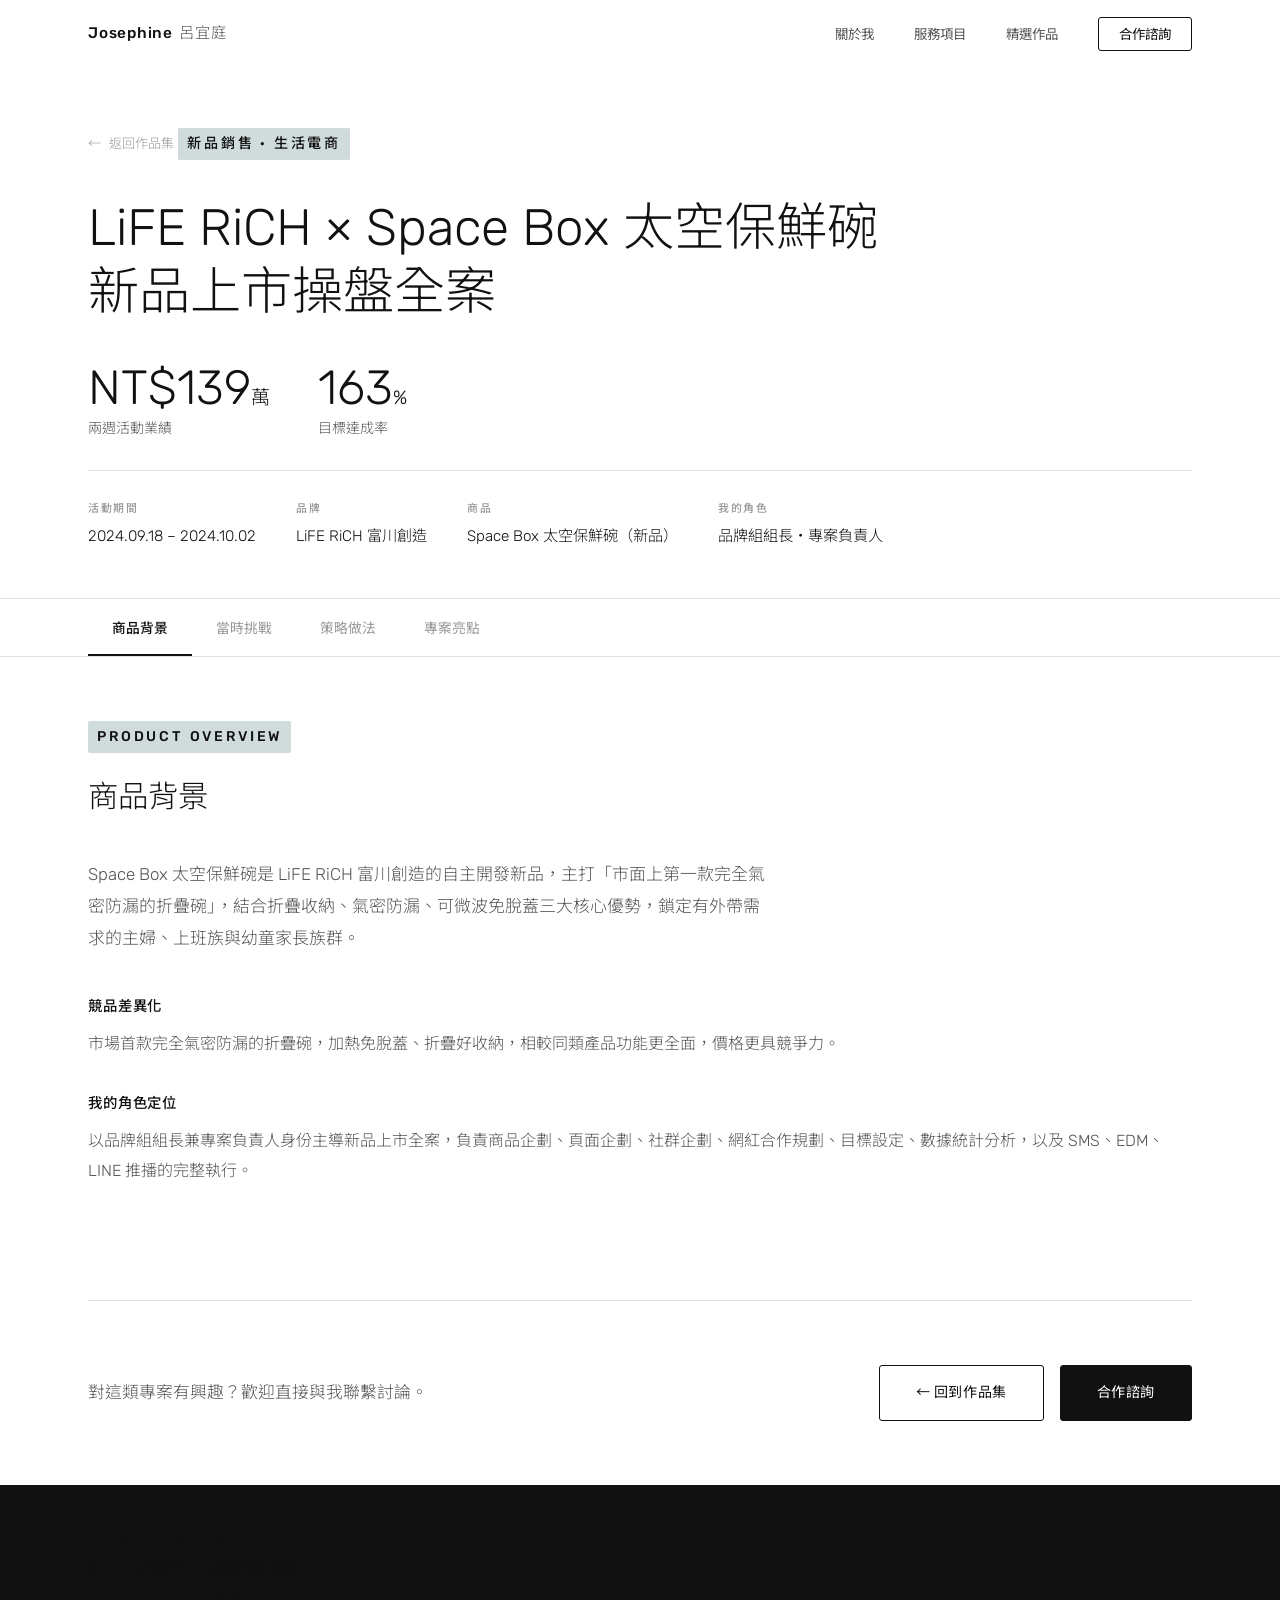
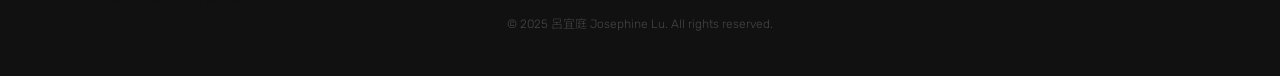
<file: spacebox.html>
<!DOCTYPE html>
<html lang="zh-Hant">
<head>
  <meta charset="UTF-8" />
  <meta name="viewport" content="width=device-width, initial-scale=1.0" />
  <title>LiFE RiCH × Space Box 太空保鮮碗｜新品上市操盤 · 呂宜庭作品集</title>
  <meta name="description" content="LiFE RiCH Space Box 太空保鮮碗新品上市全案：兩週業績 NT$1,389,640，目標達成率 163%，毛利 54 萬。品牌組組長兼專案負責人，統籌商品企劃、頁面企劃、社群推播與網紅合作。" />
  <link rel="preconnect" href="https://fonts.googleapis.com" />
  <link rel="preconnect" href="https://fonts.gstatic.com" crossorigin />
  <link href="https://fonts.googleapis.com/css2?family=Noto+Sans+TC:wght@300;400;500&family=Cormorant+Garamond:wght@300;400&family=Rubik:wght@300;400&display=swap" rel="stylesheet" />
  <link rel="stylesheet" href="style.css" />
</head>
<body>

  <!-- ── Navigation ── -->
  <header class="header" id="header">
    <nav class="nav container">
      <a href="index.html" class="nav-logo">Josephine <span>呂宜庭</span></a>
      <ul class="nav-links">
        <li><a href="index.html#about">關於我</a></li>
        <li><a href="index.html#services">服務項目</a></li>
        <li><a href="index.html#works">精選作品</a></li>
        <li><a href="index.html#contact" class="nav-cta">合作諮詢</a></li>
      </ul>
      <button class="hamburger" id="hamburger" aria-label="選單">
        <span></span><span></span><span></span>
      </button>
    </nav>
    <div class="mobile-menu" id="mobileMenu">
      <a href="index.html#about" class="mobile-link">關於我</a>
      <a href="index.html#services" class="mobile-link">服務項目</a>
      <a href="index.html#works" class="mobile-link">精選作品</a>
      <a href="index.html#contact" class="mobile-link">合作諮詢</a>
    </div>
  </header>

  <!-- ── Case Hero ── -->
  <section class="case-hero">
    <div class="container">
      <a href="index.html#works" class="case-back">返回作品集</a>

      <p class="eyebrow">新品銷售 · 生活電商</p>
      <h1 class="section-title" style="font-size: clamp(2rem, 4vw, 3.2rem); max-width: 800px;">
        LiFE RiCH × Space Box 太空保鮮碗<br />新品上市操盤全案
      </h1>

      <div class="case-kpi-row">
        <div class="case-kpi">
          <span class="case-kpi-num">NT$139<small style="font-size:1.2rem">萬</small></span>
          <span class="case-kpi-label">兩週活動業績</span>
        </div>
        <div class="case-kpi">
          <span class="case-kpi-num">163<small style="font-size:1.2rem">%</small></span>
          <span class="case-kpi-label">目標達成率</span>
        </div>
      </div>

      <div class="case-hero-meta">
        <div class="case-meta-item">
          <span class="case-meta-label">活動期間</span>
          <span class="case-meta-value">2024.09.18 – 2024.10.02</span>
        </div>
        <div class="case-meta-item">
          <span class="case-meta-label">品牌</span>
          <span class="case-meta-value">LiFE RiCH 富川創造</span>
        </div>
        <div class="case-meta-item">
          <span class="case-meta-label">商品</span>
          <span class="case-meta-value">Space Box 太空保鮮碗（新品）</span>
        </div>
        <div class="case-meta-item">
          <span class="case-meta-label">我的角色</span>
          <span class="case-meta-value">品牌組組長・專案負責人</span>
        </div>
      </div>
    </div>
  </section>

  <!-- ── Tab Navigation ── -->
  <div class="case-tabs-wrap">
    <nav class="case-tabs" id="caseTabs">
      <button class="case-tab active" data-tab="background">商品背景</button>
      <button class="case-tab" data-tab="pain">當時挑戰</button>
      <button class="case-tab" data-tab="strategy">策略做法</button>
      <button class="case-tab" data-tab="highlights">專案亮點</button>
    </nav>
  </div>

  <!-- ── Tab Contents ── -->
  <div class="case-body">
    <div class="container">

      <!-- Tab 1: 商品背景 -->
      <div class="case-tab-content active" id="tab-background">
        <p class="eyebrow">Product Overview</p>
        <h2 class="case-section-title">商品背景</h2>
        <p class="case-lead">
          Space Box 太空保鮮碗是 LiFE RiCH 富川創造的自主開發新品，主打「市面上第一款完全氣密防漏的折疊碗」，結合折疊收納、氣密防漏、可微波免脫蓋三大核心優勢，鎖定有外帶需求的主婦、上班族與幼童家長族群。
        </p>
        <h3 style="font-size:.9rem; font-weight:500; letter-spacing:.06em; margin:2rem 0 .5rem; color:var(--text);">競品差異化</h3>
        <p class="body-text">市場首款完全氣密防漏的折疊碗，加熱免脫蓋、折疊好收納，相較同類產品功能更全面，價格更具競爭力。</p>

        <h3 style="font-size:.9rem; font-weight:500; letter-spacing:.06em; margin:2rem 0 .5rem; color:var(--text);">我的角色定位</h3>
        <p class="body-text">以品牌組組長兼專案負責人身份主導新品上市全案，負責商品企劃、頁面企劃、社群企劃、網紅合作規劃、目標設定、數據統計分析，以及 SMS、EDM、LINE 推播的完整執行。</p>
      </div>

      <!-- Tab 2: 當時挑戰 -->
      <div class="case-tab-content" id="tab-pain">
        <p class="eyebrow">Challenges</p>
        <h2 class="case-section-title">當時挑戰</h2>
        <p class="case-lead">
          全新品類上市，意味著消費者完全沒有既有認知可以依賴——要先讓人「理解」，才能讓人「想買」。這是一個必須同時做消費者教育與業績衝刺的雙重挑戰。
        </p>
        <div class="pain-list">
          <div class="pain-item">
            <div>
              <h3 style="font-size:.95rem;font-weight:500;margin-bottom:.4rem;">商品認知從零開始，購買前說服門檻高</h3>
              <p style="font-size:.9rem;color:var(--text-mid);line-height:1.7;">這是一款市場上尚未有同類商品的新品類，消費者沒有參考框架，必須在頁面與社群內容中同時完成「功能說明」與「購買動機建立」，說服路徑比成熟商品更長。</p>
            </div>
          </div>
          <div class="pain-item">
            <div>
              <h3 style="font-size:.95rem;font-weight:500;margin-bottom:.4rem;">無歷史銷售數據可參考，目標設定與備貨決策難度高</h3>
              <p style="font-size:.9rem;color:var(--text-mid);line-height:1.7;">全新商品沒有過往業績作為基準，目標設定需要結合市場推估與競品研究，同時也影響到庫存規劃，容錯空間相對較小。</p>
            </div>
          </div>
          <div class="pain-item">
            <div>
              <h3 style="font-size:.95rem;font-weight:500;margin-bottom:.4rem;">多渠道上市協調複雜，時機稍有錯位即影響首日爆發力</h3>
              <p style="font-size:.9rem;color:var(--text-mid);line-height:1.7;">SMS、EDM、LINE、網紅發文需要在相近的時間窗口對齊，任何一個環節延誤都會削弱開賣首日的集中衝量效果，協調難度高。</p>
            </div>
          </div>
        </div>
      </div>

      <!-- Tab 3: 策略做法 -->
      <div class="case-tab-content" id="tab-strategy">
        <p class="eyebrow">Strategy & Execution</p>
        <h2 class="case-section-title">策略做法</h2>
        <p class="case-lead">
          核心策略是「兩客群分層 + 多入組拉高客單 + 滿額禮綁多入組門檻」：讓顧客在看到價格的同時，就已經感受到「再多加一點就更划算」的誘因，自然往高客單走。
        </p>
        <div class="strategy-grid">
          <div class="strategy-card">
            <div class="strategy-num">01</div>
            <h3 class="strategy-title">兩客群分層策略</h3>
            <p style="font-size:.9rem; color:var(--text-mid); line-height:1.7; margin-top:.5rem;">秘密會提前開賣享專屬優惠，一般賣場兩波推進，兩客群賣場獨立設計，確保各自的專屬感不被稀釋。</p>
          </div>
          <div class="strategy-card">
            <div class="strategy-num">02</div>
            <h3 class="strategy-title">多入組 + 滿額禮設計</h3>
            <p style="font-size:.9rem; color:var(--text-mid); line-height:1.7; margin-top:.5rem;">滿額贈品門檻精準卡在多入組金額，自然引導顧客往高客單走，有效提升平均客單價。</p>
          </div>
          <div class="strategy-card">
            <div class="strategy-num">03</div>
            <h3 class="strategy-title">商品企劃 & 頁面企劃</h3>
            <p style="font-size:.9rem; color:var(--text-mid); line-height:1.7; margin-top:.5rem;">以三大目標族群的顧客價值梳理訴求切角，強調一物多功能差異化，建立消費者的購買必要性。</p>
          </div>
          <div class="strategy-card">
            <div class="strategy-num">04</div>
            <h3 class="strategy-title">社群企劃 & 多渠道推播</h3>
            <p style="font-size:.9rem; color:var(--text-mid); line-height:1.7; margin-top:.5rem;">SMS、EDM、LINE 三渠道搭配波段節奏錯開推送，倒數預熱製造期待，開賣首日多渠道同步點火。</p>
          </div>
          <div class="strategy-card">
            <div class="strategy-num">05</div>
            <h3 class="strategy-title">網紅合作企劃</h3>
            <p style="font-size:.9rem; color:var(--text-mid); line-height:1.7; margin-top:.5rem;">篩選外帶生活主題創作者，提前確認發文時間對齊首波開賣，讓網紅流量在最需要的時機進入。</p>
          </div>
          <div class="strategy-card">
            <div class="strategy-num">06</div>
            <h3 class="strategy-title">數據統計 & 分析</h3>
            <p style="font-size:.9rem; color:var(--text-mid); line-height:1.7; margin-top:.5rem;">即時追蹤兩渠道業績進度，活動結束後拆解業績結構與客單走勢，整理競品數據作為定價參考。</p>
          </div>
        </div>
      </div>


      <!-- Tab 5: 專案亮點 -->
      <div class="case-tab-content" id="tab-highlights">
        <p class="eyebrow">Project Highlights</p>
        <h2 class="case-section-title">專案亮點</h2>
        <p class="case-lead">
          這個案子最難的地方在於它是一款需要「被教育才能被理解」的新品類。必須同時做好消費者教育、差異化定價設計、多渠道推播協調，以及讓顧客自然往高客單走的購買誘因設計。
        </p>
        <div class="highlight-grid">
          <div class="highlight-card">
            <span class="highlight-icon">🚀</span>
            <h3 class="highlight-title">新品上市全案操盤：從 0 到 139 萬</h3>
            <p class="highlight-desc">
              全新商品、全新品類，從命名、定位、頁面企劃到推播策略一手主導，在兩週內讓一個消費者不熟悉的商品達成 163% 目標，展現了新品上市的完整操盤能力。
            </p>
            <div class="highlight-tags">
              <span class="highlight-tag">新品上市</span>
              <span class="highlight-tag">商品定位</span>
              <span class="highlight-tag">消費者教育</span>
              <span class="highlight-tag">全案統籌</span>
            </div>
          </div>
          <div class="highlight-card">
            <span class="highlight-icon">💡</span>
            <h3 class="highlight-title">滿額禮 × 多入組：讓顧客主動往高客單走</h3>
            <p class="highlight-desc">
              把滿額贈品門檻精準卡在多入組金額，讓消費者在選方案的瞬間就感受到「多買一點反而更划算」的誘因，客單從 $2,500 自然拉升至 $2,800，不靠折扣、靠設計。
            </p>
            <div class="highlight-tags">
              <span class="highlight-tag">客單提升</span>
              <span class="highlight-tag">方案設計</span>
              <span class="highlight-tag">購買誘因</span>
            </div>
          </div>
          <div class="highlight-card">
            <span class="highlight-icon">🎯</span>
            <h3 class="highlight-title">三大 Persona 精準定位，訴求不打散彈槍</h3>
            <p class="highlight-desc">
              以主婦、上班族、幼童家長三大族群為核心，各自梳理功能、情感、社會價值，確保每條溝通線都打在對的人身上，頁面和社群內容不模糊、不說教。
            </p>
            <div class="highlight-tags">
              <span class="highlight-tag">Persona 研究</span>
              <span class="highlight-tag">Means-end Chain</span>
              <span class="highlight-tag">精準溝通</span>
            </div>
          </div>
        </div>

        <div style="margin-top: 3rem; padding: 2.5rem 2.5rem; background: var(--surface); border: 1px solid var(--border); border-radius: var(--rl);">
          <p class="eyebrow">Project Summary</p>
          <p class="case-section-title" style="font-size: 1.2rem; margin-bottom: 1rem;">專案總結</p>
          <p class="case-lead" style="margin-bottom: 0;">
            此專案在兩週內將一款市場全新品類推向 NT$139 萬業績，展現了<strong style="color:var(--text)">「新品上市企劃 × 分層定價策略 × 購買誘因設計 × 多渠道推播整合」的完整執行能力</strong>。作為品牌組組長，我不只是執行，更是從消費者洞察出發，設計出讓業績自然發生的機制——讓商品的差異化清晰可見，讓購買的理由順理成章。
          </p>
        </div>
      </div>

    </div>
  </div>

  <!-- ── Bottom CTA ── -->
  <div class="container">
    <div class="case-cta">
      <p class="case-cta-text">對這類專案有興趣？歡迎直接與我聯繫討論。</p>
      <div style="display:flex; gap:1rem; flex-wrap:wrap; align-items:center;">
        <a href="index.html#works" class="btn btn-outline">← 回到作品集</a>
        <a href="index.html#contact" class="btn btn-primary">合作諮詢</a>
      </div>
    </div>
  </div>

  <!-- ── Footer ── -->
  <footer class="footer">
    <div class="container footer-inner">
      <p class="footer-name">呂宜庭 · Josephine Lu</p>
      <p class="footer-desc">數位行銷顧問・接案專案服務</p>
      <div class="footer-links">
        <a href="mailto:rain850268@gmail.com">Email</a>
        <a href="https://www.linkedin.com/in/rain850268/" target="_blank" rel="noopener">LinkedIn</a>
        <a href="index.html#works">作品集</a>
      </div>
      <p class="footer-copy">© 2025 呂宜庭 Josephine Lu. All rights reserved.</p>
    </div>
  </footer>

  <script src="script.js"></script>
</body>
</html>
</file>
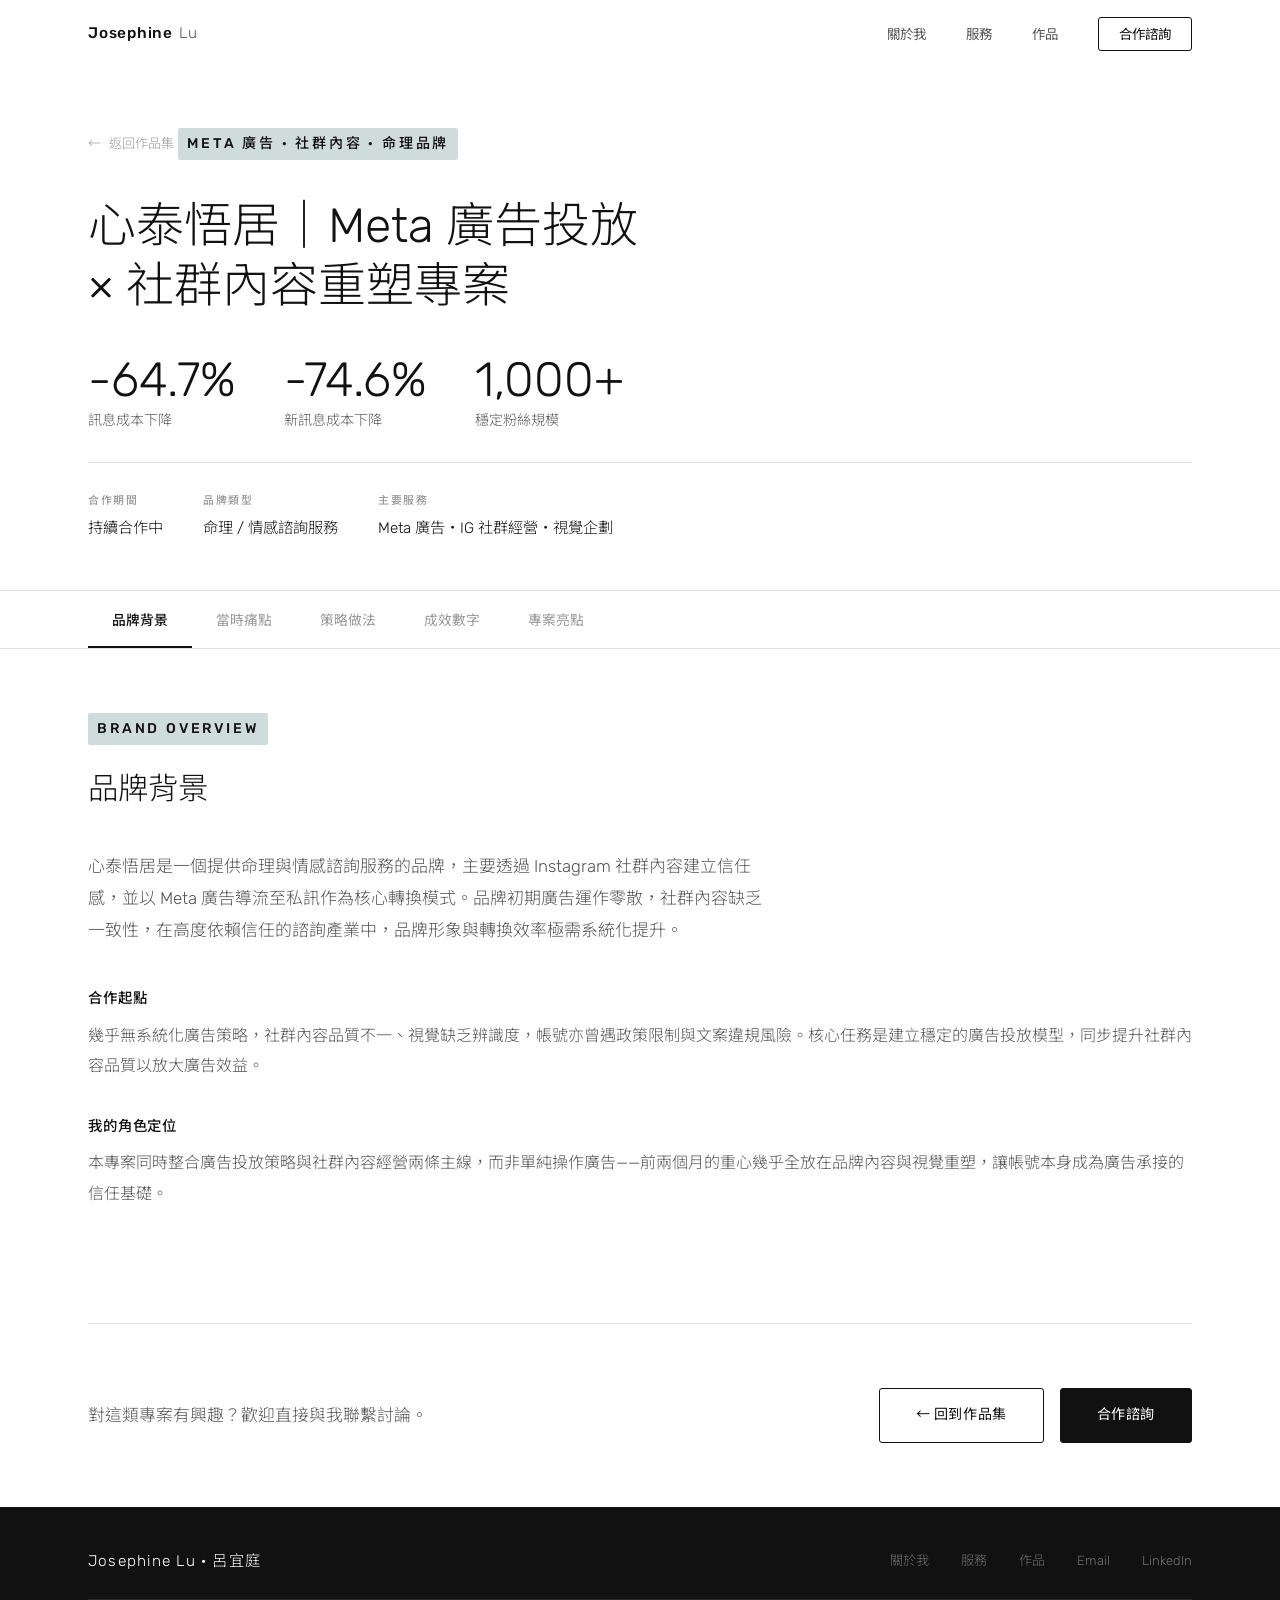
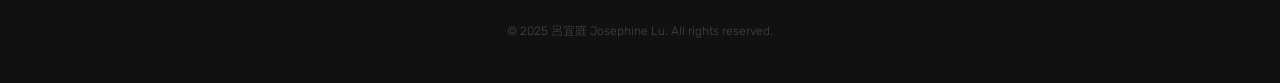
<file: xintai.html>
<!DOCTYPE html>
<html lang="zh-Hant">
<head>
  <meta charset="UTF-8" />
  <meta name="viewport" content="width=device-width, initial-scale=1.0" />
  <title>心泰悟居｜Meta 廣告 × 社群內容重塑 · Josephine Lu</title>
  <meta name="description" content="命理諮詢品牌心泰悟居 Meta 廣告投放全案：訊息成本從 $685 降至 $242（-64.7%），新訊息成本 -74.6%，同步重塑 IG 社群內容與視覺。" />
  <link rel="preconnect" href="https://fonts.googleapis.com" />
  <link rel="preconnect" href="https://fonts.gstatic.com" crossorigin />
  <link href="https://fonts.googleapis.com/css2?family=Noto+Sans+TC:wght@300;400;500&family=Cormorant+Garamond:wght@300;400&family=Rubik:wght@300;400&display=swap" rel="stylesheet" />
  <link rel="stylesheet" href="style.css" />
</head>
<body>

  <!-- ── Navigation ── -->
  <header class="header" id="header">
    <nav class="nav container">
      <a href="index.html" class="nav-logo">Josephine <span>Lu</span></a>
      <ul class="nav-links">
        <li><a href="index.html#about">關於我</a></li>
        <li><a href="index.html#services">服務</a></li>
        <li><a href="index.html#works">作品</a></li>
        <li><a href="index.html#contact" class="nav-cta">合作諮詢</a></li>
      </ul>
      <button class="hamburger" id="hamburger" aria-label="選單">
        <span></span><span></span><span></span>
      </button>
    </nav>
    <div class="mobile-menu" id="mobileMenu">
      <a href="index.html#about" class="mobile-link">關於我</a>
      <a href="index.html#services" class="mobile-link">服務</a>
      <a href="index.html#works" class="mobile-link">作品</a>
      <a href="index.html#contact" class="mobile-link">合作諮詢</a>
    </div>
  </header>

  <!-- ── Case Hero ── -->
  <section class="case-hero">
    <div class="container">
      <a href="index.html#works" class="case-back">返回作品集</a>

      <p class="eyebrow">Meta 廣告 · 社群內容 · 命理品牌</p>
      <h1 class="section-title" style="max-width: 760px;">
        心泰悟居｜Meta 廣告投放<br />× 社群內容重塑專案
      </h1>

      <div class="case-kpi-row">
        <div class="case-kpi">
          <span class="case-kpi-num">-64.7%</span>
          <span class="case-kpi-label">訊息成本下降</span>
        </div>
        <div class="case-kpi">
          <span class="case-kpi-num">-74.6%</span>
          <span class="case-kpi-label">新訊息成本下降</span>
        </div>
        <div class="case-kpi">
          <span class="case-kpi-num">1,000+</span>
          <span class="case-kpi-label">穩定粉絲規模</span>
        </div>
      </div>

      <div class="case-hero-meta">
        <div class="case-meta-item">
          <span class="case-meta-label">合作期間</span>
          <span class="case-meta-value">持續合作中</span>
        </div>
        <div class="case-meta-item">
          <span class="case-meta-label">品牌類型</span>
          <span class="case-meta-value">命理 / 情感諮詢服務</span>
        </div>
        <div class="case-meta-item">
          <span class="case-meta-label">主要服務</span>
          <span class="case-meta-value">Meta 廣告・IG 社群經營・視覺企劃</span>
        </div>
      </div>
    </div>
  </section>

  <!-- ── Tab Navigation ── -->
  <div class="case-tabs-wrap">
    <nav class="case-tabs" id="caseTabs">
      <button class="case-tab active" data-tab="background">品牌背景</button>
      <button class="case-tab" data-tab="pain">當時痛點</button>
      <button class="case-tab" data-tab="strategy">策略做法</button>
      <button class="case-tab" data-tab="results">成效數字</button>
      <button class="case-tab" data-tab="highlights">專案亮點</button>
    </nav>
  </div>

  <!-- ── Tab Contents ── -->
  <div class="case-body">
    <div class="container">

      <!-- Tab 1: 品牌背景 -->
      <div class="case-tab-content active" id="tab-background">
        <p class="eyebrow">Brand Overview</p>
        <h2 class="case-section-title">品牌背景</h2>
        <p class="case-lead">
          心泰悟居是一個提供命理與情感諮詢服務的品牌，主要透過 Instagram 社群內容建立信任感，並以 Meta 廣告導流至私訊作為核心轉換模式。品牌初期廣告運作零散，社群內容缺乏一致性，在高度依賴信任的諮詢產業中，品牌形象與轉換效率極需系統化提升。
        </p>
        <h3 style="font-size:.9rem; font-weight:500; letter-spacing:.06em; margin:2rem 0 .5rem; color:var(--text);">合作起點</h3>
        <p class="body-text">幾乎無系統化廣告策略，社群內容品質不一、視覺缺乏辨識度，帳號亦曾遇政策限制與文案違規風險。核心任務是建立穩定的廣告投放模型，同步提升社群內容品質以放大廣告效益。</p>

        <h3 style="font-size:.9rem; font-weight:500; letter-spacing:.06em; margin:2rem 0 .5rem; color:var(--text);">我的角色定位</h3>
        <p class="body-text">本專案同時整合廣告投放策略與社群內容經營兩條主線，而非單純操作廣告——前兩個月的重心幾乎全放在品牌內容與視覺重塑，讓帳號本身成為廣告承接的信任基礎。</p>
      </div>

      <!-- Tab 2: 當時痛點 -->
      <div class="case-tab-content" id="tab-pain">
        <p class="eyebrow">Pain Points</p>
        <h2 class="case-section-title">當時痛點</h2>
        <p class="case-lead">
          命理諮詢是一個高度依賴信任感的服務類型，廣告能帶來曝光，但沒有足夠的品牌質感撐底，流量進來也難以轉換。加上廣告平台對此類內容有較嚴格的規範，操作空間需要謹慎拿捏。
        </p>
        <div class="pain-list">
          <div class="pain-item">
            <div>
              <h3 style="font-size:.95rem;font-weight:500;margin-bottom:.4rem;">廣告投放缺乏系統架構，成效不穩定</h3>
              <p style="font-size:.9rem;color:var(--text-mid);line-height:1.7;">廣告策略較為零散，缺乏完整的素材測試機制與素材輪替規劃，成效容易在短期內衰退，難以維持穩定的獲客節奏。</p>
            </div>
          </div>
          <div class="pain-item">
            <div>
              <h3 style="font-size:.95rem;font-weight:500;margin-bottom:.4rem;">社群內容品質不一致，品牌信任感不足</h3>
              <p style="font-size:.9rem;color:var(--text-mid);line-height:1.7;">IG 帳號貼文風格缺乏統一調性，視覺質感偏弱，當廣告流量進入帳號後，難以形成足夠的信任基礎推動私訊轉換。</p>
            </div>
          </div>
          <div class="pain-item">
            <div>
              <h3 style="font-size:.95rem;font-weight:500;margin-bottom:.4rem;">敏感類廣告的合規限制，操作空間受限</h3>
              <p style="font-size:.9rem;color:var(--text-mid);line-height:1.7;">情感、命理類內容在廣告平台上有較高的違規風險，帳號曾遭遇政策限制，如何在合規框架內維持廣告效益，是本案的額外挑戰。</p>
            </div>
          </div>
        </div>
      </div>

      <!-- Tab 3: 策略做法 -->
      <div class="case-tab-content" id="tab-strategy">
        <p class="eyebrow">Strategy & Execution</p>
        <h2 class="case-section-title">策略做法</h2>
        <p class="case-lead">
          這個專案的策略核心是「先固化品牌資產，再放大廣告效益」——前兩個月幾乎全力投入社群內容重塑，讓帳號本身具備承接廣告流量的信任基礎，再同步建立高效的廣告素材測試架構。
        </p>
        <div class="strategy-grid">
          <div class="strategy-card">
            <div class="strategy-num">01</div>
            <h3 class="strategy-title">建立完整 Meta 廣告投放架構</h3>
            <p style="font-size:.9rem; color:var(--text-mid); line-height:1.7; margin-top:.5rem;">規劃主轉換素材與測試素材雙軌策略，建立素材主題模型，根據疲勞度持續替換優化，降低成效衰退風險。</p>
          </div>
          <div class="strategy-card">
            <div class="strategy-num">02</div>
            <h3 class="strategy-title">社群內容全面重塑</h3>
            <p style="font-size:.9rem; color:var(--text-mid); line-height:1.7; margin-top:.5rem;">前兩個月密集優化品牌貼文設計與文案風格，建立視覺模板，讓帳號本身成為廣告流量的信任基礎。</p>
          </div>
          <div class="strategy-card">
            <div class="strategy-num">03</div>
            <h3 class="strategy-title">帳號優化後的質變成長</h3>
            <p style="font-size:.9rem; color:var(--text-mid); line-height:1.7; margin-top:.5rem;">貼文頻率與視覺一致性大幅改善，粉絲增長加快，品牌從單純投廣進化為「內容 + 廣告」雙驅動模式。</p>
          </div>
          <div class="strategy-card">
            <div class="strategy-num">04</div>
            <h3 class="strategy-title">廣告合規與風險控管</h3>
            <p style="font-size:.9rem; color:var(--text-mid); line-height:1.7; margin-top:.5rem;">持續優化私訊文案規避敏感詞，協助品牌建立安全的廣告操作模式，維持帳號長期穩定性。</p>
          </div>
        </div>
      </div>

      <!-- Tab 4: 成效數字 -->
      <div class="case-tab-content" id="tab-results">
        <p class="eyebrow">Results</p>
        <h2 class="case-section-title">成效數字</h2>
        <p class="case-lead">
          以下數字呈現合作期間（2024.11–2026.03）的核心成效，私訊獲客成本的大幅優化是本專案最直接的商業價值體現。
        </p>

        <div class="results-grid">
          <div class="result-card">
            <div class="result-num">-74.6<small>%</small></div>
            <div class="result-label">新訊息成本下降</div>
            <div class="result-context">$1,028 → $261，新客獲取效率大幅提升</div>
          </div>
          <div class="result-card">
            <div class="result-num">1,000<small>+</small></div>
            <div class="result-label">穩定粉絲規模</div>
            <div class="result-context">2024/12 帳號優化後粉絲增長速度顯著提升</div>
          </div>
        </div>

      </div>

      <!-- Tab 5: 專案亮點 -->
      <div class="case-tab-content" id="tab-highlights">
        <p class="eyebrow">Project Highlights</p>
        <h2 class="case-section-title">專案亮點</h2>
        <p class="case-lead">
          本專案最特別之處，在於它不是一個單純的廣告投放案——而是廣告策略與品牌社群內容建設同時推進，兩條主線協同發力，讓品牌帳號成為廣告效益的放大器。
        </p>
        <div class="highlight-grid">
          <div class="highlight-card">
            <span class="highlight-icon">🎯</span>
            <h3 class="highlight-title">廣告投手升級為品牌整合策略角色</h3>
            <p class="highlight-desc">
              同時負責 Meta 廣告策略、IG 社群經營、視覺模板建立、文案優化、短影音規劃與數據月報，讓品牌從零散操作走向完整系統化。
            </p>
            <div class="highlight-tags">
              <span class="highlight-tag">Meta 廣告策略</span>
              <span class="highlight-tag">IG 社群經營</span>
              <span class="highlight-tag">視覺企劃</span>
              <span class="highlight-tag">文案優化</span>
              <span class="highlight-tag">數據分析</span>
            </div>
          </div>
          <div class="highlight-card">
            <span class="highlight-icon">✨</span>
            <h3 class="highlight-title">打造品牌社群資產，而非單純投廣</h3>
            <p class="highlight-desc">
              前兩個月密集投入社群內容重塑，建立一致化視覺模板、提升帳號專業信任度，讓 IG 帳號本身具備吸引並承接廣告流量的能力，社群成為廣告成效的乘數。
            </p>
            <div class="highlight-tags">
              <span class="highlight-tag">視覺一致化</span>
              <span class="highlight-tag">信任感建立</span>
              <span class="highlight-tag">社群資產</span>
            </div>
          </div>
          <div class="highlight-card">
            <span class="highlight-icon">⚖️</span>
            <h3 class="highlight-title">敏感產業的合規操作能力</h3>
            <p class="highlight-desc">
              在情感類廣告的政策敏感地帶，兼顧成效目標與平台規範，有效降低違規風險，維持廣告帳號長期穩定性，是本案另一個不可或缺的核心能力。
            </p>
            <div class="highlight-tags">
              <span class="highlight-tag">廣告合規</span>
              <span class="highlight-tag">風險控管</span>
              <span class="highlight-tag">帳號穩定</span>
            </div>
          </div>
        </div>

        <div style="margin-top: 3rem; padding: 2.5rem; background: var(--surface); border: 1px solid var(--border); border-radius: var(--rl);">
          <p class="eyebrow">Project Summary</p>
          <p class="case-section-title" style="font-size: 1.2rem; margin-bottom: 1rem;">專案總結</p>
          <p class="case-lead" style="margin-bottom: 0;">
            此專案成功協助品牌建立完整的<strong style="color:var(--text)">「品牌社群內容 × 視覺升級 × 廣告投放 × 名單轉換」成長模型</strong>。不僅讓訊息獲客成本從 $685 降至 $242（-64.7%），更讓品牌帳號在內容品質、信任感與營運效率上產生質變，展現在品牌行銷策略、Meta 廣告投放、社群經營與商業數據分析上的整合型能力。
          </p>
        </div>
      </div>

    </div>
  </div>

  <!-- ── Bottom CTA ── -->
  <div class="container">
    <div class="case-cta">
      <p class="case-cta-text">對這類專案有興趣？歡迎直接與我聯繫討論。</p>
      <div style="display:flex; gap:1rem; flex-wrap:wrap;">
        <a href="index.html#works" class="btn btn-outline">← 回到作品集</a>
        <a href="index.html#contact" class="btn btn-primary">合作諮詢</a>
      </div>
    </div>
  </div>

  <!-- ── Footer ── -->
  <footer class="footer">
    <div class="container">
      <div class="footer-top">
        <p class="footer-brand">Josephine Lu · 呂宜庭</p>
        <nav class="footer-nav">
          <a href="index.html#about">關於我</a>
          <a href="index.html#services">服務</a>
          <a href="index.html#works">作品</a>
          <a href="mailto:rain850268@gmail.com">Email</a>
          <a href="https://www.linkedin.com/in/rain850268/" target="_blank" rel="noopener">LinkedIn</a>
        </nav>
      </div>
      <p class="footer-copy">© 2025 呂宜庭 Josephine Lu. All rights reserved.</p>
    </div>
  </footer>

  <script src="script.js"></script>
</body>
</html>
</file>
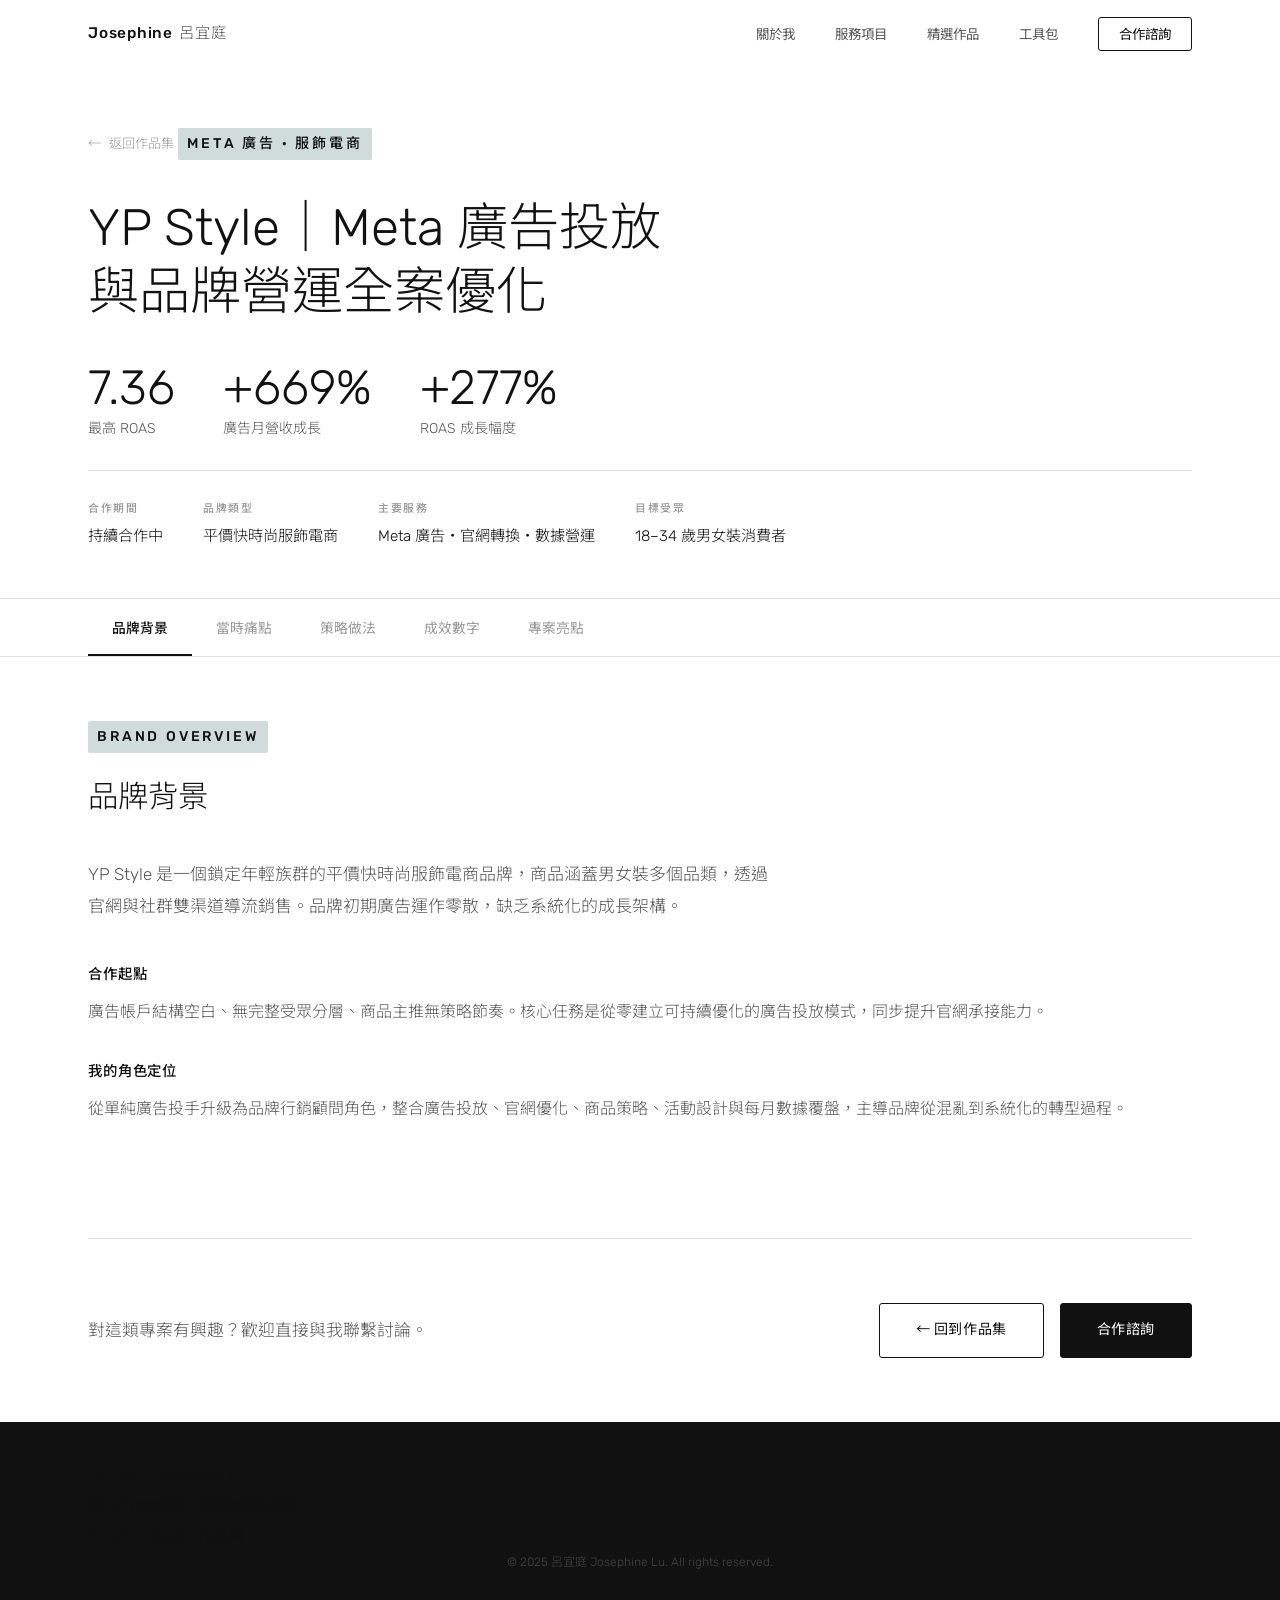
<file: yp-style.html>
<!DOCTYPE html>
<html lang="zh-Hant">
<head>
  <meta charset="UTF-8" />
  <meta name="viewport" content="width=device-width, initial-scale=1.0" />
  <title>YP Style｜Meta 廣告投放與品牌營運優化 · 呂宜庭作品集</title>
  <meta name="description" content="服飾電商品牌 YP Style Meta 廣告投放全案：ROAS 1.95 → 7.36，廣告月營收成長 +669%，從零系統化廣告投放到品牌完整營運策略。" />
  <link rel="preconnect" href="https://fonts.googleapis.com" />
  <link rel="preconnect" href="https://fonts.gstatic.com" crossorigin />
  <link href="https://fonts.googleapis.com/css2?family=Noto+Sans+TC:wght@300;400;500&family=Cormorant+Garamond:wght@300;400&family=Rubik:wght@300;400&display=swap" rel="stylesheet" />
  <link rel="stylesheet" href="style.css" />
</head>
<body>

  <!-- ── Navigation ── -->
  <header class="header" id="header">
    <nav class="nav container">
      <a href="index.html" class="nav-logo">Josephine <span>呂宜庭</span></a>
      <ul class="nav-links">
        <li><a href="index.html#about">關於我</a></li>
        <li><a href="index.html#services">服務項目</a></li>
        <li><a href="index.html#works">精選作品</a></li>
        <li><a href="index.html#tools">工具包</a></li>
        <li><a href="index.html#contact" class="nav-cta">合作諮詢</a></li>
      </ul>
      <button class="hamburger" id="hamburger" aria-label="選單">
        <span></span><span></span><span></span>
      </button>
    </nav>
    <div class="mobile-menu" id="mobileMenu">
      <a href="index.html#about" class="mobile-link">關於我</a>
      <a href="index.html#services" class="mobile-link">服務項目</a>
      <a href="index.html#works" class="mobile-link">精選作品</a>
      <a href="index.html#tools" class="mobile-link">工具包</a>
      <a href="index.html#contact" class="mobile-link">合作諮詢</a>
    </div>
  </header>

  <!-- ── Case Hero ── -->
  <section class="case-hero">
    <div class="container">
      <a href="index.html#works" class="case-back">返回作品集</a>

      <p class="eyebrow">Meta 廣告 · 服飾電商</p>
      <h1 class="section-title" style="font-size: clamp(2rem, 4vw, 3.2rem); max-width: 760px;">
        YP Style｜Meta 廣告投放<br />與品牌營運全案優化
      </h1>

      <div class="case-kpi-row">
        <div class="case-kpi">
          <span class="case-kpi-num">7.36</span>
          <span class="case-kpi-label">最高 ROAS</span>
        </div>
        <div class="case-kpi">
          <span class="case-kpi-num">+669%</span>
          <span class="case-kpi-label">廣告月營收成長</span>
        </div>
        <div class="case-kpi">
          <span class="case-kpi-num">+277%</span>
          <span class="case-kpi-label">ROAS 成長幅度</span>
        </div>
      </div>

      <div class="case-hero-meta">
        <div class="case-meta-item">
          <span class="case-meta-label">合作期間</span>
          <span class="case-meta-value">持續合作中</span>
        </div>
        <div class="case-meta-item">
          <span class="case-meta-label">品牌類型</span>
          <span class="case-meta-value">平價快時尚服飾電商</span>
        </div>
        <div class="case-meta-item">
          <span class="case-meta-label">主要服務</span>
          <span class="case-meta-value">Meta 廣告・官網轉換・數據營運</span>
        </div>
        <div class="case-meta-item">
          <span class="case-meta-label">目標受眾</span>
          <span class="case-meta-value">18–34 歲男女裝消費者</span>
        </div>
      </div>
    </div>
  </section>

  <!-- ── Tab Navigation ── -->
  <div class="case-tabs-wrap">
    <nav class="case-tabs" id="caseTabs">
      <button class="case-tab active" data-tab="background">品牌背景</button>
      <button class="case-tab" data-tab="pain">當時痛點</button>
      <button class="case-tab" data-tab="strategy">策略做法</button>
      <button class="case-tab" data-tab="results">成效數字</button>
      <button class="case-tab" data-tab="highlights">專案亮點</button>
    </nav>
  </div>

  <!-- ── Tab Contents ── -->
  <div class="case-body">
    <div class="container">

      <!-- Tab 1: 品牌背景 -->
      <div class="case-tab-content active" id="tab-background">
        <p class="eyebrow">Brand Overview</p>
        <h2 class="case-section-title">品牌背景</h2>
        <p class="case-lead">
          YP Style 是一個鎖定年輕族群的平價快時尚服飾電商品牌，商品涵蓋男女裝多個品類，透過官網與社群雙渠道導流銷售。品牌初期廣告運作零散，缺乏系統化的成長架構。
        </p>

        <h3 style="font-size:.9rem; font-weight:500; letter-spacing:.06em; margin:2rem 0 .5rem; color:var(--text);">合作起點</h3>
        <p class="body-text">廣告帳戶結構空白、無完整受眾分層、商品主推無策略節奏。核心任務是從零建立可持續優化的廣告投放模式，同步提升官網承接能力。</p>

        <h3 style="font-size:.9rem; font-weight:500; letter-spacing:.06em; margin:2rem 0 .5rem; color:var(--text);">我的角色定位</h3>
        <p class="body-text">從單純廣告投手升級為品牌行銷顧問角色，整合廣告投放、官網優化、商品策略、活動設計與每月數據覆盤，主導品牌從混亂到系統化的轉型過程。</p>
      </div>

      <!-- Tab 2: 當時痛點 -->
      <div class="case-tab-content" id="tab-pain">
        <p class="eyebrow">Pain Points</p>
        <h2 class="case-section-title">當時痛點</h2>
        <p class="case-lead">
          品牌已建立一定的會員與社群基礎，但整體行銷仍停留在單次活動驅動的模式，缺乏系統性的持續觸達機制，導致舊客難以穩定回流，新客也難以被有效留住。
        </p>
        <div class="pain-list">
          <div class="pain-item">
            <div>
              <h3 style="font-size:.95rem;font-weight:500;margin-bottom:.4rem;">行銷節奏不連貫，活動結束後即斷訊</h3>
              <p style="font-size:.9rem;color:var(--text-mid);line-height:1.7;">活動期間流量集中，一旦活動結束便缺乏後續跟進，顧客購買後沒有完善的回訪機制，回購全靠顧客自發。</p>
            </div>
          </div>
          <div class="pain-item">
            <div>
              <h3 style="font-size:.95rem;font-weight:500;margin-bottom:.4rem;">多渠道並行，但缺乏整合與歸因</h3>
              <p style="font-size:.9rem;color:var(--text-mid);line-height:1.7;">同時在多個平台曝光，卻無法有效追蹤各渠道實際貢獻，難以判斷哪些推播真正帶來轉換，行銷資源配置缺乏依據。</p>
            </div>
          </div>
          <div class="pain-item">
            <div>
              <h3 style="font-size:.95rem;font-weight:500;margin-bottom:.4rem;">社群內容不一致，難以建立品牌識別</h3>
              <p style="font-size:.9rem;color:var(--text-mid);line-height:1.7;">貼文風格與視覺呈現缺乏統一規範，無法在短時間內讓新訪客感受到品牌調性，也削弱了廣告流量進來後的轉換信任基礎。</p>
            </div>
          </div>
        </div>
      </div>

      <!-- Tab 3: 策略做法 -->
      <div class="case-tab-content" id="tab-strategy">
        <p class="eyebrow">Strategy & Execution</p>
        <h2 class="case-section-title">策略做法</h2>
        <p class="case-lead">
          我的方法不是只優化廣告，而是把廣告投放、商品策略、官網轉換與數據分析視為一套系統同步推進，讓每一個優化點都能放大彼此的效益。
        </p>
        <div class="strategy-grid">
          <div class="strategy-card">
            <div class="strategy-num">01</div>
            <h3 class="strategy-title">建立完整廣告漏斗架構</h3>
            <p style="font-size:.9rem; color:var(--text-mid); line-height:1.7; margin-top:.5rem;">規劃多層級廣告結構，導入再行銷受眾策略，彈性調整預算配置，雙軌並行推進業績成長。</p>
          </div>
          <div class="strategy-card">
            <div class="strategy-num">02</div>
            <h3 class="strategy-title">商品與季節策略同步優化</h3>
            <p style="font-size:.9rem; color:var(--text-mid); line-height:1.7; margin-top:.5rem;">依氣候切換主推商品，建立季節行事曆，並以數據驗證活動門檻設定是否符合消費者心理。</p>
          </div>
          <div class="strategy-card">
            <div class="strategy-num">03</div>
            <h3 class="strategy-title">官網轉換率全面優化</h3>
            <p style="font-size:.9rem; color:var(--text-mid); line-height:1.7; margin-top:.5rem;">提出免運門檻調整、商品頁資訊標準化、活動頁視覺配置等轉換率優化建議，降低購物車放棄率。</p>
          </div>
          <div class="strategy-card">
            <div class="strategy-num">04</div>
            <h3 class="strategy-title">數據驅動的每月營運決策</h3>
            <p style="font-size:.9rem; color:var(--text-mid); line-height:1.7; margin-top:.5rem;">每月整合廣告、官網與商品銷售數據，持續提供品牌活動方向與營運建議，協助決策快速落地。</p>
          </div>
        </div>
      </div>

      <!-- Tab 4: 成效數字 -->
      <div class="case-tab-content" id="tab-results">
        <p class="eyebrow">Results</p>
        <h2 class="case-section-title">成效數字</h2>
        <p class="case-lead">
          以下數字呈現合作期間（2025.03–2025.11）的關鍵成效，反映廣告投放、官網轉換與品牌整體營收的全面成長。
        </p>

        <div class="results-grid">
          <div class="result-card">
            <div class="result-num">1.95 → <span style="background:var(--hl); padding:.05em .2em; border-radius:2px;">7.36</span></div>
            <div class="result-label">ROAS 成長軌跡</div>
            <div class="result-context">2025/3 → 2025/11，成長幅度約 +277%</div>
          </div>
          <div class="result-card">
            <div class="result-num">+669<small>%</small></div>
            <div class="result-label">廣告月營收成長</div>
            <div class="result-context">$109,883 → $845,775（同期對比）</div>
          </div>
        </div>
      </div>

      <!-- Tab 5: 專案亮點 -->
      <div class="case-tab-content" id="tab-highlights">
        <p class="eyebrow">Project Highlights</p>
        <h2 class="case-section-title">專案亮點</h2>
        <p class="case-lead">
          這個案子最核心的價值，在於我不是一個廣告投手，而是作為品牌的成長夥伴，把廣告、商品、官網、數據整合成一套可持續放大的系統。
        </p>
        <div class="highlight-grid">
          <div class="highlight-card">
            <span class="highlight-icon">📈</span>
            <h3 class="highlight-title">從投手升級為品牌營收策略角色</h3>
            <p class="highlight-desc">
              不只執行廣告操作，更深入整合六大面向，讓每一個環節都能協同放大整體成效，而非各自分散。
            </p>
            <div class="highlight-tags">
              <span class="highlight-tag">廣告投放</span>
              <span class="highlight-tag">商品策略</span>
              <span class="highlight-tag">官網轉換</span>
              <span class="highlight-tag">活動設計</span>
              <span class="highlight-tag">數據分析</span>
              <span class="highlight-tag">營運優化</span>
            </div>
          </div>
          <div class="highlight-card">
            <span class="highlight-icon">📊</span>
            <h3 class="highlight-title">高度數據化管理能力</h3>
            <p class="highlight-desc">
              建立品牌每月數據分析報告，將廣告數據轉譯為可執行的品牌決策，協助從單純投廣走向系統化營運，讓老闆看得懂、用得上。
            </p>
            <div class="highlight-tags">
              <span class="highlight-tag">每月數據報告</span>
              <span class="highlight-tag">數據轉譯</span>
              <span class="highlight-tag">系統化營運</span>
            </div>
          </div>
          <div class="highlight-card">
            <span class="highlight-icon">⚡</span>
            <h3 class="highlight-title">快速測試與調整能力</h3>
            <p class="highlight-desc">
              因應季節、商品熱度、廣告政策限制快速調整素材與策略，找出高 ROAS 商品與促銷模型，提高預算使用效率，避免資源浪費。
            </p>
            <div class="highlight-tags">
              <span class="highlight-tag">快速迭代</span>
              <span class="highlight-tag">素材優化</span>
              <span class="highlight-tag">預算效率</span>
            </div>
          </div>
        </div>

        <div style="margin-top: 3rem; padding: 2.5rem 2.5rem; background: var(--surface); border: 1px solid var(--border); border-radius: var(--rl);">
          <p class="eyebrow">Project Summary</p>
          <p class="case-section-title" style="font-size: 1.2rem; margin-bottom: 1rem;">專案總結</p>
          <p class="case-lead" style="margin-bottom: 0;">
            此專案成功協助品牌從缺乏系統化廣告操作的狀態，逐步建立完整的<strong style="color:var(--text)">「廣告投放 × 官網優化 × 商品策略 × 數據營運」成長模型</strong>。不僅提升短期業績，更建立可持續放大的品牌營運基礎，展現在品牌行銷、廣告投放、數據分析與商業策略整合的綜合能力。
          </p>
        </div>
      </div>

    </div>
  </div>

  <!-- ── Bottom CTA ── -->
  <div class="container">
    <div class="case-cta">
      <p class="case-cta-text">對這類專案有興趣？歡迎直接與我聯繫討論。</p>
      <div style="display:flex; gap:1rem; flex-wrap:wrap;">
        <a href="index.html#works" class="btn btn-outline">← 回到作品集</a>
        <a href="index.html#contact" class="btn btn-primary">合作諮詢</a>
      </div>
    </div>
  </div>

  <!-- ── Footer ── -->
  <footer class="footer">
    <div class="container footer-inner">
      <p class="footer-name">呂宜庭 · Josephine Lu</p>
      <p class="footer-desc">數位行銷顧問・接案專案服務</p>
      <div class="footer-links">
        <a href="mailto:rain850268@gmail.com">Email</a>
        <a href="https://www.linkedin.com/in/rain850268/" target="_blank" rel="noopener">LinkedIn</a>
        <a href="index.html#works">作品集</a>
      </div>
      <p class="footer-copy">© 2025 呂宜庭 Josephine Lu. All rights reserved.</p>
    </div>
  </footer>

  <script src="script.js"></script>
</body>
</html>
</file>
<file: style.css>
/* ── Variables ── */
:root {
  --bg:          #FFFFFF;
  --surface:     #F5F5F5;
  --surface-alt: #EBEBEB;
  --border:      #E0E0E0;
  --text:        #111111;
  --text-mid:    #555555;
  --text-light:  #999999;
  --accent:      #111111;
  --accent-dark: #000000;
  --accent-pale: #CCCCCC;
  --hl:          #D0DCDC;   /* highlighter */
  --white:       #FFFFFF;

  --sans:  'Rubik', 'Noto Sans TC', -apple-system, BlinkMacSystemFont, sans-serif;
  --serif: 'Rubik', 'Noto Sans TC', sans-serif;
  --num:   'Rubik', 'Noto Sans TC', sans-serif;

  --r:    3px;
  --rl:   6px;
  --t:    0.25s ease;
  --sh:   0 2px 20px rgba(0,0,0,.05);
  --shh:  0 8px 40px rgba(0,0,0,.10);
  --w:    1200px;
  --nav-h: 68px;
}

/* ── Reset ── */
*, *::before, *::after { box-sizing: border-box; margin: 0; padding: 0; }
html { scroll-behavior: smooth; }
body {
  font-family: var(--sans);
  background: var(--bg);
  color: var(--text);
  line-height: 1.85;
  font-weight: 300;
  font-size: 1rem;
  -webkit-font-smoothing: antialiased;
}
img { display: block; max-width: 100%; }
a   { color: inherit; text-decoration: none; }
ul  { list-style: none; }

/* ── Layout ── */
.container {
  max-width: var(--w);
  margin: 0 auto;
  padding: 0 3rem;
}

/* ── Typography ── */
.eyebrow {
  display: inline-block;
  font-size: .88rem;
  font-weight: 500;
  letter-spacing: .2em;
  text-transform: uppercase;
  color: var(--text);
  background: var(--hl);
  padding: .22em .65em;
  border-radius: 2px;
  margin-bottom: 1rem;
}
.section-heading {
  font-size: clamp(2rem, 4vw, 3rem);
  font-weight: 300;
  line-height: 1.2;
  margin-bottom: 1.25rem;
  color: var(--text);
}
.body-text {
  font-size: 1rem;
  color: var(--text-mid);
  line-height: 1.9;
  margin-bottom: 1.1rem;
}

/* ── Buttons ── */
.btn {
  display: inline-flex;
  align-items: center;
  justify-content: center;
  gap: .4rem;
  padding: .85rem 2.25rem;
  font-family: var(--sans);
  font-size: .88rem;
  font-weight: 400;
  letter-spacing: .04em;
  border: 1px solid transparent;
  border-radius: var(--r);
  cursor: pointer;
  transition: background var(--t), color var(--t), border-color var(--t), transform var(--t);
}
.btn-primary { background: var(--accent); color: var(--white); border-color: var(--accent); }
.btn-primary:hover { background: var(--accent-dark); border-color: var(--accent-dark); transform: translateY(-2px); }
.btn-outline { background: transparent; color: var(--accent); border-color: var(--accent); }
.btn-outline:hover { background: var(--accent); color: var(--white); transform: translateY(-2px); }

/* ── Header ── */
.header {
  position: fixed;
  inset: 0 0 auto;
  z-index: 200;
  height: var(--nav-h);
  background: rgba(255,255,255,.92);
  backdrop-filter: blur(16px);
  -webkit-backdrop-filter: blur(16px);
  border-bottom: 1px solid transparent;
  transition: border-color var(--t);
}
.header.scrolled { border-bottom-color: var(--border); }
.nav {
  display: flex;
  align-items: center;
  justify-content: space-between;
  height: 100%;
}
.nav-logo { font-size: .96rem; font-weight: 500; letter-spacing: .05em; color: var(--text); }
.nav-logo span { font-weight: 300; color: var(--text-mid); margin-left: .1rem; }
.nav-links { display: flex; align-items: center; gap: 2.5rem; }
.nav-links a {
  font-size: .84rem;
  color: var(--text-mid);
  font-weight: 400;
  transition: color var(--t);
  position: relative;
}
.nav-links a:not(.nav-cta)::after {
  content: '';
  position: absolute;
  bottom: -2px; left: 0; right: 0;
  height: 1px;
  background: var(--text);
  transform: scaleX(0);
  transform-origin: left;
  transition: transform var(--t);
}
.nav-links a:not(.nav-cta):hover { color: var(--text); }
.nav-links a:not(.nav-cta):hover::after { transform: scaleX(1); }
.nav-cta {
  padding: .5rem 1.25rem !important;
  border: 1px solid var(--accent);
  border-radius: var(--r);
  color: var(--accent) !important;
  transition: background var(--t), color var(--t) !important;
}
.nav-cta:hover { background: var(--accent); color: var(--white) !important; }
.nav-cta::after { display: none !important; }

.nav-right { display: flex; align-items: center; gap: .75rem; }

.lang-toggle {
  background: none;
  border: 1px solid var(--border);
  border-radius: var(--r);
  padding: .32rem .75rem;
  font-family: var(--sans);
  font-size: .76rem;
  font-weight: 400;
  letter-spacing: .1em;
  color: var(--text-mid);
  cursor: pointer;
  transition: color var(--t), border-color var(--t);
  white-space: nowrap;
}
.lang-toggle:hover { color: var(--text); border-color: var(--text); }

.hamburger {
  display: none;
  flex-direction: column;
  gap: 5px;
  background: none;
  border: none;
  cursor: pointer;
  padding: 4px;
}
.hamburger span { display: block; width: 22px; height: 1.5px; background: var(--text); }
.mobile-menu {
  display: none;
  flex-direction: column;
  background: var(--bg);
  border-bottom: 1px solid var(--border);
  padding: 1rem 3rem 1.5rem;
  gap: .75rem;
}
.mobile-menu.open { display: flex; }
.mobile-link { font-size: .96rem; color: var(--text-mid); transition: color var(--t); }
.mobile-link:hover { color: var(--text); }

/* ── Hero ── */
.hero {
  min-height: 100vh;
  padding-top: var(--nav-h);
  display: flex;
  align-items: center;
  position: relative;
  overflow: hidden;
}
.hero::after {
  content: 'J';
  position: absolute;
  font-family: var(--sans);
  font-size: 60vw;
  font-weight: 300;
  color: var(--hl);
  opacity: .45;
  right: -8vw;
  bottom: -15vw;
  line-height: 1;
  user-select: none;
  pointer-events: none;
}
.hero .container { position: relative; z-index: 1; }
.hero-content { max-width: 640px; }
.hero-name {
  display: flex;
  flex-direction: column;
  gap: .2rem;
  margin-bottom: 1.5rem;
}
.hero-name-zh {
  font-family: var(--sans);
  font-size: clamp(2.6rem, 5.5vw, 4.8rem);
  font-weight: 300;
  line-height: 1;
  color: var(--text);
}
.hero-name-en {
  font-family: var(--sans);
  font-size: clamp(1.1rem, 2.2vw, 1.8rem);
  font-weight: 300;
  line-height: 1.2;
  color: var(--text-mid);
  letter-spacing: .04em;
}
.hero-desc {
  font-size: .94rem;
  color: var(--text-mid);
  letter-spacing: .06em;
  margin-bottom: 2.75rem;
}
.hero-actions { display: flex; gap: 1rem; flex-wrap: wrap; }
.hero-scroll {
  position: absolute;
  bottom: 2.5rem; left: 50%;
  transform: translateX(-50%);
  display: flex; flex-direction: column; align-items: center; gap: 6px;
  z-index: 1;
}
.hero-scroll-line {
  width: 1px; height: 50px;
  background: linear-gradient(to bottom, transparent, var(--accent-pale));
  animation: pulse 2s ease-in-out infinite;
}
.hero-scroll-dot { width: 5px; height: 5px; border-radius: 50%; background: var(--accent-pale); }
@keyframes pulse { 0%,100%{opacity:.35} 50%{opacity:1} }

/* ── About (hero-about combined) ── */
.about {
  display: grid;
  grid-template-columns: 42% 58%;
  min-height: 100vh;
  border-top: none;
}
.about-photo {
  position: relative;
  overflow: hidden;
  background: var(--surface);
}
.about-photo img {
  width: 100%;
  height: 100%;
  object-fit: cover;
  object-position: top center;
  display: block;
}
.about-contact-bar {
  position: absolute;
  bottom: 0; left: 0; right: 0;
  background: linear-gradient(transparent, rgba(10,10,10,.72));
  padding: 3rem 2.5rem 2rem;
  display: flex;
  flex-direction: column;
  gap: .55rem;
}
.about-contact-item {
  display: flex;
  align-items: center;
  gap: .75rem;
  font-size: .82rem;
  color: rgba(255,255,255,.88);
}
.about-contact-label {
  font-size: .66rem;
  font-weight: 500;
  letter-spacing: .16em;
  text-transform: uppercase;
  color: rgba(255,255,255,.5);
  min-width: 3rem;
}
.about-content {
  padding: 6rem 5rem;
  display: flex;
  flex-direction: column;
  justify-content: center;
  padding-top: calc(var(--nav-h) + 4rem);
}
.about-stats {
  display: flex;
  gap: 2.25rem;
  flex-wrap: wrap;
  padding: 1.75rem 0;
  margin: 1.75rem 0;
  border-top: 1px solid var(--border);
  border-bottom: 1px solid var(--border);
}
.stat { display: flex; flex-direction: column; }
.stat-n {
  font-family: var(--num);
  font-size: 2.2rem;
  font-weight: 300;
  color: var(--text);
  line-height: 1;
  margin-bottom: .2rem;
}
.stat-l { font-size: .84rem; color: var(--text-mid); letter-spacing: .03em; }

/* ── Services ── */
.services {
  padding: 7rem 0;
  background: var(--surface);
  border-top: 1px solid var(--border);
}
.section-header { margin-bottom: 3.5rem; }
.svc-grid {
  display: grid;
  grid-template-columns: repeat(3, 1fr);
  gap: 1.5rem;
}
.svc-card {
  background: var(--bg);
  border: 1px solid var(--border);
  border-radius: var(--rl);
  overflow: hidden;
  transition: transform var(--t), box-shadow var(--t);
}
.svc-card:hover { transform: translateY(-4px); box-shadow: var(--shh); }
.svc-thumb {
  height: 180px;
  display: flex;
  align-items: flex-end;
  padding: 1.25rem;
}
.svc-thumb-1 { background: linear-gradient(145deg, var(--hl) 0%, #BFD0D0 100%); }
.svc-thumb-2 { background: linear-gradient(145deg, #D8E4E4 0%, #C4D4D4 100%); }
.svc-thumb-3 { background: linear-gradient(145deg, #E4ECEC 0%, #CDD8D8 100%); }
.svc-thumb-label {
  font-family: var(--sans);
  font-size: 1.6rem;
  font-weight: 300;
  letter-spacing: .15em;
  color: rgba(17,17,17,.18);
}
.svc-body { padding: 1.75rem; }
.svc-title { font-size: 1rem; font-weight: 500; color: var(--text); margin-bottom: .6rem; }
.svc-desc { font-size: .88rem; color: var(--text-mid); line-height: 1.75; margin-bottom: 1rem; }
.svc-items { display: flex; flex-direction: column; gap: .35rem; }
.svc-items li {
  font-size: .82rem; color: var(--text-light);
  padding-left: 1rem; position: relative;
}
.svc-items li::before { content: '—'; position: absolute; left: 0; color: var(--accent-pale); }

/* ── Works ── */
.works {
  padding: 7rem 0 0;
  border-top: 1px solid var(--border);
}
.works > .container { margin-bottom: 3.5rem; }
.works-list { width: 100%; }

.work-item {
  display: grid;
  grid-template-columns: 1fr 1fr;
  min-height: 520px;
  border-top: 1px solid var(--border);
  transition: background var(--t);
}
.work-item:hover { background: var(--surface); }
.work-item:last-child { border-bottom: 1px solid var(--border); }

.work-item-visual {
  overflow: hidden;
  position: relative;
  display: flex;
  align-items: flex-end;
  padding: 2rem;
}
.wv-1 { background: linear-gradient(145deg, var(--hl) 0%, #BDD0D0 100%); }
.wv-2 { background: linear-gradient(145deg, #D8E4E4 0%, #C0D2D2 100%); }
.wv-3 { background: linear-gradient(145deg, #E2ECEC 0%, #CADADA 100%); }
.wv-4 { background: linear-gradient(145deg, #EAF0F0 0%, #D4E0E0 100%); }
.wv-5 { background: linear-gradient(145deg, #E8EFE0 0%, #D0DFC0 100%); }
.wv-label {
  font-family: var(--sans);
  font-size: 1.8rem;
  font-weight: 300;
  letter-spacing: .2em;
  color: rgba(17,17,17,.16);
}
.work-item-body {
  padding: 5rem;
  display: flex;
  flex-direction: column;
  justify-content: center;
  gap: .75rem;
}
.work-item--rev .work-item-visual { order: 2; }
.work-item--rev .work-item-body   { order: 1; }

.work-item-head {
  display: flex;
  align-items: baseline;
  gap: 1.25rem;
  margin-bottom: .25rem;
}
.work-num {
  font-family: var(--num);
  font-size: 3.5rem;
  font-weight: 300;
  color: var(--border);
  line-height: 1;
}
.work-cat {
  display: inline-block;
  font-size: .68rem;
  font-weight: 500;
  letter-spacing: .12em;
  text-transform: uppercase;
  color: var(--text);
  background: var(--hl);
  padding: .2em .6em;
  border-radius: 2px;
}
.work-item-title {
  font-size: clamp(1.3rem, 2.5vw, 1.75rem);
  font-weight: 300;
  line-height: 1.35;
  color: var(--text);
}
.work-item-desc {
  font-size: .92rem;
  color: var(--text-mid);
  line-height: 1.85;
  max-width: 440px;
}
.work-item-metrics {
  display: flex;
  gap: 2rem;
  flex-wrap: wrap;
  padding: 1.25rem 0;
  border-top: 1px solid var(--border);
  border-bottom: 1px solid var(--border);
  margin: .25rem 0;
}
.wm { display: flex; flex-direction: column; }
.wm-n {
  font-family: var(--num);
  font-size: 1.75rem;
  font-weight: 300;
  color: var(--text);
  line-height: 1;
}
.wm-l { font-size: .8rem; color: var(--text-mid); margin-top: .2rem; }
.work-item-link {
  display: inline-flex;
  align-items: center;
  gap: .5rem;
  font-size: .88rem;
  color: var(--text);
  transition: gap var(--t);
  width: fit-content;
  margin-top: .5rem;
}
.work-item-link:hover { gap: .85rem; }

/* ── Contact ── */
.contact {
  padding: 8rem 0;
  background: var(--surface);
  border-top: 1px solid var(--border);
  text-align: center;
}
.contact-inner { max-width: 600px; margin: 0 auto; }
.contact-inner .body-text { margin-bottom: 2.5rem; }
.contact-actions { display: flex; gap: 1rem; justify-content: center; flex-wrap: wrap; margin-bottom: 1.5rem; }
.contact-email { font-size: .88rem; color: var(--text-light); letter-spacing: .04em; }

/* ── Footer ── */
.footer { background: var(--text); padding: 2.5rem 0; }
.footer-top {
  display: flex;
  align-items: center;
  justify-content: space-between;
  padding-bottom: 1.5rem;
  border-bottom: 1px solid rgba(255,255,255,.1);
  margin-bottom: 1.25rem;
}
.footer-brand { font-size: .96rem; font-weight: 300; letter-spacing: .08em; color: var(--bg); }
.footer-nav { display: flex; gap: 2rem; flex-wrap: wrap; }
.footer-nav a { font-size: .82rem; color: rgba(255,255,255,.4); transition: color var(--t); }
.footer-nav a:hover { color: var(--bg); }
.footer-copy { font-size: .75rem; color: rgba(255,255,255,.22); text-align: center; }

/* ── Reveal ── */
.reveal { opacity: 0; transform: translateY(22px); transition: opacity .65s ease, transform .65s ease; }
.reveal.visible { opacity: 1; transform: translateY(0); }

/* ── Case Study Page ── */
.case-hero { padding: 8rem 0 3rem; border-bottom: 1px solid var(--border); }
.case-back {
  display: inline-flex; align-items: center; gap: .5rem;
  font-size: .82rem; color: var(--text-light); margin-bottom: 2.5rem; transition: color var(--t);
}
.case-back::before { content: '←'; }
.case-back:hover { color: var(--text); }
.section-title {
  font-size: clamp(1.9rem, 3.8vw, 3rem);
  font-weight: 300; line-height: 1.25; margin-bottom: 1.25rem;
}
.case-kpi-row { display: flex; gap: 3rem; flex-wrap: wrap; margin-top: 2.5rem; }
.case-kpi { display: flex; flex-direction: column; gap: .2rem; }
.case-kpi-num { font-family: var(--num); font-size: 3rem; font-weight: 300; color: var(--text); line-height: 1; }
.case-kpi-label { font-size: .88rem; color: var(--text-mid); }
.case-hero-meta {
  display: flex; gap: 2.5rem; flex-wrap: wrap;
  margin-top: 1.75rem; padding-top: 1.75rem; border-top: 1px solid var(--border);
}
.case-meta-item { display: flex; flex-direction: column; gap: .2rem; }
.case-meta-label { font-size: .68rem; font-weight: 500; letter-spacing: .16em; text-transform: uppercase; color: var(--text-light); }
.case-meta-value { font-size: .95rem; color: var(--text); }
.case-tabs-wrap { position: sticky; top: var(--nav-h); z-index: 100; background: var(--bg); border-bottom: 1px solid var(--border); }
.case-tabs { display: flex; max-width: var(--w); margin: 0 auto; padding: 0 3rem; overflow-x: auto; scrollbar-width: none; }
.case-tabs::-webkit-scrollbar { display: none; }
.case-tab {
  flex-shrink: 0; padding: 1.1rem 1.5rem;
  background: none; border: none;
  font-family: var(--sans); font-size: .86rem; font-weight: 400;
  color: var(--text-light); cursor: pointer;
  border-bottom: 2px solid transparent;
  transition: color var(--t), border-color var(--t); white-space: nowrap;
}
.case-tab:hover { color: var(--text); }
.case-tab.active { color: var(--text); font-weight: 500; border-bottom-color: var(--text); }
.case-body { padding: 4rem 0 6rem; }
.case-tab-content { display: none; }
.case-tab-content.active { display: block; }
.case-section-title { font-size: clamp(1.4rem, 2.5vw, 1.9rem); font-weight: 300; margin-bottom: 2rem; color: var(--text); }
.case-lead { font-size: 1.06rem; color: var(--text-mid); max-width: 680px; margin-bottom: 2.5rem; line-height: 1.9; }
.case-lead strong,
.body-text strong,
.highlight-desc strong { background: var(--hl); padding: .1em .4em; border-radius: 2px; font-weight: 500; color: var(--text); }
.pain-list { display: flex; flex-direction: column; gap: 1rem; max-width: 780px; }
.pain-item { display: flex; gap: 1.25rem; align-items: flex-start; padding: 1.5rem 1.75rem; background: var(--surface); border: 1px solid var(--border); border-radius: var(--rl); }
.pain-num { font-family: var(--num); font-size: 1.5rem; font-weight: 300; color: var(--accent-pale); min-width: 2rem; line-height: 1; padding-top: .1rem; }
.pain-text { font-size: .95rem; color: var(--text-mid); line-height: 1.8; }
.pain-text strong { font-weight: 500; color: var(--text); display: block; margin-bottom: .2rem; }
.strategy-grid { display: grid; grid-template-columns: 1fr 1fr; gap: 1.5rem; margin-top: 1rem; }
.strategy-card { padding: 2rem; border: 1px solid var(--border); border-radius: var(--rl); transition: box-shadow var(--t); }
.strategy-card:hover { box-shadow: var(--shh); }
.strategy-num { font-family: var(--num); font-size: 2.5rem; font-weight: 300; color: var(--accent-pale); line-height: 1; margin-bottom: .75rem; }
.strategy-title { font-size: 1rem; font-weight: 500; color: var(--text); margin-bottom: .75rem; }
.strategy-items { display: flex; flex-direction: column; gap: .4rem; }
.strategy-items li { font-size: .88rem; color: var(--text-mid); padding-left: 1rem; position: relative; }
.strategy-items li::before { content: '—'; position: absolute; left: 0; color: var(--accent-pale); }
.results-grid { display: grid; grid-template-columns: repeat(3, 1fr); gap: 1.25rem; margin-bottom: 2.5rem; }
.result-card { background: var(--surface); border: 1px solid var(--border); border-radius: var(--rl); padding: 2.25rem 2rem; }
.result-num { font-family: var(--num); font-size: 3rem; font-weight: 300; color: var(--text); line-height: 1; margin-bottom: .4rem; }
.result-num small { font-size: 1.4rem; }
.result-label { font-size: .92rem; color: var(--text-mid); font-weight: 500; margin-bottom: .4rem; }
.result-context { font-size: .88rem; color: var(--text-mid); line-height: 1.6; }
.result-divider { width: 100%; border: none; border-top: 1px solid var(--border); margin: 2rem 0; }
.result-sub-title { font-size: .98rem; font-weight: 500; color: var(--text); margin-bottom: 1rem; }
.result-sub-grid { display: grid; grid-template-columns: 1fr 1fr; gap: 1rem; }
.result-sub-card { padding: 1.5rem 1.75rem; border: 1px solid var(--border); border-radius: var(--rl); }
.highlight-grid { display: grid; grid-template-columns: repeat(3, 1fr); gap: 1.5rem; }
.highlight-card { padding: 2.5rem 2rem; border: 1px solid var(--border); border-radius: var(--rl); transition: transform var(--t), box-shadow var(--t); }
.highlight-card:hover { transform: translateY(-4px); box-shadow: var(--shh); }
.highlight-icon { font-size: 1.75rem; margin-bottom: 1.25rem; display: block; }
.highlight-title { font-size: 1rem; font-weight: 500; color: var(--text); margin-bottom: .75rem; }
.highlight-desc { font-size: .9rem; color: var(--text-mid); line-height: 1.8; }
.highlight-tags { display: flex; flex-wrap: wrap; gap: .4rem; margin-top: 1.25rem; }
.highlight-tag { font-size: .76rem; padding: .2rem .7rem; border: 1px solid var(--border); border-radius: 100px; color: var(--text-light); }
.case-cta { padding: 4rem 0; border-top: 1px solid var(--border); display: flex; align-items: center; justify-content: space-between; flex-wrap: wrap; gap: 1.5rem; }
.case-cta-text { font-size: 1.05rem; color: var(--text-mid); }
.brand-overview { display: grid; grid-template-columns: 1fr 1fr; gap: 2rem; margin-bottom: 2.5rem; }
.brand-card { padding: 2rem; background: var(--surface); border: 1px solid var(--border); border-radius: var(--rl); }
.brand-card-title { font-size: .68rem; font-weight: 500; letter-spacing: .18em; text-transform: uppercase; color: var(--text); background: var(--hl); display: inline-block; padding: .22em .65em; border-radius: 2px; margin-bottom: 1rem; }
.brand-card-content { font-size: .95rem; color: var(--text-mid); line-height: 1.85; }
.brand-card-content strong { font-weight: 500; color: var(--text); }

/* ── Dashboard Showcase ── */
.dash-showcase {
  padding: 7rem 0;
  background: var(--surface);
  border-top: 1px solid var(--border);
}
.dash-showcase-inner {
  display: grid;
  grid-template-columns: 1fr 1fr;
  gap: 5rem;
  align-items: center;
}
.dash-showcase-sub {
  display: block;
  font-size: .75rem;
  color: var(--text-light);
  letter-spacing: .1em;
  margin-bottom: .4rem;
  font-weight: 400;
}
.dash-showcase-img {
  border-radius: var(--rl);
  overflow: hidden;
  box-shadow: var(--shh);
  border: 1px solid var(--border);
}
.dash-showcase-img img { width: 100%; display: block; }

/* ── Testimonials ── */
.testimonials {
  padding: 6rem 0;
  border-top: 1px solid var(--border);
}
.testi-grid {
  display: grid;
  grid-template-columns: repeat(2, 1fr);
  gap: 1.75rem;
  margin-top: 3rem;
}
.testi-card {
  display: flex;
  flex-direction: column;
}
.testi-bubble {
  background: var(--surface);
  border: 1px solid var(--border);
  border-radius: var(--rl);
  padding: 1.5rem;
  position: relative;
  flex: 1;
  margin-bottom: 1.25rem;
}
.testi-bubble::before {
  content: '';
  position: absolute;
  bottom: -9px;
  left: 1.5rem;
  border-left: 8px solid transparent;
  border-right: 8px solid transparent;
  border-top: 9px solid var(--border);
}
.testi-bubble::after {
  content: '';
  position: absolute;
  bottom: -8px;
  left: calc(1.5rem + 1px);
  border-left: 7px solid transparent;
  border-right: 7px solid transparent;
  border-top: 8px solid var(--surface);
}
.testi-tag {
  font-size: .72rem;
  font-weight: 500;
  letter-spacing: .08em;
  color: var(--text-light);
  text-transform: uppercase;
  margin-bottom: .85rem;
  display: flex;
  align-items: center;
  gap: .4rem;
}
.testi-tag::before {
  content: '';
  display: inline-block;
  width: 12px;
  height: 1px;
  background: var(--border);
  flex-shrink: 0;
}
.testi-quote {
  font-size: .9rem;
  color: var(--text);
  line-height: 1.85;
}
.testi-author-row {
  display: flex;
  align-items: center;
  gap: .75rem;
  padding-left: .5rem;
}
.testi-avatar {
  width: 44px;
  height: 44px;
  border-radius: 50%;
  display: flex;
  align-items: center;
  justify-content: center;
  font-size: .9rem;
  font-weight: 500;
  flex-shrink: 0;
  color: var(--text);
}
.testi-name {
  font-size: .84rem;
  font-weight: 500;
  color: var(--text);
}
.testi-brand {
  font-size: .76rem;
  color: var(--text-mid);
  margin-top: .15rem;
}

/* ── Inquiry Builder ── */
.inquiry-builder {
  background: var(--surface);
  border: 1px solid var(--border);
  border-radius: var(--rl);
  padding: 2rem;
  margin: 2.5rem 0 2rem;
}
.inquiry-builder-label {
  font-size: .75rem;
  font-weight: 500;
  letter-spacing: .12em;
  text-transform: uppercase;
  color: var(--text-mid);
  margin-bottom: 1.25rem;
}
.inquiry-inputs {
  display: grid;
  grid-template-columns: 1fr 1fr;
  gap: .75rem;
  margin-bottom: 1.25rem;
}
.inquiry-field label {
  display: block;
  font-size: .76rem;
  color: var(--text-mid);
  margin-bottom: .35rem;
}
.inquiry-input {
  width: 100%;
  border: 1px solid var(--border);
  border-radius: var(--r);
  padding: .6rem .85rem;
  font-family: var(--sans);
  font-size: .88rem;
  color: var(--text);
  background: var(--bg);
  transition: border-color var(--t);
  box-sizing: border-box;
}
.inquiry-input:focus { outline: none; border-color: var(--text-mid); }
.inquiry-input::placeholder { color: var(--text-light); }
.inquiry-pills-label {
  font-size: .76rem;
  color: var(--text-mid);
  margin-bottom: .6rem;
}
.inquiry-pills {
  display: flex;
  flex-wrap: wrap;
  gap: .45rem;
  margin-bottom: 1.5rem;
}
.inquiry-pill {
  padding: .35rem .9rem;
  border: 1px solid var(--border);
  border-radius: 2rem;
  font-size: .78rem;
  font-family: var(--sans);
  color: var(--text-mid);
  cursor: pointer;
  background: var(--bg);
  transition: background var(--t), color var(--t), border-color var(--t);
  user-select: none;
}
.inquiry-pill:hover { border-color: var(--text-mid); color: var(--text); }
.inquiry-pill.selected { background: var(--text); color: var(--white); border-color: var(--text); }
.inquiry-output {
  width: 100%;
  min-height: 5.5rem;
  border: 1px solid var(--border);
  border-radius: var(--r);
  padding: .9rem 1rem;
  font-family: var(--sans);
  font-size: .88rem;
  color: var(--text);
  background: var(--bg);
  line-height: 1.85;
  resize: none;
  box-sizing: border-box;
  margin-bottom: 1rem;
}
.inquiry-output:focus { outline: none; }
.inquiry-copy-btn {
  display: inline-flex;
  align-items: center;
  gap: .4rem;
  padding: .6rem 1.4rem;
  background: var(--text);
  color: var(--white);
  border: none;
  border-radius: var(--r);
  font-family: var(--sans);
  font-size: .82rem;
  font-weight: 500;
  cursor: pointer;
  transition: opacity var(--t);
  letter-spacing: .02em;
}
.inquiry-copy-btn:hover { opacity: .75; }
.inquiry-note {
  font-size: .85rem;
  color: var(--text-mid);
  margin-top: 1.25rem;
  line-height: 1.7;
}

/* ── Responsive ── */
@media (max-width: 1024px) {
  .about { grid-template-columns: 1fr; }
  .about-photo { min-height: 420px; }
  .dash-showcase-inner { grid-template-columns: 1fr; gap: 2.5rem; }
  .about-content { padding: 4rem 3rem; }
  .svc-grid { grid-template-columns: 1fr 1fr; }
  .work-item { grid-template-columns: 1fr; min-height: auto; }
  .work-item-visual { min-height: 280px; }
  .work-item-body { padding: 3.5rem 3rem; }
  .work-item--rev .work-item-visual { order: 1; }
  .work-item--rev .work-item-body   { order: 2; }
  .strategy-grid { grid-template-columns: 1fr; }
  .results-grid { grid-template-columns: 1fr 1fr; }
  .highlight-grid { grid-template-columns: 1fr 1fr; }
  .brand-overview { grid-template-columns: 1fr; }
  .result-sub-grid { grid-template-columns: 1fr; }
  .inquiry-inputs { grid-template-columns: 1fr; }
}
@media (max-width: 700px) {
  .container { padding: 0 1.5rem; }
  .nav-links { display: none; }
  .hamburger { display: flex; }
  .mobile-menu { padding: 1rem 1.5rem 1.5rem; }
  .hero-name-zh { font-size: clamp(2.4rem, 10vw, 4rem); }
  .services { padding: 5rem 0; }
  .svc-grid { grid-template-columns: 1fr; }
  .works { padding: 5rem 0 0; }
  .work-item-body { padding: 2.5rem 1.5rem; }
  .work-item-metrics { gap: 1.25rem; }
  .footer-top { flex-direction: column; gap: 1.25rem; align-items: flex-start; }
  .footer-nav { flex-wrap: wrap; gap: 1rem 1.5rem; }
  .case-tabs { padding: 0 1.5rem; }
  .case-tab { padding: 1rem; font-size: .8rem; }
  .case-cta { flex-direction: column; }
  .about-stats { gap: 1.5rem; }
  .highlight-grid { grid-template-columns: 1fr; }
  .testi-grid { grid-template-columns: 1fr; }
}
</file>
